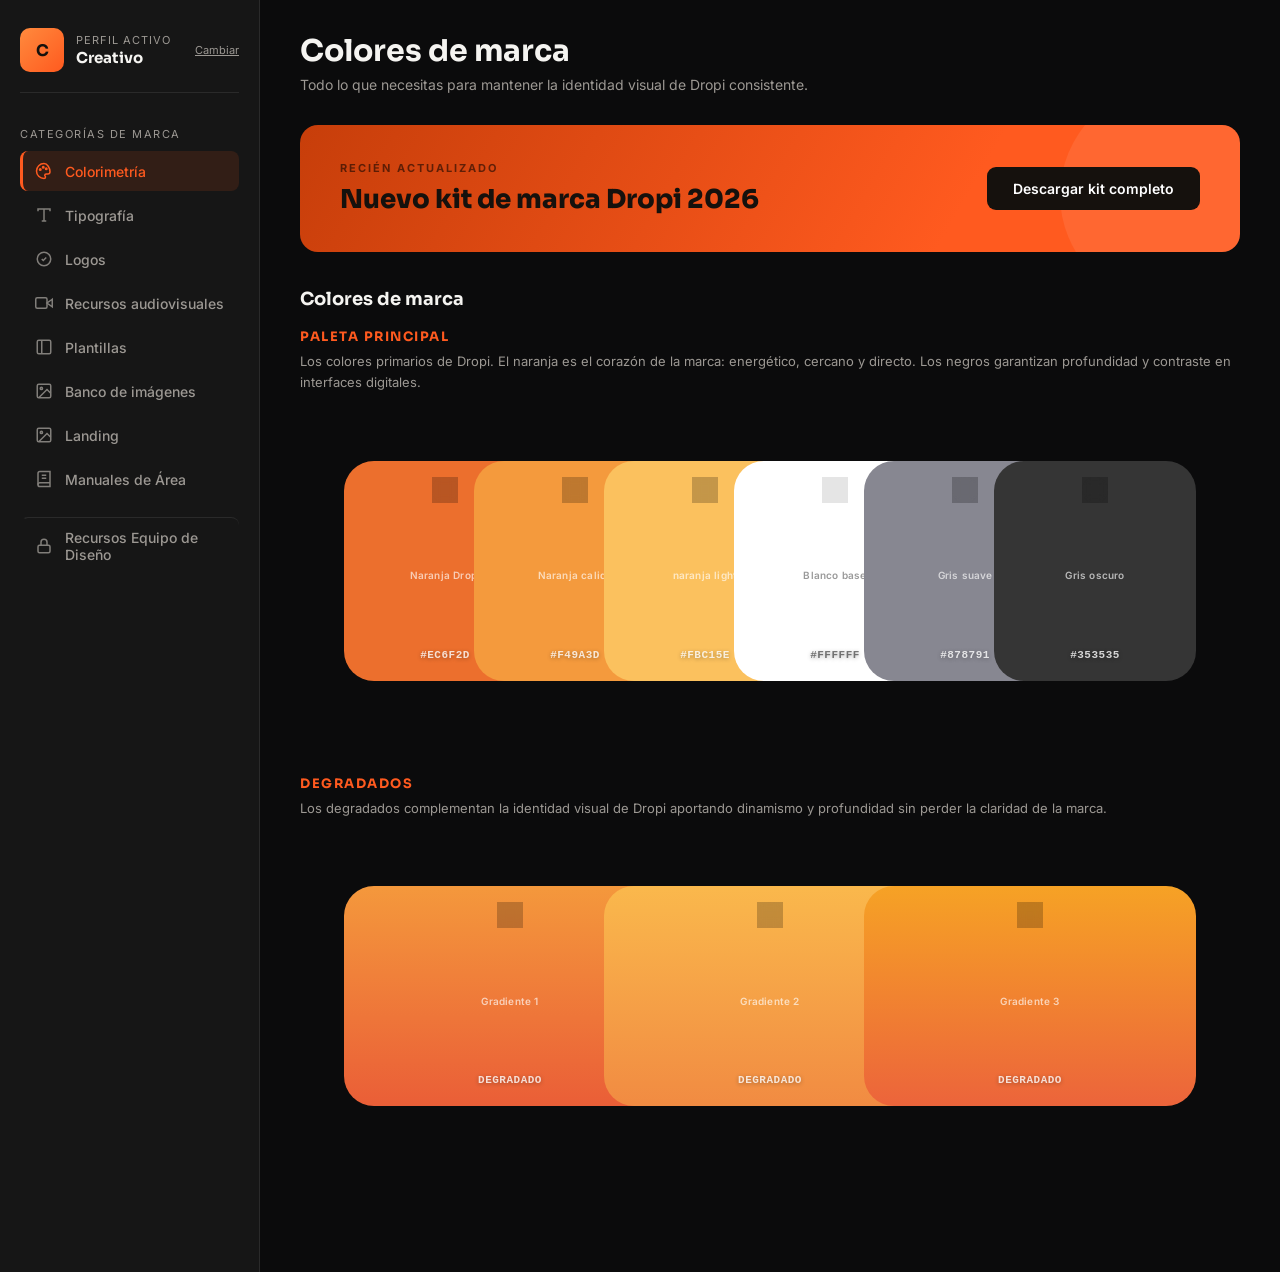
<file: dashboard-creativo.html>
<!DOCTYPE html>
<html lang="es">
<head>
<meta charset="UTF-8">
<meta name="viewport" content="width=device-width, initial-scale=1.0">
<title>Dropi Brand Hub — Creativo</title>
<link rel="preconnect" href="https://fonts.googleapis.com">
<link href="https://fonts.googleapis.com/css2?family=Sora:wght@400;500;600;700;800&family=Inter:wght@400;500;600;700&family=Raleway:wght@400;500;600;700;800&display=swap" rel="stylesheet">
<link rel="stylesheet" href="styles.css">
</head>
<body>

<section class="dashboard">
  <aside class="sidebar">
    <div class="sidebar-top">
      <div class="avatar-mini" style="background:linear-gradient(135deg,#FF8A3D,#FF5A1F);">C</div>
      <div class="who">
        <small>Perfil activo</small>
        <strong>Creativo</strong>
      </div>
      <a class="switch-profile" href="index.html">Cambiar</a>
    </div>
    <div>
      <div class="nav-label">Categorías de marca</div>
      <ul class="nav-list" id="navList">
        <li class="nav-item active" data-cat="colores"><svg viewBox="0 0 24 24" fill="none" stroke="currentColor" stroke-width="2"><path d="M12 2a10 10 0 1 0 0 20c1.5 0 2-1 2-2 0-.5-.2-1-.5-1.3-.3-.4-.5-.8-.5-1.2 0-1 .8-1.5 1.8-1.5H17a3 3 0 0 0 3-3c0-5-3.5-11-8-11z"/><circle cx="7" cy="10" r="1"/><circle cx="11" cy="7" r="1"/><circle cx="15" cy="9" r="1"/></svg>Colorimetría</li>
        <li class="nav-item" data-cat="tipografia"><svg viewBox="0 0 24 24" fill="none" stroke="currentColor" stroke-width="2"><polyline points="4 7 4 4 20 4 20 7"/><line x1="9" y1="20" x2="15" y2="20"/><line x1="12" y1="4" x2="12" y2="20"/></svg>Tipografía</li>
        <li class="nav-item" data-cat="logos"><svg viewBox="0 0 24 24" fill="none" stroke="currentColor" stroke-width="2"><circle cx="12" cy="12" r="9"/><path d="M9 12l2 2 4-4"/></svg>Logos</li>
        <li class="nav-item" data-cat="audiovisual"><svg viewBox="0 0 24 24" fill="none" stroke="currentColor" stroke-width="2"><polygon points="23 7 16 12 23 17 23 7"/><rect x="1" y="5" width="15" height="14" rx="2"/></svg>Recursos audiovisuales</li>
        <li class="nav-item" data-cat="plantillas"><svg viewBox="0 0 24 24" fill="none" stroke="currentColor" stroke-width="2"><rect x="3" y="3" width="18" height="18" rx="2"/><line x1="9" y1="3" x2="9" y2="21"/></svg>Plantillas</li>
        <li class="nav-item" data-cat="imagenes"><svg viewBox="0 0 24 24" fill="none" stroke="currentColor" stroke-width="2"><rect x="3" y="3" width="18" height="18" rx="2"/><circle cx="8.5" cy="8.5" r="1.5"/><polyline points="21 15 16 10 5 21"/></svg>Banco de imágenes</li>
        <li class="nav-item" data-cat="landing"><svg viewBox="0 0 24 24" fill="none" stroke="currentColor" stroke-width="2"><rect x="3" y="3" width="18" height="18" rx="2"/><circle cx="8.5" cy="8.5" r="1.5"/><polyline points="21 15 16 10 5 21"/></svg>Landing</li>
        <li class="nav-item" data-cat="manuales"><svg viewBox="0 0 24 24" fill="none" stroke="currentColor" stroke-width="2"><path d="M4 19.5A2.5 2.5 0 0 1 6.5 17H20"/><path d="M6.5 2H20v20H6.5A2.5 2.5 0 0 1 4 19.5v-15A2.5 2.5 0 0 1 6.5 2z"/><line x1="9" y1="7" x2="15" y2="7"/><line x1="9" y1="11" x2="15" y2="11"/></svg>Manuales de Área</li>
        <li class="nav-item nav-item--restricted" data-cat="diseno"><svg viewBox="0 0 24 24" fill="none" stroke="currentColor" stroke-width="2"><rect x="4" y="11" width="16" height="10" rx="2"/><path d="M8 11V7a4 4 0 0 1 8 0v4"/></svg>Recursos Equipo de Diseño</li>
      </ul>
    </div>
  </aside>

  <main class="main">
    <div class="main-header">
      <div>
        <h1 id="mainTitle">Colores de marca</h1>
        <p id="mainSubtitle">Todo lo que necesitas para mantener la identidad visual de Dropi consistente.</p>
      </div>
    </div>

    <div class="hero-banner" id="heroBanner">
      <div class="hero-text">
        <div class="eyebrow">Recién actualizado</div>
        <h2>Nuevo kit de marca Dropi 2026</h2>
      </div>
      <button class="hero-cta">Descargar kit completo</button>
    </div>

    <div class="section-title" id="sectionTitleWrap">
      <h3 id="sectionTitle">Colores de marca</h3>
    </div>

    <!-- contenedor exclusivo para el showcase de tipografía -->
    <div id="fontShowcase" style="display:none; margin-bottom:0;"></div>

    <div class="card-grid" id="cardGrid"></div>
  </main>
</section>

<script>
  const DL_ICON = `<svg viewBox="0 0 24 24" fill="none" stroke="currentColor" stroke-width="2.2"><path d="M21 15v4a2 2 0 0 1-2 2H5a2 2 0 0 1-2-2v-4"/><polyline points="7 10 12 15 17 10"/><line x1="12" y1="15" x2="12" y2="3"/></svg>`;
  const VLC_EXPAND_ICON = `<svg viewBox="0 0 24 24" fill="none" stroke="currentColor" stroke-width="2"><path d="M15 3h6v6"/><path d="M9 21H3v-6"/><path d="M21 3l-7 7"/><path d="M3 21l7-7"/></svg>`;

  const content = {
    colores: {
      title: 'Colores de marca',
      type: 'colors',
      palettes: [
        {
          label: 'Paleta principal',
          desc: 'Los colores primarios de Dropi. El naranja es el corazón de la marca: energético, cercano y directo. Los negros garantizan profundidad y contraste en interfaces digitales.',
          capsules: [
            {hex:'#EC6F2D', name:'Naranja Dropi',  light:false},
            {hex:'#F49A3D', name:'Naranja calido',   light:false},
            {hex:'#FBC15E', name:'naranja light',     light:false},
            {hex:'#FFFFFF', name:'Blanco base',  light:true},
            {hex:'#878791', name:'Gris suave',  light:false},
            {hex:'#353535', name:'Gris oscuro',  light:false}
          ]
        },
        {
          label: 'Degradados',
          desc: 'Los degradados complementan la identidad visual de Dropi aportando dinamismo y profundidad sin perder la claridad de la marca.',
          capsules: [
            {gradient: 'linear-gradient(0deg, #EA5E37 0%, #F4983C 100%)', name:'Gradiente 1',  light:false},
            {gradient: 'linear-gradient(0deg, #F18B42 0%, #FAB84C 100%)', name:'Gradiente 2',   light:false},
            {gradient: 'linear-gradient(0deg, #EC643B 0%, #F6A225 100%)', name:'Gradiente 3',     light:false}
          ]
        }
      ]
    },

    tipografia: {
      title: 'Tipografía',
      type: 'fonts',
      items: [
        {
          title: 'Tusker Grotesk',
          role: 'Títulos y display',
          desc: 'Uso en encabezados, hero y elementos de alto impacto visual.',
          sample: 'Tusker Grotesk',
          phrase: 'Dropi conecta el mundo',
          weights: ['Medium 1500','SemiBold 2500','Bold 4700','Super 9800'],
          downloadUrl: 'https://fonts.google.com/specimen/Sora',
          fontFamily: 'Tusker',
        },
        {
          title: 'Montserrat',
          role: 'Cuerpo de texto e interfaz',
          desc: 'Uso en párrafos, formularios, etiquetas y navegación.',
          sample: 'Montserrat',
          phrase: 'Recursos de marca Dropi',
          weights: ['Thin','ExtraLight','Light','Regular','Bold','Black'],
          downloadUrl: 'https://fonts.google.com/specimen/Inter',
          fontFamily: 'Inter',
        },
        {
          title: 'Guía de jerarquías',
          role: 'Documento de referencia',
          desc: 'Tamaños, pesos y espaciados recomendados para cada contexto.',
          icon: 'layout',
          downloadUrl: '#',
        },
      ]
    },

    logos: {
      title: 'Logos',
      type: 'logo-panels',
      variations: [
        { id:1,  label:'Logo principal a color' },
        { id:2,  label:'Isotipo' },
        { id:3,  label:'Wordmark' },
        { id:4,  label:'Horizontal' },
        { id:5,  label:'Vertical' },
        { id:6,  label:'Monocromático negro' },
        { id:7,  label:'Monocromático blanco' },
        { id:8,  label:'Escala de grises' },
        { id:9,  label:'Sobre fondo claro' },
        { id:10, label:'Sobre fondo oscuro' },
        { id:11, label:'Fondo transparente' },
        { id:12, label:'Con tagline' },
        { id:13, label:'Compacto / favicon' },
        { id:14, label:'Para redes sociales' },
        { id:15, label:'Para papelería' },
        { id:16, label:'Para merchandising' },
        { id:17, label:'Marca de agua' },
        { id:18, label:'Variación negativa' },
        { id:19, label:'Uso en video / intro' },
        { id:20, label:'Variación institucional' },
      ]
    },

    audiovisual: {
      title: 'Recursos audiovisuales',
      type: 'download-cards',
      items: [
        {
          title: 'Intro de marca',
          desc: 'Clip animado de 3 segundos para abrir presentaciones, videos y reels de redes sociales.',
          icon: 'video',
          tag: 'MP4 · MOV',
          downloadUrl: '#',
          downloadLabel: 'Descargar video',
        },
        {
          title: 'Plantillas de motion',
          desc: 'Proyectos base para After Effects con los colores, tipografías y elementos gráficos de marca.',
          icon: 'video',
          tag: 'AEP · MOGRT',
          downloadUrl: '#',
          downloadLabel: 'Descargar plantilla',
        },
        {
          title: 'Banco de sonido',
          desc: 'Jingles cortos y efectos de sonido oficiales de marca para videos y notificaciones.',
          icon: 'video',
          tag: 'MP3 · WAV',
          downloadUrl: '#',
          downloadLabel: 'Descargar audio',
        },
        {
          title: 'GIFs animados',
          desc: 'Stickers y GIFs de marca listos para usar en mensajería, campañas y redes sociales.',
          icon: 'image',
          tag: 'GIF · APNG',
          downloadUrl: '#',
          downloadLabel: 'Descargar GIFs',
        },
      ]
    },

    plantillas: {
      title: 'Plantillas',
      type: 'download-cards',
      items: [
        {
          title: 'Presentación corporativa',
          desc: 'Formato oficial para pitch decks, reportes trimestrales y presentaciones a clientes.',
          icon: 'layout',
          tag: 'PPTX · Figma',
          downloadUrl: '#',
          downloadLabel: 'Descargar plantilla',
        },
        {
          title: 'Plantillas de redes sociales',
          desc: 'Stories, posts cuadrados y carruseles listos para editar en Figma o Canva.',
          icon: 'layout',
          tag: 'Figma · Canva',
          downloadUrl: '#',
          downloadLabel: 'Descargar plantilla',
        },
        {
          title: 'Plantilla de documentos',
          desc: 'Encabezados, pie de página y estilos de marca para documentos de Word o Google Docs.',
          icon: 'layout',
          tag: 'DOCX · Google Docs',
          downloadUrl: '#',
          downloadLabel: 'Descargar plantilla',
        },
        {
          title: 'Email marketing',
          desc: 'Plantilla HTML para newsletters y correos transaccionales con identidad Dropi.',
          icon: 'type',
          tag: 'HTML · Figma',
          downloadUrl: '#',
          downloadLabel: 'Descargar plantilla',
        },
      ]
    },

    imagenes: {
      title: 'Banco de imágenes',
      type: 'download-cards',
      items: [
        {
          title: 'Fotografía de producto',
          desc: 'Sets fotográficos oficiales de producto en alta resolución, fondo blanco y en contexto.',
          icon: 'image',
          tag: 'JPG · PNG · TIFF',
          downloadUrl: '#',
          downloadLabel: 'Descargar fotos',
        },
        {
          title: 'Iconografía de marca',
          desc: 'Set completo de íconos en trazo consistente con el estilo visual de Dropi.',
          icon: 'image',
          tag: 'SVG · PNG',
          downloadUrl: '#',
          downloadLabel: 'Descargar íconos',
        },
        {
          title: 'Ilustraciones',
          desc: 'Recursos gráficos y piezas ilustradas para campañas, blog y materiales de comunicación.',
          icon: 'image',
          tag: 'SVG · PNG',
          downloadUrl: '#',
          downloadLabel: 'Descargar ilustraciones',
        },
        {
          title: 'Fondos y texturas',
          desc: 'Patrones, gradientes y texturas de marca para fondos en piezas digitales e impresas.',
          icon: 'image',
          tag: 'JPG · PNG',
          downloadUrl: '#',
          downloadLabel: 'Descargar fondos',
        },
      ]
    },

    landing: {
      title: 'Landing',
      type: 'landing-hub',
      palettes: {
        calida: {
          name: 'Paleta Cálida',
          desc: 'Paleta cálida usada en el hero y secciones destacadas del landing page. Transmite energía, calidez y cercanía con la marca.',
          capsules: [
            { hex: 'EA6113' },
            { hex: 'F88F22' },
            { hex: 'FBB931' },
            { hex: 'FFE3B3' }
          ]
        },
        neutra: {
          name: 'Paleta Neutra',
          desc: 'Colores neutros de apoyo, reutilizados del sistema de color de marca. Aportan contraste y equilibrio junto a la paleta cálida.',
          capsules: [
            { hex: 'FFFFFF' },
            { hex: '878791' },
            { hex: '353535' }
          ]
        }
      },
      typography: {
        principal: {
          fontFamily: 'Inter',
          label: 'Tipografía Principal · Inter',
          sample: 'Inter',
          phrase: 'Launch faster. Convert better.',
          desc: '<strong>Inter</strong> es la tipografía principal del landing page, pensada para textos de cuerpo, formularios y elementos de interfaz. Destaca por su alta legibilidad en pantalla, su versatilidad entre pesos y tamaños, y su óptimo desempeño en productos digitales.',
          weights: ['Regular', 'Medium', 'SemiBold', 'Bold', 'ExtraBold'],
          downloadUrl: 'https://fonts.google.com/specimen/Inter'
        },
        complementaria: {
          fontFamily: 'Sora',
          label: 'Tipografía Complementaria · Sora',
          sample: 'Sora',
          phrase: 'Diseño con carácter.',
          desc: '<strong>Sora</strong> es la tipografía complementaria del landing, utilizada en títulos, encabezados y elementos destacados. Aporta jerarquía visual y personalidad, con un carácter geométrico que equilibra la calidez de la marca.',
          weights: ['Regular', 'Medium', 'SemiBold', 'Bold', 'ExtraBold'],
          downloadUrl: 'https://fonts.google.com/specimen/Sora'
        }
      },
      designSystem: {
        logos: [
          { title: 'Logo principal', tag: 'SVG · PNG', downloadUrl: '#', downloadLabel: 'Descargar logo' },
          { title: 'Isotipo', tag: 'SVG · PNG', downloadUrl: '#', downloadLabel: 'Descargar isotipo' },
          { title: 'Variación monocromática', tag: 'SVG · PNG', downloadUrl: '#', downloadLabel: 'Descargar variación' },
        ],
        paginas: [
          { title: 'Home', variant: 'home' },
          { title: 'Checkout', variant: 'checkout' },
          { title: 'Dashboard', variant: 'dashboard' },
        ],
        botones: [
          { label: 'Primario', cls: 'ds-btn--primario' },
          { label: 'Neutral', cls: 'ds-btn--neutral' },
          { label: 'Informativo', cls: 'ds-btn--info' },
          { label: 'Success', cls: 'ds-btn--success' },
          { label: 'Danger', cls: 'ds-btn--danger' },
        ],
        botonesDocs: [
          {
            label: 'Primario', cls: 'ds-btn--primario',
            titulo: 'Botones Primarios',
            proposito: 'Comunican la acción principal de una pantalla o flujo. Guían la atención del usuario hacia la tarea más importante del contexto.',
            usos: 'Enviar formularios, confirmar compras, iniciar procesos clave como registro, checkout o guardado de cambios.',
            tallas: [{cls:'ds-btn--sm', label:'Small'}, {cls:'', label:'Medium'}, {cls:'ds-btn--lg', label:'Large'}],
            buenasPracticas: 'Usar un único botón primario por vista para no competir por la atención del usuario; evitar combinarlo con otro primario en el mismo bloque visual.'
          },
          {
            label: 'Neutral', cls: 'ds-btn--neutral',
            titulo: 'Botones Neutrales',
            proposito: 'Representan acciones secundarias o complementarias que no requieren el mismo énfasis visual que la acción principal.',
            usos: 'Cancelar, volver, "ver más", acciones alternativas dentro de un mismo formulario o tarjeta.',
            tallas: [{cls:'ds-btn--sm', label:'Small'}, {cls:'', label:'Medium'}, {cls:'ds-btn--lg', label:'Large'}],
            buenasPracticas: 'Ubicar junto al botón primario para ofrecer una salida o alternativa clara, sin restarle protagonismo a la acción principal.'
          },
          {
            label: 'Informativo', cls: 'ds-btn--info',
            titulo: 'Botones Informativos',
            proposito: 'Dirigen al usuario hacia contenido adicional o de referencia: ayuda, documentación o detalles ampliados.',
            usos: 'Ver más información, abrir tooltips extendidos, enlazar a guías o políticas dentro de la interfaz.',
            tallas: [{cls:'ds-btn--sm', label:'Small'}, {cls:'', label:'Medium'}, {cls:'ds-btn--lg', label:'Large'}],
            buenasPracticas: 'Reservar para acciones de bajo riesgo y consulta; no utilizar para confirmar o eliminar información.'
          },
          {
            label: 'Success', cls: 'ds-btn--success',
            titulo: 'Botones Success',
            proposito: 'Confirman que una acción se completó correctamente o refuerzan un resultado positivo dentro del flujo.',
            usos: 'Confirmaciones finales, mensajes de éxito, aprobación de procesos como pagos o publicaciones.',
            tallas: [{cls:'ds-btn--sm', label:'Small'}, {cls:'', label:'Medium'}, {cls:'ds-btn--lg', label:'Large'}],
            buenasPracticas: 'Usar solo tras una validación exitosa; evitar como botón de acción principal genérica.'
          },
        ],
        iconos: [
          { key: 'colorimetria', label: 'Colorimetría' },
          { key: 'tipografia',   label: 'Tipografía' },
          { key: 'logos',        label: 'Logos' },
          { key: 'audiovisual',  label: 'Audiovisual' },
          { key: 'plantillas',   label: 'Plantillas' },
          { key: 'imagenes',     label: 'Imágenes' },
          { key: 'check',        label: 'Success' },
          { key: 'download',     label: 'Descarga' },
        ],
        sombras: [
          { label: 'sm',   cls: 'shadow-sm' },
          { label: 'md',   cls: 'shadow-md' },
          { label: 'lg',   cls: 'shadow-lg' },
          { label: 'xl',   cls: 'shadow-xl' },
          { label: 'glow', cls: 'shadow-glow' },
        ]
      }
    },

    manuales: {
      title: 'Manuales de Área',
      type: 'download-cards',
      items: [
        {
          title: 'Manual de Diseño',
          desc: 'Lineamientos de marca, componentes y flujo de trabajo del equipo creativo de Dropi.',
          icon: 'image',
          tag: 'PDF',
          downloadUrl: 'recursos/manuales/manual-diseno.pdf',
          downloadLabel: 'Descargar manual',
        },
        {
          title: 'Manual de Producto',
          desc: 'Procesos, roadmap y buenas prácticas para el equipo de producto y desarrollo.',
          icon: 'layout',
          tag: 'PDF',
          downloadUrl: 'recursos/manuales/manual-producto.pdf',
          downloadLabel: 'Descargar manual',
        },
        {
          title: 'Manual de T.I.',
          desc: 'Estándares técnicos, seguridad de la información y accesos internos de sistemas.',
          icon: 'type',
          tag: 'PDF',
          downloadUrl: 'recursos/manuales/manual-ti.pdf',
          downloadLabel: 'Descargar manual',
        },
        {
          title: 'Manual Comercial y Marketing',
          desc: 'Tono de comunicación, campañas y lineamientos comerciales para todas las submarcas.',
          icon: 'video',
          tag: 'PDF',
          downloadUrl: 'recursos/manuales/manual-comercial.pdf',
          downloadLabel: 'Descargar manual',
        },
        {
          title: 'Manual de Operaciones y Logística',
          desc: 'Procesos de última milla, cobertura y estándares de entrega para el equipo operativo.',
          icon: 'layout',
          tag: 'PDF',
          downloadUrl: 'recursos/manuales/manual-operaciones.pdf',
          downloadLabel: 'Descargar manual',
        },
        {
          title: 'Manual de Servicio al Cliente',
          desc: 'Protocolos de atención, tono de voz y resolución de casos para soporte y CX.',
          icon: 'video',
          tag: 'PDF',
          downloadUrl: 'recursos/manuales/manual-servicio.pdf',
          downloadLabel: 'Descargar manual',
        },
        {
          title: 'Manual de Talento Humano',
          desc: 'Cultura organizacional, onboarding y procesos internos para colaboradores de Dropi.',
          icon: 'type',
          tag: 'PDF',
          downloadUrl: 'recursos/manuales/manual-talento.pdf',
          downloadLabel: 'Descargar manual',
        },
      ]
    },

    diseno: {
      title: 'Recursos Equipo de Diseño',
      type: 'design-repo',
      brands: [
        { key: 'dropi',            label: 'Dropi',             initial: 'D',  status: 'ready', color: 'dropi'            },
        { key: 'veloces',          label: 'Dropi Veloces',     initial: 'V',  status: 'ready', color: 'veloces'          },
        { key: 'leyendas',         label: 'Leyendas',          initial: 'LY', status: 'ready', color: 'leyendas'         },
        { key: 'ecomday',          label: 'EcomDay',           initial: 'E',  status: 'ready', color: 'ecomday'          },
        { key: 'dropiapp',         label: 'Dropi App',         initial: 'AP', status: 'ready', color: 'dropiapp'         },
        { key: 'ecommerceleague',  label: 'Ecommerce League',  initial: 'EL', status: 'ready', color: 'ecommerceleague'  },
        { key: 'academy',          label: 'Dropi Academy',     initial: 'AC', status: 'ready', color: 'academy'          },
        { key: 'dropiturbo',       label: 'Dropi Turbo',       initial: 'T',  status: 'ready', color: 'turbo'            },
        { key: 'confio',           label: 'Confío',            initial: 'CF', status: 'ready', color: 'confio'           },
        { key: 'chateapro',        label: 'Chatea Pro',        initial: 'CP', status: 'ready', color: 'chateapro'        },
        { key: 'n8n',              label: 'n8n',               initial: 'N8', status: 'ready', color: 'n8n'              },
        { key: 'playbooks',        label: 'Playbooks',         initial: 'PB', status: 'ready', color: 'playbook'         },
      ]
    }
  };

  const icons = {
    type:   '<polyline points="4 7 4 4 20 4 20 7"/><line x1="9" y1="20" x2="15" y2="20"/><line x1="12" y1="4" x2="12" y2="20"/>',
    logo:   '<circle cx="12" cy="12" r="9"/><path d="M9 12l2 2 4-4"/>',
    video:  '<polygon points="23 7 16 12 23 17 23 7"/><rect x="1" y="5" width="15" height="14" rx="2"/>',
    layout: '<rect x="3" y="3" width="18" height="18" rx="2"/><line x1="9" y1="3" x2="9" y2="21"/>',
    image:  '<rect x="3" y="3" width="18" height="18" rx="2"/><circle cx="8.5" cy="8.5" r="1.5"/><polyline points="21 15 16 10 5 21"/>'
  };

  /* íconos usados en la vitrina de Sistema de Diseño (reutilizan los trazos del sidebar) */
  const dsIcons = {
    colorimetria: '<path d="M12 2a10 10 0 1 0 0 20c1.5 0 2-1 2-2 0-.5-.2-1-.5-1.3-.3-.4-.5-.8-.5-1.2 0-1 .8-1.5 1.8-1.5H17a3 3 0 0 0 3-3c0-5-3.5-11-8-11z"/><circle cx="7" cy="10" r="1"/><circle cx="11" cy="7" r="1"/><circle cx="15" cy="9" r="1"/>',
    tipografia:   '<polyline points="4 7 4 4 20 4 20 7"/><line x1="9" y1="20" x2="15" y2="20"/><line x1="12" y1="4" x2="12" y2="20"/>',
    logos:        '<circle cx="12" cy="12" r="9"/><path d="M9 12l2 2 4-4"/>',
    audiovisual:  '<polygon points="23 7 16 12 23 17 23 7"/><rect x="1" y="5" width="15" height="14" rx="2"/>',
    plantillas:   '<rect x="3" y="3" width="18" height="18" rx="2"/><line x1="9" y1="3" x2="9" y2="21"/>',
    imagenes:     '<rect x="3" y="3" width="18" height="18" rx="2"/><circle cx="8.5" cy="8.5" r="1.5"/><polyline points="21 15 16 10 5 21"/>',
    check:        '<polyline points="20 6 9 17 4 12"/>',
    download:     '<path d="M21 15v4a2 2 0 0 1-2 2H5a2 2 0 0 1-2-2v-4"/><polyline points="7 10 12 15 17 10"/><line x1="12" y1="15" x2="12" y2="3"/>'
  };

  /* estado de la pestaña activa dentro de Landing */
  let landingTab = 'landing';

  /* ---- COLORES ---- */
  function renderCapsules(palettes, container){
    container.innerHTML = '';
    palettes.forEach(palette => {
      const header = document.createElement('div');
      header.className = 'palette-header';
      header.innerHTML = `
        <div class="colors-section-label">${palette.label}</div>
        <p class="palette-desc">${palette.desc}</p>`;
      container.appendChild(header);

      const row = document.createElement('div');
      row.className = 'color-capsule-grid';
      palette.capsules.forEach((cap, i) => {
        const el = document.createElement('div');
        el.className = 'color-capsule' + (cap.light ? ' light-cap' : '');
        
        // Magia aquí: Usa gradient si existe, de lo contrario usa hex
        el.style.background = cap.gradient ? cap.gradient : cap.hex;
        
        el.title = cap.name;
        
        // Define qué texto mostrar en la parte inferior de la cápsula
        const labelInferior = cap.hex ? cap.hex : 'DEGRADADO';

        el.innerHTML = `<div class="cap-number">${i+1}</div><div class="cap-name">${cap.name}</div><div class="cap-hex">${labelInferior}</div>`;
        row.appendChild(el);
      });
      container.appendChild(row);
      container.insertAdjacentHTML('beforeend','<div style="height:36px"></div>');
    });
  }

  /* ---- LANDING: paleta + tipografía + sistema de diseño ---- */
  function buildPaletteCard(p) {
    const hexList = p.capsules.map(c => c.hex);
    return `
      <div class="landing-palette-card">
        <h3 class="lpc-title">${p.name}</h3>
        <div class="lpc-capsule-row">
          ${p.capsules.map(c => `<div class="lpc-capsule" style="background:#${c.hex}" title="${c.hex}"></div>`).join('')}
        </div>
        <div class="lpc-hex-row">
          ${hexList.map(h => `<span>${h}</span>`).join('')}
        </div>
        <div class="lpc-gradient-bar" style="background:linear-gradient(90deg, ${hexList.map(h => '#' + h).join(', ')})"></div>
        <p class="lpc-desc">${p.desc}</p>
      </div>`;
  }

  function buildTypographyCard(t) {
    return `
      <div class="landing-type-capsule">
        <div class="ltc-inner">
          <div class="ltc-left">
            <div class="ltc-label">${t.label}</div>
            <div class="ltc-sample" style="font-family:'${t.fontFamily}',sans-serif">${t.sample}</div>
            <div class="ltc-phrase" style="font-family:'${t.fontFamily}',sans-serif">${t.phrase}</div>
            <p class="ltc-desc">${t.desc}</p>
            <a class="download-btn download-btn--warm ltc-download" href="${t.downloadUrl}" target="_blank">${DL_ICON}Descargar tipografía</a>
          </div>
          <div class="ltc-right">
            ${t.weights.map(w => `<span class="weight-pill">${w}</span>`).join('')}
          </div>
        </div>
      </div>`;
  }

  function buildLandingTabContent(data) {
    return `
      <div class="landing-palette-row">
        ${buildPaletteCard(data.palettes.calida)}
        ${buildPaletteCard(data.palettes.neutra)}
      </div>

      ${buildTypographyCard(data.typography.principal)}
      ${buildTypographyCard(data.typography.complementaria)}`;
  }

  function buildSistemaTabContent(ds) {
    const logoCards = ds.logos.map(d => `
      <div class="logo-dl-card">
        <div class="logo-dl-card__title">${d.title}</div>
        <span class="dl-tag">${d.tag}</span>
        <div class="logo-dl-card__footer">
          <a class="download-btn download-btn--warm" href="${d.downloadUrl}" target="_blank">${DL_ICON}${d.downloadLabel}</a>
        </div>
      </div>`).join('');

    const pageCards = ds.paginas.map(pg => `
      <div class="page-mockup-card">
        <div class="page-mockup-thumb page-mockup-thumb--${pg.variant}">
          <div class="pm-bar"></div>
          <div class="pm-hero"></div>
          <div class="pm-rows"><span></span><span></span><span></span></div>
        </div>
        <div class="page-mockup-title">${pg.title}</div>
      </div>`).join('');

    const btnCards = ds.botones.map(b => `
      <div class="btn-showcase-item">
        <button class="ds-btn ${b.cls}">${b.label}</button>
        <span class="btn-showcase-label">${b.label}</span>
      </div>`).join('');

    const btnDocCards = ds.botonesDocs.map(b => `
      <div class="btn-doc-card">
        <div class="btn-doc-head">
          <button class="ds-btn ${b.cls}">${b.label}</button>
          <h4>${b.titulo}</h4>
        </div>
        <div class="btn-doc-row">
          <span class="btn-doc-label">Propósito</span>
          <p>${b.proposito}</p>
        </div>
        <div class="btn-doc-row">
          <span class="btn-doc-label">Casos de uso</span>
          <p>${b.usos}</p>
        </div>
        <div class="btn-doc-row">
          <span class="btn-doc-label">Tamaños disponibles</span>
          <div class="btn-doc-sizes">
            ${b.tallas.map(s => `<button class="ds-btn ${b.cls} ${s.cls}">${s.label}</button>`).join('')}
          </div>
        </div>
        <div class="btn-doc-row">
          <span class="btn-doc-label">Estados</span>
          <div class="btn-doc-states">
            <button class="ds-btn ${b.cls}">Normal</button>
            <button class="ds-btn ${b.cls} is-hover">Hover</button>
            <button class="ds-btn ${b.cls} is-active">Active</button>
            <button class="ds-btn ${b.cls}" disabled>Disabled</button>
          </div>
        </div>
        <div class="btn-doc-row">
          <span class="btn-doc-label">Buenas prácticas</span>
          <p>${b.buenasPracticas}</p>
        </div>
      </div>`).join('');

    const iconTiles = ds.iconos.map(ic => `
      <div class="icon-tile">
        <svg viewBox="0 0 24 24" fill="none" stroke="currentColor" stroke-width="2">${dsIcons[ic.key]}</svg>
        <span>${ic.label}</span>
      </div>`).join('');

    const shadowCards = ds.sombras.map(s => `
      <div class="shadow-card ${s.cls}"><span>${s.label}</span></div>`).join('');

    return `
      <div class="sd-section">
        <div class="sd-section-title">Logos</div>
        <div class="sd-logo-row">${logoCards}</div>
      </div>

      <div class="sd-section">
        <div class="sd-section-title">Páginas</div>
        <div class="page-mockup-grid">${pageCards}</div>
      </div>

      <div class="sd-section">
        <div class="sd-section-title">Botones</div>
        <div class="btn-showcase-grid">${btnCards}</div>
        <div class="btn-doc-grid">${btnDocCards}</div>
      </div>

      <div class="sd-section">
        <div class="sd-section-title">Iconos</div>
        <div class="icon-showcase-grid">${iconTiles}</div>
        <div class="icon-download-footer">
          <a class="download-btn download-btn--warm" href="#" target="_blank">${DL_ICON}Descargar PNG</a>
        </div>
      </div>

      <div class="sd-section">
        <div class="sd-section-title">Paginación</div>
        <div class="pagination-demo">
          <button class="page-arrow">&larr;</button>
          <button class="page-btn active">1</button>
          <button class="page-btn">2</button>
          <button class="page-btn">3</button>
          <span class="page-ellipsis">…</span>
          <button class="page-btn">8</button>
          <button class="page-arrow">&rarr;</button>
        </div>
      </div>

      <div class="sd-section">
        <div class="sd-section-title">Sombras</div>
        <div class="shadow-showcase-grid">${shadowCards}</div>
      </div>`;
  }

  function renderLandingHub(data) {
    const grid = document.getElementById('cardGrid');
    grid.style.display = 'block';

    grid.innerHTML = `
      <div class="landing-tabs">
        <button class="landing-tab-btn ${landingTab === 'landing' ? 'active' : ''}" data-tab="landing">Landing</button>
        <button class="landing-tab-btn ${landingTab === 'sistema' ? 'active' : ''}" data-tab="sistema">Sistema de Diseño</button>
      </div>
      <div class="landing-tab-panel" id="landingPanel"></div>`;

    document.querySelectorAll('.landing-tab-btn').forEach(btn => {
      btn.addEventListener('click', () => {
        landingTab = btn.dataset.tab;
        renderLandingHub(data);
      });
    });

    const panel = document.getElementById('landingPanel');
    panel.innerHTML = landingTab === 'landing'
      ? buildLandingTabContent(data)
      : buildSistemaTabContent(data.designSystem);

    /* interactividad simple de la paginación demo */
    panel.querySelectorAll('.page-btn').forEach(btn => {
      btn.addEventListener('click', () => {
        panel.querySelectorAll('.page-btn').forEach(b => b.classList.remove('active'));
        btn.classList.add('active');
      });
    });
  }

  /* ---- RECURSOS EQUIPO DE DISEÑO (login + repositorio, sin salir del dashboard) ---- */
  const DESIGN_REPO_SESSION_KEY = 'dropi_design_team_auth';

  /* Credenciales exclusivas del equipo de diseño. Al ser un sitio estático sin
     backend, esta validación ocurre del lado del cliente: es un control de
     acceso básico, no una autenticación real. Para producción se recomienda
     conectar este formulario a un servicio de autenticación (backend propio,
     Auth0, Firebase Auth, SSO interno de Dropi, etc.). */
  const DESIGN_TEAM_CREDENTIALS = {
    usuario:    'Creativosdropi_Cracks',
    contrasena: 'produccioncreativa_202607'
  };

  let designRepoDetailBrand = null;

  function buildDesignLoginPanel() {
    return `
      <div class="design-repo-panel">
        <div class="design-login-split" id="designLoginCard">

          <div class="design-login-visual">
            <span class="design-login-dot design-login-dot--1"></span>
            <span class="design-login-dot design-login-dot--2"></span>
            <span class="design-login-dot design-login-dot--3"></span>
            <span class="design-login-dot design-login-dot--4"></span>
            <img src="recursos/imagen_hero.png" alt="Repositorio de marcas Dropi" class="design-hero-img">
            <div class="design-login-brand">Equipo de Diseño</div>
          </div>

          <div class="design-login-form-panel">
            <h3 class="login-title">Iniciar sesión</h3>
            <p class="login-subtitle">Accede al repositorio interno del equipo de diseño.</p>

            <form class="login-form" id="designLoginForm" autocomplete="off">
              <div class="login-field">
                <label for="designLoginUser">Usuario</label>
                <input type="text" id="designLoginUser" placeholder="Tu usuario" autocomplete="username" required>
              </div>
              <div class="login-field">
                <label for="designLoginPass">Contraseña</label>
                <input type="password" id="designLoginPass" placeholder="Tu contraseña" autocomplete="current-password" required>
              </div>

              <div class="login-error" id="designLoginError">Usuario o contraseña incorrectos.</div>

              <button type="submit" class="login-btn">Iniciar sesión</button>
            </form>
          </div>

        </div>
      </div>`;
  }

  function buildDesignRepoGrid(brands) {
    const cards = brands.map(b => `
      <div class="brand-folder-card brand-folder-card--${b.color}" data-brand-key="${b.key}" data-brand-label="${b.label}" data-brand-initial="${b.initial}" data-brand-status="${b.status}">
        <div class="brand-folder-status brand-folder-status--${b.status === 'ready' ? 'ready' : 'soon'}">${b.status === 'ready' ? 'Disponible' : 'Próximamente'}</div>
        <div class="brand-folder-logo">
          <img src="recursos/${b.key}.png" alt="${b.label}" onerror="this.style.display='none'; this.nextElementSibling.style.display='flex';">
          <span class="brand-folder-logo-fallback">
            <svg viewBox="0 0 24 24" fill="none" stroke="currentColor" stroke-width="1.5">
              <rect x="3" y="3" width="18" height="18" rx="3"/>
              <circle cx="8.5" cy="8.5" r="1.6"/>
              <polyline points="21 15 16 10 5 21"/>
            </svg>
          </span>
        </div>
        <div class="brand-folder-name">${b.label}</div>
        <div class="brand-folder-meta">${b.status === 'ready' ? 'Repositorio de marca completo' : 'Repositorio de marca'}</div>
      </div>`).join('');

    return `
      <div class="repo-header repo-header--inline">
        <div class="design-greeting">
          <h2 class="design-greeting-title">Hola, diseñador.</h2>
          <p>En este repositorio encontrarás los archivos necesarios para diseñar cada una de las marcas.</p>
        </div>
        <a class="repo-logout" href="#" id="designLogoutLink">Cerrar sesión</a>
      </div>
      <div class="brand-folder-grid" id="designBrandGrid">${cards}</div>
      <div class="repo-detail" id="designRepoDetail"></div>`;
  }

  function buildDesignRepoDetail(brand) {
    return `
      <div class="repo-detail-icon">${brand.initial}</div>
      <h2>${brand.label}</h2>
      <p>El repositorio de diseño de ${brand.label} aún no ha sido habilitado. Cuando esté listo, sus carpetas de colores, tipografía, logos y recursos aparecerán aquí con el mismo formato que el repositorio de Dropi.</p>
      <a class="repo-detail-back" href="#" id="designDetailBack">← Volver al repositorio</a>`;
  }

  /* ============================================================
     PÁGINAS DE MARCA — playbook interactivo reutilizable
     (vive dentro de "Recursos Equipo de Diseño", sin salir del
     dashboard; sigue el mismo patrón liquid glass del resto del
     sitio. Un mismo motor —tematizado vía --vlc / --vlc-rgb en
     CSS— genera la página de Veloces y la de todas las demás
     submarcas, cada una con su color, tipografía y copy propios)
     ============================================================ */

  /* convierte un HEX (#RRGGBB) a "r,g,b" para las variables --vlc-rgb */
  function hexToRgbList(hex) {
    const h = hex.replace('#', '');
    const full = h.length === 3 ? h.split('').map(c => c + c).join('') : h;
    const n = parseInt(full, 16);
    return `${(n >> 16) & 255},${(n >> 8) & 255},${n & 255}`;
  }

  /* genera una variante más oscura del color de marca (para degradados,
     ej. el banner de tipografía), manteniendo siempre el tono de la marca
     en vez de un color fijo ajeno a ella */
  function hexDarken(hex, amount) {
    const h = hex.replace('#', '');
    const full = h.length === 3 ? h.split('').map(c => c + c).join('') : h;
    const n = parseInt(full, 16);
    const r = Math.max(0, Math.round(((n >> 16) & 255) * (1 - amount)));
    const g = Math.max(0, Math.round(((n >> 8) & 255) * (1 - amount)));
    const b = Math.max(0, Math.round((n & 255) * (1 - amount)));
    return `rgb(${r},${g},${b})`;
  }

  /* Lista de RESPALDO usada SOLO si una submarca no define su propio
     arreglo "logos" en BRAND_PAGES. Cada submarca declara su propia
     cantidad de variantes de logo (pueden ser 3, 6, 14... las que existan
     realmente) — ya no se comparte automáticamente entre marcas; esta
     lista de 14 solo actúa como red de seguridad para una marca nueva
     que aún no fue configurada. Los archivos reales van en
     recursos/<marca>/logo-N.png; si no existen, se muestra un espacio
     vacío (ver vlcLogoImgError). */
  const DEFAULT_LOGO_LABELS = [
    'Isotipo principal',
    'Isotipo variante color',
    'Isotipo variante negra',
    'Logo oficial color',
    'Logo oficial blanco',
    'Logo oficial negro',
    'Logo compuesto color',
    'Logo compuesto blanco',
    'Logo compuesto negro',
    'Logo compuesto multicolor',
    'Logo oficial compuesto color',
    'Logo oficial compuesto blanco',
    'Logo oficial compuesto negro',
    'Logo oficial compuesto multicolor',
  ];

  /* ---- CONFIGURACIÓN DE CADA SUBMARCA ----
     Cada submarca es 100% independiente: cada arreglo (colors, logos,
     gallery, audiovisual) puede tener la cantidad de elementos que
     realmente existan para esa marca — no tienen que igualar los de
     Veloces, que fue solo la referencia inicial de diseño.

     key         → debe coincidir con el "key" usado en el repositorio de diseño
     name        → nombre mostrado en el hero ("¿Qué es X?")
     colorHex    → color de acento de la marca (tematiza TODA la página:
                   fondos, bordes, botones, dots, etc. vía --vlc/--vlc-rgb)
     heroImage   → (opcional) ruta a una imagen de fondo propia para el hero,
                   ej. 'recursos/<marca>/hero.jpg'. Si se omite, se usa el
                   banner genérico por defecto.
     colors      → chips del panel "COLORES" del hero. Cantidad libre (no
                   tiene que ser 4, puede ser 2, 3, 5...).
     tagline     → texto de introducción de la marca
     typography  → tipografía oficial mostrada en el banner
     logos       → (opcional) arreglo de etiquetas para el carrusel de
                   logos, ej. ['Isotipo principal', 'Logo horizontal', ...].
                   La cantidad de logos de esta marca ES la cantidad de
                   etiquetas que pongas aquí (ya no depende de Veloces).
                   Los archivos deben existir en recursos/<key>/logo-1.png,
                   logo-2.png, etc., en el mismo orden. Si se omite este
                   campo, se usa DEFAULT_LOGO_LABELS (14 genéricas) como
                   respaldo.
     gallery     → línea gráfica (carrusel inferior). Cantidad libre.
     audiovisual → recursos en video/animación de la marca. Cantidad libre. */
  const BRAND_PAGES = {
    veloces: {
      key: 'veloces', name: 'Veloces', colorHex: '#FF0072',
      colors: [
        { hex: '#FFFFFF', label: 'Blanco' },
        { hex: '#FF0072', label: 'Magenta' },
        { hex: '#111111', label: 'Negro' },
        { hex: '#7D7D7D', label: 'Gris' },
      ],
      tagline: 'Veloces es la marca de logística exprés de Dropi: entregas rápidas, diseño dinámico y una identidad pensada para transmitir velocidad, energía y confianza en cada kilómetro recorrido.',
      typography: { name: 'RALEWAY', file: 'recursos/veloces/Raleway.zip', desc: 'Raleway es la tipografía oficial de Veloces: geométrica, moderna y muy legible, usada en titulares y piezas de comunicación de la marca.' },
      logos: DEFAULT_LOGO_LABELS, /* Veloces sí tiene las 14 variantes reales */
      gallery: [
        { title: 'Velocidad', sub: 'sin límites', img: 'recursos/flyer_1.jpeg' },
        { title: 'Supera', sub: 'tus límites', img: 'recursos/imagen_veloces.png' },
        { title: 'Diseño que', sub: 'te lleva más lejos', img: 'recursos/Artboard_3.png' },
        { title: 'Entregas agiles', sub: 'más fuerte', img: 'recursos/recurso_2veloces.jpg' },
        { title: 'Entrega', sub: 'sin fronteras', img: 'recursos/PortadaVeloces.jpeg' },
        { title: 'Estilo en', sub: 'movimiento', img: 'recursos/Artboard4.png' },
      ],
      audiovisual: [
        { title: 'Trazo animado', meta: 'Clase en video · 3:10', url: 'recursos/Trazo_Animado.mov' },
        { title: 'Cortinilla Vertical Veloces', meta: 'Clase en video · 2:45', url: 'recursos/CortinillaVertical_Veloces.mp4' },
        { title: 'Cortinilla Vertical Veloces sin fondo', meta: 'Clase en video · 3:58', url: 'recursos/Cortinilla_sinfondo_veloces.mov' },
        { title: 'Cortinilla Horizontal con Fondo', meta: 'Clase en video · 5:20', url: 'recursos/cortinillaH_confondo.mp4' },
        { title: 'Cortinilla Horizontal sin Fondo', meta: 'Clase en video · 5:20', url: 'recursos/CortinillaH_sinfodo.mp4' },
      ],
    },

    leyendas: {
      key: 'leyendas', name: 'Leyendas', colorHex: '#FF0000',
       heroImage: 'recursos/leyendas/hero.jpg',
      colors: [
        { hex: '#FFFFFF', label: 'Blanco' },
        { hex: '#FF0000', label: 'Rojo' },
        { hex: '#111111', label: 'Negro' },
        { hex: '#7D7D7D', label: 'Gris' },
      ],
      tagline: 'Leyendas es el reconocimiento a los aliados y repartidores que marcan la diferencia en Dropi: una identidad audaz y de alto contraste que celebra a quienes superan cada reto.',
      typography: [
        { name: 'CHAKRA PETCH', file: 'recursos/leyendas/ChakraPetch.zip', desc: 'Chakra Petch es la tipografía oficial de Leyendas: de trazo técnico y angular, aporta el carácter futurista propio de la marca.', weights: ['Bold', 'Regular'] },
        { name: 'RATIONALE', file: 'recursos/leyendas/Rationale.zip', desc: 'Rationale es la tipografía complementaria de Leyendas, usada en textos de apoyo con un carácter técnico y limpio.', weights: ['Regular'] },
      ],
      logos: [
        'Isotipo principal',
        'Logo oficial dorado',
        'Logo oficial naranja',
      ],
      gallery: [
        { title: 'Historias que', sub: 'inspiran', img: 'recursos/leyendas/MedallaCinematografica.png' },
        { title: 'Grandes', sub: 'hazañas', img: 'recursos/leyendas/Robots.png' },
        { title: 'Reconocimiento', sub: 'real', img: 'recursos/leyendas/Medalla.png' },
        { title: 'Reconocimiento', sub: 'real', img: 'recursos/leyendas/leyendas_4.jpg' },
      ],
      audiovisual: [
        { title: 'Intro Leyendas', meta: 'Clase en video · 2:30', url: 'recursos/leyendas/Final_Render.mp4' },
        { title: 'Tomas Close up armadura Leyendas', meta: 'Clase en video · 3:00', url: 'recursos/leyendas/Tomas_ArmadurasCloseUp.mp4' },
        { title: 'Tomas Armaduras General', meta: 'Clase en video · 2:15', url: 'recursos/leyendas/Tomas_ArmadurasGeneral.mp4' },
         { title: 'leyendas Vertical', meta: 'Clase en video · 2:15', url: 'recursos/leyendas/recursos_6.mp4' },
      ],
    },

    ecomday: {
      key: 'ecomday', name: 'EcomDay', colorHex: '#FF4800',
      heroImage: 'recursos/EcomDay/hero.jpg',
      colors: [
        { hex: '#FFFFFF', label: 'Blanco' },
        { hex: '#FF4800', label: 'Naranja' },
        { hex: '#111111', label: 'Negro' },
        { hex: '#7D7D7D', label: 'Gris' },
      ],
      tagline: 'EcomDay es el evento insignia de e-commerce de Dropi: un espacio de aprendizaje, networking y tendencias para marcas y emprendedores digitales.',
      typography: [
        { name: 'TUSKER GROTESK', file: 'recursos/ecomday/TuskerGrotesk.zip', desc: 'Tusker Grotesk es la tipografía oficial de EcomDay: geométrica y contemporánea, coherente con el resto del ecosistema Dropi.', weights: ['Regular'] },
        { name: 'MONTSERRAT', file: 'recursos/ecomday/Montserrat.zip', desc: 'Montserrat acompaña a Tusker Grotesk en textos de cuerpo, aportando versatilidad y buena legibilidad.', weights: ['Regular'] },
        { name: 'BEBAS NEUE', file: 'recursos/ecomday/BebasNeue.zip', desc: 'Bebas Neue se usa en titulares de alto impacto dentro de las piezas de EcomDay.', weights: ['Regular'] },
      ],
      logos: [
        'Isotipo principal',
        'Logo oficial color',
        'Logo oficial blanco',
        'Logo evento (fecha)',
      ],
      gallery: [
        { title: 'El evento', sub: 'del e-commerce', img: 'recursos/ecomday/historia_destacada.png' },
        { title: 'Networking', sub: 'y tendencias', img: 'recursos/ecomday/recurso_2.png' },
        { title: 'Aprende y', sub: 'crece', img: 'recursos/ecomday/recurso_3.png' },
        { title: 'Aprende y', sub: 'crece', img: 'recursos/ecomday/recurso_4.png' },
        { title: 'Aprende y', sub: 'crece', img: 'recursos/ecomday/recurso_5.png' },
        

      ],
      audiovisual: [
        { title: 'Cortinilla Naranja', meta: 'Clase en video · 00:02', url: 'recursos/ecomday/cortinilla_naranja.mp4' },
        { title: 'Cortinilla sin fondo', meta: 'Clase en video · 2:20', url: 'recursos/ecomday/cortinilla_sinfondo.mov' },
      ],
    },

    dropiapp: {
      key: 'dropiapp', name: 'Dropi App', colorHex: '#FBC15E',
      heroImage: 'recursos/dropiapp/hero.jpg',
      colors: [
        { hex: '#FFFFFF', label: 'Blanco' },
        { hex: '#FBC15E', label: 'Amarillo' },
        { hex: '#111111', label: 'Negro' },
        { hex: '#7D7D7D', label: 'Gris' },
      ],
      tagline: 'Dropi App es el corazón del ecosistema: la aplicación con la que miles de emprendedores gestionan pedidos, envíos y pagos desde su celular.',
      typography: { name: 'SORA', file: 'recursos/dropiapp/Sora.zip', desc: 'Sora es la tipografía oficial de Dropi App: clara y legible incluso en pantallas pequeñas, pensada para producto.' },
      logos: [
        'Logo Dropi APP',
        'Logo Dropi APP COMPUESTO',
        'Logo Dropi APP naranja',
        'Logo Dropi APP2 naranja',
      ],
      gallery: [
        { title: 'Gestiona todo', sub: 'desde tu celular', img: 'recursos/dropiapp/gal-1.jpg' },
        { title: 'Pedidos y', sub: 'envíos', img: 'recursos/dropiapp/gal-2.jpg' },
        { title: 'Tu negocio,', sub: 'en tus manos', img: 'recursos/dropiapp/gal-3.jpg' },
      ],
      audiovisual: [
        { title: 'Dropi app Beneficios', meta: 'Clase en video · 00:30', url: 'recursos/dropiapp/DropiApp_Beneficios.mp4' },
        { title: 'Cortinilla Dropi App', meta: 'Clase en video · 2:10', url: 'recursos/dropiapp/Dropiapp_cortinilla.mp4' },
        { title: 'Cortinilla Dropi App', meta: 'Clase en video · 2:10', url: 'recursos/dropiapp/Dropiapp_cortinilla.mp4' },
      ],
    },

    ecommerceleague: {
      key: 'ecommerceleague', name: 'Ecommerce League', colorHex: '#FFFFFF',
      colors: [
        { hex: '#FFFFFF', label: 'Blanco' },
        { hex: '#111111', label: 'Negro' },
        { hex: '#7D7D7D', label: 'Gris' },
      ],
      tagline: 'Ecommerce League es la comunidad de vendedores más grande de Dropi: un espacio para competir, aprender y crecer entre pares del comercio electrónico.',
      typography: [
        { name: 'TUSKER GROTESK', file: 'recursos/ecommerceleague/TuskerGrotesk.zip', desc: 'Tusker Grotesk es la tipografía de titulares de Ecommerce League: geométrica y de alto contraste.', weights: ['Regular'] },
        { name: 'MONTSERRAT', file: 'recursos/ecommerceleague/Montserrat.zip', desc: 'Montserrat es la tipografía de texto de Ecommerce League: sobria y versátil, acorde a una identidad translúcida en blanco.', weights: ['Regular'] },
      ],
      logos: [
        'Isotipo principal',
        'Logo oficial blanco',
        'Logo oficial negro',
      ],
      gallery: [
        { title: 'La liga del', sub: 'e-commerce', img: 'recursos/ecommerceleague/gal-1.jpg' },
        { title: 'Compite y', sub: 'crece', img: 'recursos/ecommerceleague/gal-2.jpg' },
        { title: 'Comunidad', sub: 'de vendedores', img: 'recursos/ecommerceleague/gal-3.jpg' },
      ],
      audiovisual: [
        { title: 'Intro de marca', meta: 'Clase en video · 2:05', url: 'recursos/ecommerceleague/intro.mp4' },
        { title: 'Cortinilla Ecommerce League', meta: 'Clase en video · 2:30', url: 'recursos/ecommerceleague/cortinilla.mp4' },
      ],
    },

    academy: {
      key: 'academy', name: 'Dropi Academy', colorHex: '#F24405',
      colors: [
        { hex: '#FFFFFF', label: 'Blanco' },
        { hex: '#F24405', label: 'Naranja rojizo' },
        { hex: '#111111', label: 'Negro' },
        { hex: '#7D7D7D', label: 'Gris' },
      ],
      tagline: 'Dropi Academy es el centro de formación de Dropi: cursos, certificaciones y contenido educativo para impulsar a emprendedores y equipos internos.',
      typography: [
        { name: 'TUSKER GROTESK', file: 'recursos/academy/TuskerGrotesk.zip', desc: 'Tusker Grotesk es la tipografía de titulares de Dropi Academy: geométrica y de carácter contemporáneo.', weights: ['Regular'] },
        { name: 'MONTSERRAT', file: 'recursos/academy/Montserrat.zip', desc: 'Montserrat es la tipografía de texto de Dropi Academy: clara y amigable, ideal para contenido educativo.', weights: ['Regular'] },
      ],
      logos: [
        'Isotipo principal',
        'Logo oficial color',
        'Logo oficial blanco',
        'Logo oficial negro',
        'Sello de certificación',
      ],
      gallery: [
        { title: 'Aprende con', sub: 'Dropi Academy', img: 'recursos/academy/h1_academy.jpg' },
        { title: 'Cursos y', sub: 'certificaciones', img: 'recursos/academy/h_1.jpg' },
        { title: 'Cursos y', sub: 'certificaciones', img: 'recursos/academy/h_2.jpg' },
        { title: 'Cursos y', sub: 'certificaciones', img: 'recursos/academy/h_3.jpg' },
       { title: 'Aprende con', sub: 'Dropi Academy', img: 'recursos/academy/h2_academy.jpg' },
       { title: 'Aprende con', sub: 'Dropi Academy', img: 'recursos/academy/h4_academy.jpg' },
       { title: 'Aprende con', sub: 'Dropi Academy', img: 'recursos/academy/h5_academy.jpg' },
      ],
      audiovisual: [
        { title: 'Intro de marca', meta: 'Clase en video · 2:15', url: 'recursos/academy/Intro-Dropi-Academy.mp4' },
        { title: 'logo Sin fondo', meta: 'Clase en video · 2:40', url: 'recursos/academy/LogoSinfondo_Cortinilla.mov' },
        { title: 'Corte final', meta: 'Clase en video · 5:00', url: 'recursos/academy/Cort_Final.mov' },
      ],
    },

    dropiturbo: {
      key: 'dropiturbo', name: 'Dropi Turbo', colorHex: '#B87333',
      heroImage: 'recursos/dropiturbo/hero.jpg',
      colors: [
        { hex: '#FFFFFF', label: 'Blanco' },
        { hex: '#B87333', label: 'Cobre' },
        { hex: '#111111', label: 'Negro' },
        { hex: '#7D7D7D', label: 'Gris' },
      ],
      tagline: 'Dropi Turbo es la experiencia premium de entregas exprés: velocidad, precisión y una estética metálica en tono cobre que transmite potencia.',
      typography: [
        { name: 'TUSKER GROTESK', file: 'recursos/dropiturbo/TuskerGrotesk.zip', desc: 'Tusker Grotesk es la tipografía de titulares de Dropi Turbo: angular y técnica, refuerza la sensación de velocidad de la marca.', weights: ['Regular'] },
        { name: 'MONTSERRAT', file: 'recursos/dropiturbo/Montserrat.zip', desc: 'Montserrat es la tipografía de texto de Dropi Turbo: clara y versátil para piezas de comunicación.', weights: ['Regular'] },
      ],
      logos: [
        'Isotipo principal',
        'Logo oficial blanco',
      ],
      gallery: [
        { title: 'Potencia', sub: 'en cada entrega', img: 'recursos/dropiturbo/recurso_1.jpg' },
        { title: 'Velocidad', sub: 'premium', img: 'recursos/dropiturbo/recurso_2.png' },
        { title: 'Precisión', sub: 'de principio a fin', img: 'recursos/dropiturbo/recurso_3.png' },
        { title: 'Precisión', sub: 'de principio a fin', img: 'recursos/dropiturbo/recurso_4.jpg' },
        { title: 'Precisión', sub: 'de principio a fin', img: 'recursos/dropiturbo/recurso_5.png' },
        { title: 'Precisión', sub: 'de principio a fin', img: 'recursos/dropiturbo/recurso_6.jpg' },
        { title: 'Precisión', sub: 'de principio a fin', img: 'recursos/dropiturbo/recurso_7.png' },

      ],
      audiovisual: [
        { title: 'Video Intro mustang', meta: 'Clase en video · 1:45', url: 'recursos/dropiturbo/Mustang_videointro.mp4' },
        { title: 'Cierre Dropi Turbo', meta: 'Clase en video · 0:10', url: 'recursos/dropiturbo/cortinilla.mp4' },
      ],
    },

    confio: {
      key: 'confio', name: 'Confío', colorHex: '#0147BA',
      heroImage: 'recursos/confio/hero.jpg',
      colors: [
        { hex: '#FFFFFF', label: 'Blanco' },
        { hex: '#0147BA', label: 'Azul' },
        { hex: '#111111', label: 'Negro' },
        { hex: '#7D7D7D', label: 'Gris' },
      ],
      tagline: 'Confío es la solución de pagos de Dropi: transacciones seguras, claras y confiables para todo el ecosistema de emprendedores.',
      typography: [
        { name: 'BENNI', file: 'recursos/confio/Benni.zip', desc: 'Benni es una de las tipografías oficiales de Confío, usada en piezas destacadas de la marca.', weights: ['Regular'] },
        { name: 'COMMUTERS SANS', file: 'recursos/confio/CommutersSans.zip', desc: 'Commuters Sans aporta claridad y un carácter técnico a los textos de producto de Confío.', weights: ['Regular'] },
        { name: 'NEKST', file: 'recursos/confio/Nekst.zip', desc: 'Nekst es una tipografía geométrica usada en titulares y elementos de interfaz de Confío.', weights: ['Regular'] },
        { name: 'NEUE PLAK', file: 'recursos/confio/NeuePlak.zip', desc: 'Neue Plak es la tipografía de apoyo de Confío: clara y de confianza, adecuada para un producto financiero.', weights: ['Regular'] },
      ],
      logos: [
        'Isotipo principal',
        'Logo oficial color',
        'Logo oficial blanco',
      ],
      gallery: [
        { title: 'Pagos', sub: 'sin fricción', img: 'recursos/confio/confio_8.png' },
        { title: 'Seguridad', sub: 'ante todo', img: 'recursos/confio/confio_1.jpeg' },
        { title: 'Confianza', sub: 'en cada transacción', img: 'recursos/confio/confio_2.jpeg' },
        { title: 'Pagos', sub: 'sin fricción', img: 'recursos/confio/confio_3.jpeg' },
        { title: 'Pagos', sub: 'sin fricción', img: 'recursos/confio/confio_4.jpeg' },
        { title: 'Pagos', sub: 'sin fricción', img: 'recursos/confio/confio_5.jpeg' },
        { title: 'Pagos', sub: 'sin fricción', img: 'recursos/confio/confio_6.jpeg' },
        { title: 'Pagos', sub: 'sin fricción', img: 'recursos/confio/confio_7.jpeg' },
        { title: 'Pagos', sub: 'sin fricción', img: 'recursos/confio/confio_9.jpg' },
      ],
      audiovisual: [
        { title: 'Cortinilla final', meta: 'Clase en video · 2:10', url: 'recursos/confio/Cortinilla_final.mov' },
        { title: 'Transición Confío', meta: 'Clase en video · 2:35', url: 'recursos/confio/transicion.mov' },
      ],
    },

    chateapro: {
      key: 'chateapro', name: 'Chatea Pro', colorHex: '#009EE3',
      heroImage: 'recursos/chateapro/hero.jpg',
      colors: [
        { hex: '#FFFFFF', label: 'Blanco' },
        { hex: '#009EE3', label: 'Celeste' },
        { hex: '#111111', label: 'Negro' },
        { hex: '#7D7D7D', label: 'Gris' },
      ],
      tagline: 'Chatea Pro es la herramienta de mensajería y atención al cliente de Dropi: conversaciones ágiles y cercanas para potenciar las ventas.',
      typography: [
        { name: 'BASIQUE', file: 'recursos/chateapro/Basique.zip', desc: 'Basique es la tipografía de titulares de Chatea Pro, con un trazo cercano y contemporáneo.', weights: ['Regular'] },
        { name: 'BENZIN', file: 'recursos/chateapro/Benzin.zip', desc: 'Benzin aporta un acento geométrico y distintivo a piezas destacadas de la marca.', weights: ['Regular'] },
        { name: 'SOURCE SANS', file: 'recursos/chateapro/SourceSans.zip', desc: 'Source Sans es la tipografía de texto de Chatea Pro: redondeada y cercana, acorde a una herramienta de conversación.', weights: ['Regular'] },
      ],
      logos: [
        'Isotipo principal',
        'Icono de app (app icon)',
        'Logo oficial color',
        'Logo oficial blanco',
      ],
      gallery: [
        { title: 'Conversaciones', sub: 'que venden', img: 'recursos/chateapro/chatea_1.jpg' },
        { title: 'Atención', sub: 'ágil', img: 'recursos/chateapro/chatea_2.jpg' },
        { title: 'Cercanía', sub: 'con tus clientes', img: 'recursos/chateapro/chatea_3.jpeg' },
        { title: 'Cercanía', sub: 'con tus clientes', img: 'recursos/chateapro/chatea_4.jpeg' },
        { title: 'Cercanía', sub: 'con tus clientes', img: 'recursos/chateapro/chatea_5.jpeg' },
        { title: 'Cercanía', sub: 'con tus clientes', img: 'recursos/chateapro/chatea_6.jpg' },
        { title: 'Cercanía', sub: 'con tus clientes', img: 'recursos/chateapro/chatea_7.png' },
      ],
      audiovisual: [
        { title: 'Intro de marca', meta: 'Clase en video · 2:05', url: 'recursos/chateapro/intro.mp4' },
        { title: 'Cortinilla Chatea Pro', meta: 'Clase en video · 2:25', url: 'recursos/chateapro/cortinilla.mp4' },
        { title: 'Video institucional Horizontal', meta: 'Clase en video · 00:19', url: 'recursos/chateapro/CHATEAPRO_Horizontal.mp4' },
        { title: 'Video institucional Vertical', meta: 'Clase en video · 00:19', url: 'recursos/chateapro/CHATEAPRO_Vertical.mp4' },
        { title: 'Video institucional 2 Horizontal', meta: 'Clase en video · 00:19', url: 'recursos/chateapro/CHATEAPRO1_Horizontal.mp4' },
        { title: 'Video institucional Vertical 2', meta: 'Clase en video · 00:19', url: 'recursos/chateapro/CHATEAPRO1_Vertical.mp4' },
      ],
    },

    dropicard: {
      key: 'dropicard', name: 'Dropi Card', colorHex: '#C8C8CD',
      colors: [
        { hex: '#FFFFFF', label: 'Blanco' },
        { hex: '#C8C8CD', label: 'Gris' },
        { hex: '#111111', label: 'Negro' },
      ],
      tagline: 'Dropi Card es la tarjeta del ecosistema Dropi: control financiero, beneficios y una identidad sobria en tonos metálicos.',
      typography: { name: 'SPACE GROTESK', file: 'recursos/dropicard/SpaceGrotesk.zip', desc: 'Space Grotesk es la tipografía oficial de Dropi Card: moderna y de corte técnico, coherente con un producto financiero.' },
      logos: [
        'Isotipo principal',
        'Logo oficial gris',
        'Logo oficial negro',
      ],
      gallery: [
        { title: 'Tu tarjeta,', sub: 'tu control', img: 'recursos/dropicard/gal-1.jpg' },
        { title: 'Beneficios', sub: 'reales', img: 'recursos/dropicard/gal-2.jpg' },
        { title: 'Diseño', sub: 'metálico', img: 'recursos/dropicard/gal-3.jpg' },
      ],
      audiovisual: [
        { title: 'Intro de marca', meta: 'Clase en video · 2:00', url: 'recursos/dropicard/intro.mp4' },
        { title: 'Cortinilla Dropi Card', meta: 'Clase en video · 2:20', url: 'recursos/dropicard/cortinilla.mp4' },
      ],
    },

    n8n: {
      key: 'n8n', name: 'n8n', colorHex: '#2CB060',
      colors: [
        { hex: '#FFFFFF', label: 'Blanco' },
        { hex: '#2CB060', label: 'Verde' },
        { hex: '#111111', label: 'Negro' },
        { hex: '#7D7D7D', label: 'Gris' },
      ],
      tagline: 'n8n es el motor de automatización interno de Dropi: flujos de trabajo que conectan herramientas y agilizan procesos entre equipos.',
      typography: { name: 'JETBRAINS MONO', file: 'recursos/n8n/JetBrainsMono.zip', desc: 'JetBrains Mono es la tipografía usada para documentar los flujos de n8n: técnica y de alta legibilidad para contextos de automatización.' },
      logos: [
        'Isotipo principal',
        'Logo oficial verde',
        'Logo oficial blanco',
      ],
      gallery: [
        { title: 'Flujos que', sub: 'ahorran tiempo', img: 'recursos/n8n/gal-1.jpg' },
        { title: 'Automatización', sub: 'interna', img: 'recursos/n8n/gal-2.jpg' },
        { title: 'Equipos', sub: 'conectados', img: 'recursos/n8n/gal-3.jpg' },
      ],
      audiovisual: [
        { title: 'Intro al flujo', meta: 'Clase en video · 3:00', url: 'recursos/n8n/intro.mp4' },
        { title: 'Cortinilla n8n', meta: 'Clase en video · 2:10', url: 'recursos/n8n/cortinilla.mp4' },
      ],
    },

    expowinner: {
      key: 'expowinner', name: 'Expo Winner', colorHex: '#EC6F2D',
      colors: [
        { hex: '#FFFFFF', label: 'Blanco' },
        { hex: '#EC6F2D', label: 'Naranja' },
        { hex: '#111111', label: 'Carbón' },
        { hex: '#7D7D7D', label: 'Gris' },
      ],
      tagline: 'Expo Winner es el evento anual que reconoce a los mejores aliados y equipos de Dropi: una experiencia con identidad HUD, tonos carbón y acentos naranjas.',
      typography: { name: 'TUSKER GROTESK', file: 'recursos/expowinner/TuskerGrotesk.zip', desc: 'Tusker Grotesk (titulares) y Montserrat (texto) son las tipografías oficiales de Expo Winner, coherentes con el brand book del evento.' },
      logos: [
        'Isotipo principal',
        'Logo oficial color',
        'Logo oficial blanco',
        'Logo oficial negro',
        'Logo evento (con año)',
        'Variación HUD',
        'Marca de agua',
      ],
      gallery: [
        { title: 'La noche de', sub: 'los ganadores', img: 'recursos/expowinner/gal-1.jpg' },
        { title: 'Reconocimiento', sub: 'al equipo', img: 'recursos/expowinner/gal-2.jpg' },
        { title: 'Identidad', sub: 'HUD', img: 'recursos/expowinner/gal-3.jpg' },
      ],
      audiovisual: [
        { title: 'Recap del evento', meta: 'Clase en video · 4:30', url: 'recursos/expowinner/recap.mp4' },
        { title: 'Cortinilla Expo Winner', meta: 'Clase en video · 2:45', url: 'recursos/expowinner/cortinilla.mp4' },
      ],
    },
  };

  window.vlcLogoImgError = function(imgEl) {
    /* No hay imagen real todavía: se deja el espacio vacío (sin ícono ni
       vector de respaldo) listo para recibir la previsualización real. */
    imgEl.closest('.vlc-logo-card-img')?.classList.add('is-empty');
    imgEl.remove();
  };

  /* marca activa actualmente mostrada en la página de playbook */
  let currentBrandCfg = null;

  function buildBrandPage(cfg) {
    const colorDots = cfg.colors.map(c => `<span class="vlc-color-dot" style="background:${c.hex}; box-shadow:0 0 18px ${c.hex}55;" title="${c.hex}"></span>`).join('');

    /* "typography" puede venir como un solo objeto (marcas antiguas) o como
       un arreglo de fuentes (una tarjeta por fuente, con botón de descarga
       propio). Se normaliza siempre a arreglo. */
    const typoList = Array.isArray(cfg.typography) ? cfg.typography : [cfg.typography];
    const typoCards = typoList.map(t => `
      <div class="vlc-typo-card">
        <h2>${t.name}</h2>
        ${t.weights && t.weights.length ? `<div class="vlc-typo-weights">${t.weights.map(w => `<span class="weight-pill">${w}</span>`).join('')}</div>` : ''}
        <p>${t.desc}</p>
        <a class="vlc-typo-download" href="${t.file}" target="_blank">${DL_ICON}Descargar</a>
      </div>`).join('');

    const avRows = cfg.audiovisual.map(v => `
      <div class="vlc-av-item">
        <div class="vlc-av-info">
          <span class="vlc-av-title">${v.title}</span>
          <span class="vlc-av-meta">${v.meta}</span>
        </div>
        <a class="vlc-av-dl" href="${v.url}" target="_blank" title="Descargar video">${DL_ICON}</a>
      </div>`).join('');

    const galCards = cfg.gallery.map((g, i) => `
      <div class="vlc-gal-card" data-i="${i}">
        <img src="${g.img}" alt="${g.title} ${g.sub}" onerror="this.remove()">
        <div class="vlc-gal-label">${g.title}<span>${g.sub} →</span></div>
      </div>`).join('');

    const dots = cfg.gallery.map((_, i) => `<span class="vlc-dot${i === 0 ? ' active' : ''}" data-i="${i}"></span>`).join('');

    /* imagen de fondo del hero: cada marca puede traer la suya propia
       (cfg.heroImage); si no la define, se usa el banner genérico */
    const heroImgVar = cfg.heroImage ? ` --vlc-hero-img:url('${cfg.heroImage}');` : '';

    return `
    <div class="vlc-page" style="--vlc:${cfg.colorHex}; --vlc-rgb:${hexToRgbList(cfg.colorHex)}; --vlc-deep:${hexDarken(cfg.colorHex, 0.4)};${heroImgVar}">
      <button class="vlc-back" id="vlcBack">← Volver al repositorio</button>

      <section class="vlc-hero">
        <div class="vlc-hero-bg" id="vlcHeroBg"></div>
        <span class="vlc-hero-shape vlc-hero-shape--1"></span>
        <span class="vlc-hero-shape vlc-hero-shape--2"></span>
        <div class="vlc-hero-content">
          <h1>¿Qué es <span>${cfg.name}</span>?</h1>
          <p>${cfg.tagline}</p>
        </div>
        <div class="vlc-colors-panel">
          <span class="vlc-colors-title">COLORES</span>
          ${colorDots}
        </div>
      </section>

      <div class="vlc-divider"></div>

      <div class="vlc-row">
        <section class="vlc-panel vlc-logos-panel">
          <span class="vlc-pill-title">LOGOS</span>
          <div class="vlc-logo-coverflow">
            <button class="vlc-arrow vlc-logo-cf-arrow vlc-logo-cf-arrow--prev" id="vlcLogoPrev" aria-label="Logo anterior">‹</button>
            <div class="vlc-logo-cf-stage" id="vlcLogoCfTrack"></div>
            <button class="vlc-arrow vlc-logo-cf-arrow vlc-logo-cf-arrow--next" id="vlcLogoNext" aria-label="Logo siguiente">›</button>
          </div>
          <div class="vlc-logo-label" id="vlcLogoLabel"></div>
          <a class="download-btn download-btn--veloces" id="vlcLogoDl" href="#" download>${DL_ICON}Descargar</a>
        </section>

        <section class="vlc-panel vlc-av-panel">
          <span class="vlc-pill-title">RECURSOS AUDIOVISUALES</span>
          <div class="vlc-av-list">${avRows}</div>
        </section>
      </div>

      <div class="vlc-divider"></div>

      <section class="vlc-typo-section">
        <span class="vlc-pill-title">TIPOGRAFÍA</span>
        <div class="vlc-typo-grid">${typoCards}</div>
      </section>

      <div class="vlc-divider"></div>

      <section class="vlc-gallery">
        <span class="vlc-tag">DISEÑO VISUAL</span>
        <h2 class="vlc-gallery-title">Línea gráfica ${cfg.name}</h2>
        <p class="vlc-gallery-desc">Diseños que comunican la identidad y el tono propios de ${cfg.name}.</p>
        <div class="vlc-gallery-carousel">
          <button class="vlc-arrow" id="vlcGalPrev" aria-label="Anterior">‹</button>
          <div class="vlc-gallery-track" id="vlcGalTrack">${galCards}</div>
          <button class="vlc-arrow" id="vlcGalNext" aria-label="Siguiente">›</button>
        </div>
        <div class="vlc-dots" id="vlcGalDots">${dots}</div>
      </section>

      <div class="vlc-divider"></div>

      <section class="ed-section">
        <span class="vlc-tag">EQUIPO CREATIVO</span>
        <h2 class="vlc-gallery-title">Diseñador, sube tus editables destacados</h2>
        <p class="vlc-gallery-desc">Comparte tus mejores carruseles e historias para que todo el equipo de ${cfg.name} pueda reutilizarlos.</p>
        <div id="edMount"></div>
      </section>

    </div>`;
  }

  /* ============================================================
     PLAYBOOKS — catálogo de brand books completos (reemplaza las
     antiguas tarjetas de "Expo winner" y "Dropi card" dentro del
     repositorio de diseño). Cada tarjeta enlaza al brand book
     independiente de esa marca/evento.
     ============================================================ */
  const PLAYBOOKS = [
    {
      key: 'leyendas',
      name: 'Leyendas',
      colorHex: '#FF0000',
      cover: 'recursos/leyendas/hero.jpg',
      desc: 'Brand book completo de Leyendas: colorimetría, tipografía, logotipo y línea gráfica de la marca.',
      url: 'leyendas-playbook.html',
    },
    {
      key: 'expowinner',
      name: 'Expo Winner',
      colorHex: '#EC6F2D',
      cover: 'recursos/expowinner/gal-1.jpg',
      desc: 'Brand book completo de Expo Winner: identidad HUD, tipografía y línea gráfica del evento.',
      url: 'expowinner-playbook.html',
    },
  ];

  function buildPlaybooksPage() {
    const cards = PLAYBOOKS.map(pb => `
      <div class="pb-card" style="--pb:${pb.colorHex}; --pb-rgb:${hexToRgbList(pb.colorHex)};">
        <div class="pb-card-cover" style="background-image:url('${pb.cover}')"></div>
        <div class="pb-card-body">
          <h2>${pb.name}</h2>
          <p>${pb.desc}</p>
          <a class="pb-card-btn" href="${pb.url}" target="_blank" rel="noopener">Descubre este playbook</a>
        </div>
      </div>`).join('');

    return `
    <div class="pb-page">
      <button class="vlc-back" id="pbBack">← Volver al repositorio</button>
      <div class="pb-header">
        <span class="vlc-tag">DROPI · PLAYBOOKS</span>
        <h1>Playbooks de marca</h1>
        <p>Explora los brand books completos de cada evento y submarca Dropi.</p>
      </div>
      <div class="pb-grid">${cards}</div>
    </div>`;
  }

  /* ============================================================
     N8N — panel informativo tipo dashboard (reemplaza el playbook
     genérico de colores/logos/tipografía para esta "marca", ya que
     n8n es una herramienta interna y no una submarca visual).
     ============================================================ */
  const N8N_DASHBOARD = [
    {
      title: 'Automatización de tareas diarias',
      desc: 'De qué trata: flujos que ejecutan tareas repetitivas del equipo de forma automática cada día —reportes, sincronización de datos, recordatorios internos— para reducir el trabajo manual y evitar errores humanos.',
    },
    {
      title: 'Automatización de eventos',
      desc: 'Flujos disparados por eventos puntuales dentro del ecosistema Dropi (nuevas órdenes, cambios de estado, registros) que activan acciones automáticas en cadena entre distintas herramientas.',
    },
    {
      title: 'Alerta de eventos',
      desc: 'Notificaciones automáticas hacia el equipo (Slack, correo, WhatsApp) cuando ocurre un evento crítico o una falla en algún flujo, para poder reaccionar a tiempo.',
    },
  ];

  function buildN8nDashboard() {
    const cards = N8N_DASHBOARD.map(item => `
      <div class="n8n-dash-card">
        <h2>${item.title}</h2>
        <p>${item.desc}</p>
      </div>`).join('');

    return `
    <div class="n8n-dash" style="--vlc:#2CB060; --vlc-rgb:${hexToRgbList('#2CB060')};">
      <button class="vlc-back" id="n8nBack">← Volver al repositorio</button>
      <div class="n8n-dash-header">
        <span class="vlc-tag">N8N · AUTOMATIZACIÓN</span>
        <h1>Panel de automatización</h1>
        <p>Un vistazo rápido a los flujos de automatización que n8n mantiene activos para el equipo Dropi.</p>
      </div>
      <div class="n8n-dash-grid">${cards}</div>
    </div>`;
  }

  let vlcActiveLogoLabels = DEFAULT_LOGO_LABELS; // etiquetas de la marca actualmente abierta
  let vlcLogoFiltered = vlcActiveLogoLabels.map((_, i) => i); // índices visibles según el filtro activo
  let vlcLogoActive   = 0; // posición activa dentro de vlcLogoFiltered

  function vlcRenderLogoCoverflow() {
    /* cada marca trae su propia cantidad y etiquetas de logo; si no
       define "logos", se usa la lista de respaldo genérica */
    vlcActiveLogoLabels = currentBrandCfg.logos || DEFAULT_LOGO_LABELS;
    vlcLogoFiltered = vlcActiveLogoLabels.map((_, i) => i);
    vlcLogoActive = 0;

    const brandKey = currentBrandCfg.key;
    const track = document.getElementById('vlcLogoCfTrack');
    track.innerHTML = vlcLogoFiltered.map((idx, pos) => {
      const label = vlcActiveLogoLabels[idx];
      const n = idx + 1;
      return `
      <div class="vlc-logo-card" data-pos="${pos}">
        <div class="vlc-logo-card-glass">
          <a class="vlc-logo-card-expand" href="recursos/${brandKey}/logo-${n}.png" target="_blank" title="Ver logo completo">${VLC_EXPAND_ICON}Expand</a>
          <span class="vlc-logo-card-count">${pos + 1}/${vlcLogoFiltered.length}</span>
          <div class="vlc-logo-card-img">
            <img src="recursos/${brandKey}/logo-${n}.png" alt="${label}" onerror="window.vlcLogoImgError(this)">
          </div>
          <div class="vlc-logo-card-bottom">
            <strong>${label}</strong>
          </div>
        </div>
      </div>`;
    }).join('');

    track.querySelectorAll('.vlc-logo-card').forEach(card => {
      card.addEventListener('click', (e) => {
        if (e.target.closest('.vlc-logo-card-expand')) return; // dejar que el link abra la imagen
        vlcLogoActive = parseInt(card.dataset.pos, 10);
        vlcLayoutLogoCoverflow();
      });
    });

    vlcLayoutLogoCoverflow();
  }

  function vlcLayoutLogoCoverflow() {
    const brandKey = currentBrandCfg.key;
    const cards = document.querySelectorAll('#vlcLogoCfTrack .vlc-logo-card');
    cards.forEach(card => {
      const pos    = parseInt(card.dataset.pos, 10);
      const offset = pos - vlcLogoActive;
      const clamp  = Math.max(-3, Math.min(3, offset));
      const dist   = Math.abs(clamp);
      const tx     = clamp * 96;
      const scale  = 1 - dist * 0.15;
      const rotY   = clamp * -24;
      const isOut  = Math.abs(offset) > 3;

      card.style.transform = `translate(-50%, -50%) translateX(${tx}px) scale(${scale}) rotateY(${rotY}deg)`;
      card.style.zIndex    = 100 - dist;
      card.style.opacity   = isOut ? 0 : 1 - dist * 0.24;
      card.style.pointerEvents = isOut ? 'none' : 'auto';
      card.classList.toggle('is-active', offset === 0);
    });

    const activeIdx = vlcLogoFiltered[vlcLogoActive];
    const label     = vlcActiveLogoLabels[activeIdx];
    document.getElementById('vlcLogoLabel').textContent = `${label} · ${vlcLogoActive + 1}/${vlcLogoFiltered.length}`;
    document.getElementById('vlcLogoDl').href = `recursos/${brandKey}/logo-${activeIdx + 1}.png`;
  }

  /* ---- DISEÑADOR, SUBE TUS EDITABLES DESTACADOS ---- */
  const FOLDER_ICON = `<svg viewBox="0 0 24 24" fill="none" stroke="currentColor" stroke-width="1.8"><path d="M3 7a2 2 0 0 1 2-2h4l2 2h8a2 2 0 0 1 2 2v9a2 2 0 0 1-2 2H5a2 2 0 0 1-2-2V7z"/></svg>`;
  const ED_MAX_PERSIST_BYTES = 3.5 * 1024 * 1024; /* ~3.5MB: límite práctico de localStorage por archivo */

  let edRepoCache = null;
  function edRepoKey() {
    /* cada submarca guarda sus editables por separado, sin mezclarse entre sí */
    return `dropi_${currentBrandCfg.key}_editables_repo`;
  }
  function edGetRepo() {
    /* se cachea en memoria: si luego el guardado en localStorage falla
       (típico con .ai/.psd pesados), la vista sigue mostrando lo que
       hay en memoria en vez de releer un localStorage desactualizado —
       antes esto hacía que los archivos "no aparecieran" tras subirlos. */
    if (edRepoCache) return edRepoCache;
    try { edRepoCache = JSON.parse(localStorage.getItem(edRepoKey())) || []; }
    catch (e) { edRepoCache = []; }
    return edRepoCache;
  }
  function edSaveRepo(list) {
    edRepoCache = list;
    try { localStorage.setItem(edRepoKey(), JSON.stringify(list)); return true; }
    catch (e) { return false; /* archivo demasiado pesado para localStorage */ }
  }

  /* Detecta el tipo real de archivo por extensión, ya que los editables
     suelen ser fuentes de diseño (.ai, .psd) y no solo imágenes planas. */
  function edFileKind(filename) {
    const ext = (filename.split('.').pop() || '').toLowerCase();
    if (['png','jpg','jpeg','gif','webp','svg'].includes(ext)) return { kind:'image', ext };
    if (ext === 'psd') return { kind:'psd', ext };
    if (ext === 'ai')  return { kind:'ai',  ext };
    if (ext === 'pdf') return { kind:'pdf', ext };
    return { kind:'file', ext: ext || 'archivo' };
  }

  const ED_KIND_META = {
    psd:  { label:'PSD',  color:'#31c5f0', icon:'<path d="M4 4h16v16H4z"/><path d="M8 9h3.5a2 2 0 0 1 0 4H8V9zM8 13v4"/>' },
    ai:   { label:'AI',   color:'#ff9900', icon:'<path d="M4 4h16v16H4z"/><path d="M8 16l2.5-8h2L15 16m-5.5-3h4"/>' },
    pdf:  { label:'PDF',  color:'#f0524a', icon:'<path d="M6 3h9l5 5v13H6z"/><path d="M15 3v5h5"/>' },
    file: { label:'ARCHIVO', color:'#9c9893', icon:'<path d="M6 3h9l5 5v13H6z"/><path d="M15 3v5h5"/>' },
  };

  /* thumbnail: imagen real si es un formato rasterizable; si es .ai/.psd/.pdf
     (no renderizables en el navegador) se muestra una insignia con el tipo
     de archivo, ya que el navegador no puede generar una vista previa real. */
  function edThumbHtml(item) {
    if (item.kind === 'image') {
      return `<img src="${item.dataUrl}" alt="${item.nombre}">`;
    }
    const meta = ED_KIND_META[item.kind] || ED_KIND_META.file;
    return `
      <div class="ed-file-badge" style="--badge-color:${meta.color}">
        <svg viewBox="0 0 24 24" fill="none" stroke="currentColor" stroke-width="1.6">${meta.icon}</svg>
        <span>${meta.label}</span>
      </div>`;
  }

  function edCard(item) {
    const canDownload = !!item.dataUrl;
    return `
      <div class="ed-card">
        <div class="ed-card-thumb">${edThumbHtml(item)}</div>
        <div class="ed-card-body">
          <div class="ed-card-title">${item.nombre}</div>
          <div class="ed-card-author">${item.autor}</div>
        </div>
        ${canDownload
          ? `<a class="download-btn download-btn--veloces ed-card-dl" href="${item.dataUrl}" download="${item.nombre.replace(/\s+/g,'_')}.${item.ext}">${DL_ICON}Descargar</a>`
          : `<span class="ed-card-dl ed-card-dl--unavailable">Archivo muy pesado para conservar</span>`}
      </div>`;
  }

  function edRenderRepo() {
    const repo = edGetRepo();
    const carruseles = repo.filter(i => i.categoria === 'carrusel');
    const historias   = repo.filter(i => i.categoria === 'historia');

    document.getElementById('edCountCarrusel').textContent = carruseles.length;
    document.getElementById('edCountHistoria').textContent = historias.length;

    document.getElementById('edGridCarrusel').innerHTML = carruseles.length
      ? carruseles.map(edCard).join('')
      : `<p class="ed-folder-empty">Aún no hay carruseles compartidos.</p>`;

    document.getElementById('edGridHistoria').innerHTML = historias.length
      ? historias.map(edCard).join('')
      : `<p class="ed-folder-empty">Aún no hay historias compartidas.</p>`;
  }

  function initEditablesSection() {
    edRepoCache = null; /* se recarga desde el localStorage propio de la marca activa */
    const mount = document.getElementById('edMount');
    mount.innerHTML = `
      <div class="ed-banner">
        <div class="ed-upload-window">
          <span class="vlc-pill-title">SUBIR EDITABLE</span>
          <form id="edUploadForm" class="ed-form" autocomplete="off">
            <div class="login-field">
              <label for="edNombre">Nombre del editable</label>
              <input type="text" id="edNombre" placeholder="Ej. Carrusel Black Friday" required>
            </div>
            <div class="login-field">
              <label>Categoría</label>
              <div class="ed-cat-toggle" id="edCatToggle">
                <button type="button" class="ed-cat-btn active" data-cat="carrusel">Carrusel</button>
                <button type="button" class="ed-cat-btn" data-cat="historia">Historia</button>
              </div>
            </div>
            <div class="login-field">
              <label for="edAutor">Nombre del autor</label>
              <input type="text" id="edAutor" placeholder="Tu nombre" required>
            </div>
            <div class="login-field">
              <label for="edArchivo">Archivo (imagen, .ai o .psd)</label>
              <input type="file" id="edArchivo" accept="image/*,.ai,.psd,.pdf" required>
              <span class="ed-form-hint">Los archivos .ai/.psd se muestran como ficha descargable (el navegador no puede previsualizarlos). Los archivos de más de ~3.5MB pueden no conservarse al recargar, ya que este sitio guarda todo en el propio navegador, sin servidor.</span>
            </div>
            <button type="submit" class="login-btn ed-submit-btn">Subir editable</button>
          </form>
        </div>
      </div>

      <div class="ed-repo">
        <div class="ed-folder">
          <div class="ed-folder-header">
            <span class="ed-folder-icon">${FOLDER_ICON}</span>
            <span class="ed-folder-name">Carruseles</span>
            <span class="ed-folder-count" id="edCountCarrusel">0</span>
          </div>
          <div class="ed-folder-grid" id="edGridCarrusel"></div>
        </div>
        <div class="ed-folder">
          <div class="ed-folder-header">
            <span class="ed-folder-icon">${FOLDER_ICON}</span>
            <span class="ed-folder-name">Historias</span>
            <span class="ed-folder-count" id="edCountHistoria">0</span>
          </div>
          <div class="ed-folder-grid" id="edGridHistoria"></div>
        </div>
      </div>`;

    let edCategoria = 'carrusel';
    document.querySelectorAll('#edCatToggle .ed-cat-btn').forEach(btn => {
      btn.addEventListener('click', () => {
        document.querySelectorAll('#edCatToggle .ed-cat-btn').forEach(b => b.classList.remove('active'));
        btn.classList.add('active');
        edCategoria = btn.dataset.cat;
      });
    });

    document.getElementById('edUploadForm').addEventListener('submit', (e) => {
      e.preventDefault();
      const nombre  = document.getElementById('edNombre').value.trim();
      const autor   = document.getElementById('edAutor').value.trim();
      const archivo = document.getElementById('edArchivo').files[0];
      if (!nombre || !autor || !archivo) return;

      const { kind, ext } = edFileKind(archivo.name);

      const finishUpload = (dataUrl) => {
        const repo = edGetRepo();
        repo.unshift({
          id: Date.now(),
          nombre,
          autor,
          categoria: edCategoria,
          kind,
          ext,
          dataUrl,
        });
        const persisted = edSaveRepo(repo);
        edRenderRepo();
        if (!persisted) {
          alert('El archivo se agregó a la vista actual, pero pesa demasiado para guardarse en este navegador (sin servidor). Al recargar la página podría perderse.');
        }
        e.target.reset();
        document.querySelectorAll('#edCatToggle .ed-cat-btn').forEach(b => b.classList.remove('active'));
        document.querySelector('#edCatToggle .ed-cat-btn[data-cat="carrusel"]').classList.add('active');
        edCategoria = 'carrusel';
      };

      /* .ai/.psd/.pdf no se pueden previsualizar en el navegador, pero se
         igual se leen como dataURL para poder descargarlos tal cual. Si el
         archivo es muy pesado para localStorage, se muestra igual en esta
         sesión pero se avisa que no persistirá al recargar. */
      const reader = new FileReader();
      reader.onload = () => finishUpload(reader.result);
      reader.onerror = () => alert('No se pudo leer el archivo. Intenta con otro formato o un archivo más liviano.');
      reader.readAsDataURL(archivo);
    });

    edRenderRepo();
  }

  function renderBrandPage(cfg, diseñoData) {
    currentBrandCfg = cfg;
    const grid = document.getElementById('cardGrid');
    grid.style.display = 'block';
    document.getElementById('heroBanner').style.display = 'none';
    document.getElementById('sectionTitleWrap').style.display = 'none';
    grid.innerHTML = buildBrandPage(cfg);

    vlcRenderLogoCoverflow();
    document.getElementById('vlcLogoPrev').addEventListener('click', () => {
      vlcLogoActive = (vlcLogoActive - 1 + vlcLogoFiltered.length) % vlcLogoFiltered.length;
      vlcLayoutLogoCoverflow();
    });
    document.getElementById('vlcLogoNext').addEventListener('click', () => {
      vlcLogoActive = (vlcLogoActive + 1) % vlcLogoFiltered.length;
      vlcLayoutLogoCoverflow();
    });

    const galTrack  = document.getElementById('vlcGalTrack');
    const galDots   = Array.from(document.querySelectorAll('#vlcGalDots .vlc-dot'));
    const cardStep  = 260; /* ancho de tarjeta (240px) + gap (20px) */

    document.getElementById('vlcGalPrev').addEventListener('click', () => {
      galTrack.scrollBy({ left: -cardStep, behavior: 'smooth' });
    });
    document.getElementById('vlcGalNext').addEventListener('click', () => {
      galTrack.scrollBy({ left: cardStep, behavior: 'smooth' });
    });
    galDots.forEach(dot => {
      dot.addEventListener('click', () => {
        galTrack.scrollTo({ left: parseInt(dot.dataset.i, 10) * cardStep, behavior: 'smooth' });
      });
    });
    galTrack.addEventListener('scroll', () => {
      const max   = galTrack.scrollWidth - galTrack.clientWidth;
      const ratio = max > 0 ? galTrack.scrollLeft / max : 0;
      const active = Math.round(ratio * (galDots.length - 1));
      galDots.forEach((d,i) => d.classList.toggle('active', i === active));
    });

    initEditablesSection();

    document.getElementById('vlcBack').addEventListener('click', () => {
      document.getElementById('heroBanner').style.display = 'none';
      document.getElementById('sectionTitleWrap').style.display = 'none';
      renderDesignRepoSection(diseñoData);
    });
  }

  function renderPlaybooksPage(diseñoData) {
    const grid = document.getElementById('cardGrid');
    grid.style.display = 'block';
    document.getElementById('heroBanner').style.display = 'none';
    document.getElementById('sectionTitleWrap').style.display = 'none';
    grid.innerHTML = buildPlaybooksPage();

    document.getElementById('pbBack').addEventListener('click', () => {
      renderDesignRepoSection(diseñoData);
    });
  }

  function renderN8nDashboard(diseñoData) {
    const grid = document.getElementById('cardGrid');
    grid.style.display = 'block';
    document.getElementById('heroBanner').style.display = 'none';
    document.getElementById('sectionTitleWrap').style.display = 'none';
    grid.innerHTML = buildN8nDashboard();

    document.getElementById('n8nBack').addEventListener('click', () => {
      renderDesignRepoSection(diseñoData);
    });
  }

  function renderDesignRepoSection(data) {
    const grid = document.getElementById('cardGrid');
    grid.style.display = 'block';

    const isAuthed = sessionStorage.getItem(DESIGN_REPO_SESSION_KEY) === 'true';

    /* ---- ESTADO: sin sesión → mostrar login dentro del dashboard ---- */
    if (!isAuthed) {
      grid.innerHTML = buildDesignLoginPanel();

      const form     = document.getElementById('designLoginForm');
      const errorBox = document.getElementById('designLoginError');
      const userIn   = document.getElementById('designLoginUser');
      const passIn   = document.getElementById('designLoginPass');

      form.addEventListener('submit', (e) => {
        e.preventDefault();
        const esValido = userIn.value.trim() === DESIGN_TEAM_CREDENTIALS.usuario &&
                          passIn.value === DESIGN_TEAM_CREDENTIALS.contrasena;

        if (esValido) {
          sessionStorage.setItem(DESIGN_REPO_SESSION_KEY, 'true');
          renderDesignRepoSection(data);
        } else {
          errorBox.classList.remove('show');
          void errorBox.offsetWidth;
          errorBox.classList.add('show');
          passIn.value = '';
          passIn.focus();
        }
      });
      return;
    }

    /* ---- ESTADO: con sesión → repositorio por marcas, dentro del dashboard ---- */
    grid.innerHTML = buildDesignRepoGrid(data.brands);

    const brandGrid  = document.getElementById('designBrandGrid');
    const detailPane = document.getElementById('designRepoDetail');

    brandGrid.querySelectorAll('.brand-folder-card').forEach(card => {
      card.addEventListener('click', () => {
        const key = card.dataset.brandKey;

        /* Dropi ya es este mismo dashboard: solo lleva a Colorimetría */
        if (key === 'dropi') {
          document.querySelectorAll('.nav-item[data-cat]').forEach(i => i.classList.remove('active'));
          document.querySelector('.nav-item[data-cat="colores"]').classList.add('active');
          renderCards('colores');
          return;
        }

        /* Catálogo de playbooks completos (Leyendas / Expo Winner) */
        if (key === 'playbooks') {
          renderPlaybooksPage(data);
          return;
        }

        /* n8n es una herramienta interna: usa un panel tipo dashboard
           en vez del playbook genérico de colores/logos/tipografía */
        if (key === 'n8n') {
          renderN8nDashboard(data);
          return;
        }

        /* Cada submarca con playbook interactivo definido en BRAND_PAGES
           se renderiza con el mismo motor genérico (antes solo Veloces) */
        if (BRAND_PAGES[key]) {
          renderBrandPage(BRAND_PAGES[key], data);
          return;
        }

        designRepoDetailBrand = {
          label: card.dataset.brandLabel,
          initial: card.dataset.brandInitial
        };
        detailPane.innerHTML = buildDesignRepoDetail(designRepoDetailBrand);
        brandGrid.style.display = 'none';
        detailPane.classList.add('show');

        document.getElementById('designDetailBack').addEventListener('click', (e) => {
          e.preventDefault();
          detailPane.classList.remove('show');
          detailPane.innerHTML = '';
          brandGrid.style.display = 'grid';
        });
      });
    });

    document.getElementById('designLogoutLink').addEventListener('click', (e) => {
      e.preventDefault();
      sessionStorage.removeItem(DESIGN_REPO_SESSION_KEY);
      renderDesignRepoSection(data);
    });
  }

  /* ---- RENDER PRINCIPAL ---- */
  function renderCards(key) {
    const data = content[key];
    document.getElementById('mainTitle').textContent    = data.title;
    document.getElementById('sectionTitle').textContent = data.title;
    const grid = document.getElementById('cardGrid');
    grid.innerHTML = '';
    grid.style.display = '';
    grid.style.gridTemplateColumns = '';

    /* ocultar y limpiar showcase si no es tipografía */
    const showcase = document.getElementById('fontShowcase');
    showcase.style.display = 'none';
    showcase.innerHTML = '';

    /* el banner "Nuevo kit de marca" no aplica a la sección de login/repositorio */
    document.getElementById('heroBanner').style.display = (data.type === 'design-repo') ? 'none' : '';
    /* evita el titular duplicado en la sección de Recursos Equipo de Diseño */
    document.getElementById('sectionTitleWrap').style.display = (data.type === 'design-repo') ? 'none' : '';

    /* COLORES */
    if (data.type === 'colors') {
      grid.style.display = 'block';
      renderCapsules(data.palettes, grid);
      return;
    }

    /* LANDING (paleta + tipografía + sistema de diseño) */
    if (data.type === 'landing-hub') {
      renderLandingHub(data);
      return;
    }

    /* RECURSOS EQUIPO DE DISEÑO (login + repositorio, todo dentro del dashboard) */
    if (data.type === 'design-repo') {
      renderDesignRepoSection(data);
      return;
    }

    /* TIPOGRAFÍA */
    if (data.type === 'fonts') {

      /* — SHOWCASE: va al contenedor dedicado encima — */
      const showcase = document.getElementById('fontShowcase');
      showcase.style.display = 'block';
      
      showcase.innerHTML = `
        <div class="font-showcase-row">

          <!-- TARJETA MEDIUM -->
          <div class="font-showcase-card font-showcase-card--medium">
            <div class="fsc-bg-label">Medium</div>
            <div class="fsc-content">
              <div class="fsc-label">Tusker Grotesk · Medium</div>
              <div class="fsc-headline">Símil de<br>tipografía</div>
              <div class="fsc-body">Las proporciones altas y estrechas de Tusker 1500 evocan el lenguaje visual de un código de barras.</div>
            </div>
            <div class="fsc-barcode">
              <img src="recursos/Codigo_Barras.png" alt="" class="barcode-img">
            </div>
          </div>

          <!-- TARJETA BOLD -->
          <div class="font-showcase-card font-showcase-card--bold">
            <div class="fsc-bg-label">Bold</div>
            <div class="fsc-content">
              <div class="fsc-label">Tusker Grotesk · Bold</div>
              <div class="fsc-headline">Símil de<br>tipografía</div>
              <div class="fsc-body">Comparte el mismo lenguaje gráfico del isologo de Dropi. Su peso visual, curvas y proporciones refuerzan una identidad sólida y coherente.</div>
            </div>
            <div class="fsc-mascot">
              <img src="recursos/Bold.png" alt="" class="Iso-img">
            </div>
          </div>

        </div>
        <div class="font-showcase-divider"><span>Descarga las tipografías</span></div>`;

      /* — TARJETAS DE DESCARGA en el grid de abajo — */
      grid.style.gridTemplateColumns = 'repeat(auto-fill, minmax(300px, 1fr))';
      data.items.forEach(it => {
        if (it.fontFamily) {
          const weightPills = it.weights.map(w => `<span class="weight-pill">${w}</span>`).join('');
          grid.insertAdjacentHTML('beforeend', `
            <div class="resource-card font-card">
              <div class="font-role">${it.role}</div>
              <div class="font-sample" style="font-family:'${it.fontFamily}',sans-serif">${it.sample}</div>
              <div class="font-phrase" style="font-family:'${it.fontFamily}',sans-serif">${it.phrase}</div>
              <p class="font-desc">${it.desc}</p>
              <div class="weight-list">${weightPills}</div>
              <div class="font-card-footer">
                <a class="download-btn download-btn--warm" href="${it.downloadUrl}" target="_blank">${DL_ICON}Descargar fuente</a>
              </div>
            </div>`);
        } else {
          grid.insertAdjacentHTML('beforeend', `
            <div class="resource-card font-card font-card--doc">
              <div class="resource-icon"><svg viewBox="0 0 24 24" fill="none" stroke="currentColor" stroke-width="2">${icons[it.icon]}</svg></div>
              <div class="font-role">${it.role}</div>
              <h4>${it.title}</h4>
              <p class="font-desc">${it.desc}</p>
              <div class="font-card-footer">
                <a class="download-btn download-btn--warm" href="${it.downloadUrl}" target="_blank">${DL_ICON}Descargar guía</a>
              </div>
            </div>`);
        }
      });
      return;
    }

    /* LOGOS — layout de 3 paneles */
    if (data.type === 'logo-panels') {
      grid.style.display = 'block';
      const LOGO_SLOT_KEY = id => `dropi_logo_slot_${id}`;
      const slotCards = data.variations.map(v => {
        const saved = localStorage.getItem(LOGO_SLOT_KEY(v.id));
        return `
        <div class="logo-slot" data-slot-id="${v.id}">
          <div class="logo-slot__preview" id="logoSlotPreview-${v.id}">
            ${saved
              ? `<img src="${saved}" alt="${v.label}">`
              : `<svg viewBox="0 0 24 24" fill="none" stroke="currentColor" stroke-width="1.6"><rect x="3" y="3" width="18" height="18" rx="3"/><circle cx="8.5" cy="9.5" r="1.5"/><path d="M21 15l-5-5L5 21"/></svg><span>Subir imagen</span>`}
          </div>
          <div class="logo-slot__label">${v.label}</div>
          <div class="logo-slot__actions">
            <label class="logo-slot__upload-btn" for="logoSlotInput-${v.id}">${saved ? 'Reemplazar' : 'Cargar'}</label>
            <input type="file" accept="image/*" id="logoSlotInput-${v.id}" class="logo-slot__input" data-slot-id="${v.id}">
            <a class="logo-slot__dl-btn ${saved ? '' : 'is-disabled'}" id="logoSlotDl-${v.id}" href="${saved || '#'}" download="${v.label.replace(/\s+/g,'_')}.png" title="Descargar">${DL_ICON}</a>
          </div>
        </div>`;
      }).join('');

      grid.innerHTML = `
        <div class="logo-panels">

          <!-- PANEL 1: CONSTRUCCIÓN + ZONA SEGURA (2 columnas internas) -->
          <div class="logo-panel logo-panel--build">
            <div class="lb-inner-cols">

              <!-- COLUMNA A: Conceptualización -->
              <div class="lb-col">
                <div class="lp-label">Conceptualización</div>
                <div class="logo-build-stage">
                 <img class="conceptologo" src="recursos/Dropi_logoconcept.png" alt=""></img> 
                </div>
                <p class="lp-desc">El logo combina el isotipo con el wordmark en Sora ExtraBold. Las guías definen proporciones y alineación interna.</p>
              </div>

              <!-- DIVISOR VERTICAL -->
              <div class="lb-divider"></div>

              <!-- COLUMNA B: Zona segura -->
              <div class="lb-col">
                <div class="lp-label">Zona segura</div>
                <div class="logo-safe-stage">
                  <img class="Z-Segura" src="recursos/Zona_Segura.png" alt=""></img>
                </div>
                <p class="lp-desc">La zona de seguridad mínima equivale a la altura de la "D" del wordmark en los 4 lados. No colocar otros elementos dentro de esta área.</p>
                <!-- tamaños mínimos -->
                <div class="lb-sizes">
                  <div class="lb-size-item" style="--s:32px"><div class="lb-size-dot"></div><span>300px</span></div>
                  <div class="lb-size-item" style="--s:24px"><div class="lb-size-dot"></div><span>180px</span></div>
                  <div class="lb-size-item" style="--s:17px"><div class="lb-size-dot"></div><span>120px</span></div>
                  <div class="lb-size-item" style="--s:12px"><div class="lb-size-dot"></div><span>90px</span></div>
                  <div class="lb-size-item" style="--s:8px" ><div class="lb-size-dot"></div><span>60px</span></div>
                </div>
              </div>

            </div>
          </div>

          <!-- PANEL 2: USOS INDEBIDOS -->
          <div class="logo-panel logo-panel--misuse">
            <div class="lp-label">Usos indebidos</div>
            <div class="misuse-grid">

              <div class="misuse-card misuse--stretch">
                <div class="misuse-card__visual">
                  <img class="mi-logo" src="recursos/X1.png" alt=""></img>
                  <div class="misuse-no-overlay"><div class="misuse-circle"></div></div>
                </div>
                <div class="misuse-rule">Poner color a las diferentes partes del isologo</div>
              </div>

              <div class="misuse-card misuse--lowcontrast">
                <div class="misuse-card__visual">
                  <img class="mi-logo" src="recursos/X2.png" alt=""></img>
                  <div class="misuse-no-overlay"><div class="misuse-circle"></div></div>
                </div>
                <div class="misuse-rule">Suprimir o eliminar las partes tipográficas del isologo</div>
              </div>

              <div class="misuse-card misuse--rotate">
                <div class="misuse-card__visual">
                  <img class="mi-logo" src="recursos/X3.png" alt=""></img>
                  <div class="misuse-no-overlay"><div class="misuse-circle"></div></div>
                </div>
                <div class="misuse-rule">El isologo de Dropi no puede ser modificado bajo ninguna circunstancia</div>
              </div>

              <div class="misuse-card misuse--recolor">
                <div class="misuse-card__visual">
                  <img class="mi-logo" src="recursos/X4.png" alt=""></img>
                  <div class="misuse-no-overlay"><div class="misuse-circle"></div></div>
                </div>
                <div class="misuse-rule">El isologo de Dropi no puede ser modificado bajo ninguna circunstancia</div>
              </div>

              <div class="misuse-card misuse--shadow">
                <div class="misuse-card__visual">
                  <img class="mi-logo" src="recursos/X5.png" alt=""></img>
                  <div class="misuse-no-overlay"><div class="misuse-circle"></div></div>
                </div>
                <div class="misuse-rule">Cambiar los colores</div>
              </div>

              <div class="misuse-card misuse--outline">
                <div class="misuse-card__visual">
                  <img class="mi-logo" src="recursos/X6.png" alt=""></img>
                  <div class="misuse-no-overlay"><div class="misuse-circle"></div></div>
                </div>
                <div class="misuse-rule">Deformarlo</div>
              </div>

              <div class="misuse-card misuse--opacity">
                <div class="misuse-card__visual">
                  <img class="mi-logo" src="recursos/X7.png" alt=""></img>
                  <div class="misuse-no-overlay"><div class="misuse-circle"></div></div>
                </div>
                <div class="misuse-rule">Cambiar la construcción y la ubicación de sus textos</div>
              </div>

              <div class="misuse-card misuse--crowded">
                <div class="misuse-card__visual">
                  <img class="mi-logo" src="recursos/X8.png" alt=""></img>
                  <div class="misuse-no-overlay"><div class="misuse-circle"></div></div>
                </div>
                <div class="misuse-rule">Construir el isologo a partir de tramas y texturas</div>
              </div>

            </div>
          </div>

          <!-- PANEL 3: VARIACIONES DEL LOGO (espacios para cargar imágenes) -->
          <div class="logo-panel logo-panel--downloads">
            <div class="lp-label">Variaciones del logo</div>
            <p class="logo-slots-hint">Carga aquí cada variación del logo (PNG, JPG o SVG). Los archivos quedan guardados en este navegador.</p>
            <div class="logo-slots-grid">${slotCards}</div>
          </div>

        </div>`;

      /* interactividad: subir imagen por slot, guardar en localStorage y habilitar descarga */
      data.variations.forEach(v => {
        const input = document.getElementById(`logoSlotInput-${v.id}`);
        input.addEventListener('change', () => {
          const file = input.files[0];
          if (!file) return;
          const reader = new FileReader();
          reader.onload = () => {
            const dataUrl = reader.result;
            try { localStorage.setItem(LOGO_SLOT_KEY(v.id), dataUrl); } catch (e) { /* archivo muy pesado para localStorage */ }
            const preview = document.getElementById(`logoSlotPreview-${v.id}`);
            preview.innerHTML = `<img src="${dataUrl}" alt="${v.label}">`;
            const dlBtn = document.getElementById(`logoSlotDl-${v.id}`);
            dlBtn.href = dataUrl;
            dlBtn.classList.remove('is-disabled');
            input.previousElementSibling.textContent = 'Reemplazar';
          };
          reader.readAsDataURL(file);
        });
      });
      return;
    }

    /* AUDIOVISUAL · PLANTILLAS · IMÁGENES */
    if (data.type === 'download-cards') {
      data.items.forEach(it => {
        grid.insertAdjacentHTML('beforeend', `
          <div class="resource-card dl-card">
            <div class="dl-card-top">
              <div class="resource-icon"><svg viewBox="0 0 24 24" fill="none" stroke="currentColor" stroke-width="2">${icons[it.icon]}</svg></div>
              <span class="dl-tag">${it.tag}</span>
            </div>
            <h4>${it.title}</h4>
            <p>${it.desc}</p>
            <div class="dl-card-footer">
              <a class="download-btn download-btn--warm" href="${it.downloadUrl}" target="_blank">${DL_ICON}${it.downloadLabel}</a>
            </div>
          </div>`);
      });
      return;
    }
  }

  document.querySelectorAll('.nav-item[data-cat]').forEach(item => {
    item.addEventListener('click', () => {
      document.querySelectorAll('.nav-item[data-cat]').forEach(i => i.classList.remove('active'));
      item.classList.add('active');
      renderCards(item.dataset.cat);
    });
  });

  renderCards('colores');
</script>

</body>
</html>
</file>
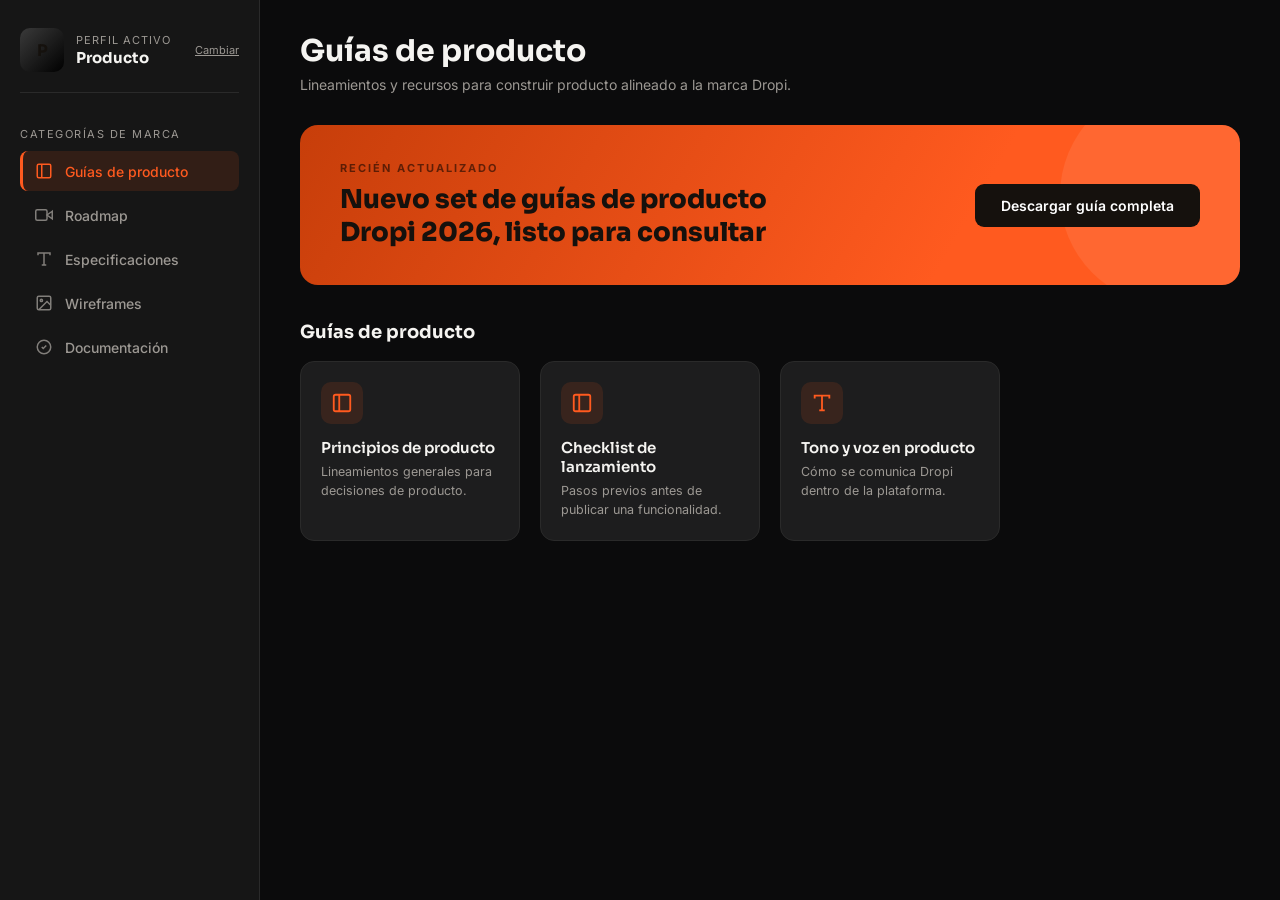
<file: dashboard-producto.html>
<!DOCTYPE html>
<html lang="es">
<head>
<meta charset="UTF-8">
<meta name="viewport" content="width=device-width, initial-scale=1.0">
<title>Dropi Brand Hub — Producto</title>
<link rel="preconnect" href="https://fonts.googleapis.com">
<link href="https://fonts.googleapis.com/css2?family=Sora:wght@400;500;600;700;800&family=Inter:wght@400;500;600;700&display=swap" rel="stylesheet">
<link rel="stylesheet" href="styles.css">
</head>
<body>

<section class="dashboard">
  <aside class="sidebar">
    <div class="sidebar-top">
      <div class="avatar-mini" style="background:linear-gradient(135deg,#3a3a3a,#000);">P</div>
      <div class="who">
        <small>Perfil activo</small>
        <strong>Producto</strong>
      </div>
      <a class="switch-profile" href="index.html">Cambiar</a>
    </div>

    <div>
      <div class="nav-label">Categorías de marca</div>
      <ul class="nav-list" id="navList">
        <li class="nav-item active" data-cat="guias"><svg viewBox="0 0 24 24" fill="none" stroke="currentColor" stroke-width="2"><rect x="3" y="3" width="18" height="18" rx="2"/><line x1="9" y1="3" x2="9" y2="21"/></svg>Guías de producto</li>
        <li class="nav-item" data-cat="roadmap"><svg viewBox="0 0 24 24" fill="none" stroke="currentColor" stroke-width="2"><polygon points="23 7 16 12 23 17 23 7"/><rect x="1" y="5" width="15" height="14" rx="2"/></svg>Roadmap</li>
        <li class="nav-item" data-cat="especificaciones"><svg viewBox="0 0 24 24" fill="none" stroke="currentColor" stroke-width="2"><polyline points="4 7 4 4 20 4 20 7"/><line x1="9" y1="20" x2="15" y2="20"/><line x1="12" y1="4" x2="12" y2="20"/></svg>Especificaciones</li>
        <li class="nav-item" data-cat="wireframes"><svg viewBox="0 0 24 24" fill="none" stroke="currentColor" stroke-width="2"><rect x="3" y="3" width="18" height="18" rx="2"/><circle cx="8.5" cy="8.5" r="1.5"/><polyline points="21 15 16 10 5 21"/></svg>Wireframes</li>
        <li class="nav-item" data-cat="documentacion"><svg viewBox="0 0 24 24" fill="none" stroke="currentColor" stroke-width="2"><circle cx="12" cy="12" r="9"/><path d="M9 12l2 2 4-4"/></svg>Documentación</li>
      </ul>
    </div>
  </aside>

  <main class="main">
    <div class="main-header">
      <div>
        <h1 id="mainTitle">Guías de producto</h1>
        <p>Lineamientos y recursos para construir producto alineado a la marca Dropi.</p>
      </div>
      </div>
    </div>

    <div class="hero-banner">
      <div class="hero-text">
        <div class="eyebrow">Recién actualizado</div>
        <h2>Nuevo set de guías de producto Dropi 2026, listo para consultar</h2>
      </div>
      <button class="hero-cta">Descargar guía completa</button>
    </div>

    <div class="section-title">
      <h3 id="sectionTitle">Guías de producto</h3>
    </div>

    <div class="card-grid" id="cardGrid"></div>
  </main>
</section>

<script>
  const content = {
    guias: {
      title: 'Guías de producto',
      items: [
        {title:'Principios de producto', desc:'Lineamientos generales para decisiones de producto.', icon:'layout'},
        {title:'Checklist de lanzamiento', desc:'Pasos previos antes de publicar una funcionalidad.', icon:'layout'},
        {title:'Tono y voz en producto', desc:'Cómo se comunica Dropi dentro de la plataforma.', icon:'type'},
      ]
    },
    roadmap: {
      title: 'Roadmap',
      items: [
        {title:'Roadmap trimestral', desc:'Prioridades y entregables del trimestre actual.', icon:'video'},
        {title:'Backlog priorizado', desc:'Iniciativas evaluadas por impacto y esfuerzo.', icon:'video'},
        {title:'Histórico de releases', desc:'Registro de versiones y cambios anteriores.', icon:'video'},
      ]
    },
    especificaciones: {
      title: 'Especificaciones',
      items: [
        {title:'Especificación funcional', desc:'Detalle de comportamiento esperado por feature.', icon:'type'},
        {title:'Reglas de negocio', desc:'Condiciones y validaciones del sistema.', icon:'type'},
        {title:'Criterios de aceptación', desc:'Definición de "hecho" para cada historia.', icon:'type'},
      ]
    },
    wireframes: {
      title: 'Wireframes',
      items: [
        {title:'Flujos de usuario', desc:'Wireframes de los flujos principales de la app.', icon:'image'},
        {title:'Estados vacíos y errores', desc:'Cómo se diseñan los estados especiales.', icon:'image'},
        {title:'Librería de componentes base', desc:'Bloques reutilizables para nuevas pantallas.', icon:'image'},
      ]
    },
    documentacion: {
      title: 'Documentación',
      items: [
        {title:'Glosario de producto', desc:'Definiciones y términos usados en Dropi.', icon:'logo'},
        {title:'Documentación de procesos', desc:'Cómo se gestionan los ciclos de producto.', icon:'logo'},
        {title:'Onboarding de producto', desc:'Guía para nuevos integrantes del equipo.', icon:'logo'},
      ]
    }
  };

  const icons = {
    type: '<polyline points="4 7 4 4 20 4 20 7"/><line x1="9" y1="20" x2="15" y2="20"/><line x1="12" y1="4" x2="12" y2="20"/>',
    logo: '<circle cx="12" cy="12" r="9"/><path d="M9 12l2 2 4-4"/>',
    video: '<polygon points="23 7 16 12 23 17 23 7"/><rect x="1" y="5" width="15" height="14" rx="2"/>',
    layout: '<rect x="3" y="3" width="18" height="18" rx="2"/><line x1="9" y1="3" x2="9" y2="21"/>',
    image: '<rect x="3" y="3" width="18" height="18" rx="2"/><circle cx="8.5" cy="8.5" r="1.5"/><polyline points="21 15 16 10 5 21"/>'
  };

  function renderCards(key){
    const data = content[key];
    document.getElementById('mainTitle').textContent = data.title;
    document.getElementById('sectionTitle').textContent = data.title;
    const grid = document.getElementById('cardGrid');
    grid.innerHTML = '';
    data.items.forEach(it=>{
      grid.insertAdjacentHTML('beforeend', `
        <div class="resource-card">
          <div class="resource-icon"><svg viewBox="0 0 24 24" fill="none" stroke="currentColor" stroke-width="2">${icons[it.icon]}</svg></div>
          <h4>${it.title}</h4>
          <p>${it.desc}</p>
        </div>`);
    });
  }

  document.querySelectorAll('.nav-item').forEach(item=>{
    item.addEventListener('click', ()=>{
      document.querySelectorAll('.nav-item').forEach(i=>i.classList.remove('active'));
      item.classList.add('active');
      renderCards(item.dataset.cat);
    });
  });

  renderCards('guias');
</script>

</body>
</html>
</file>
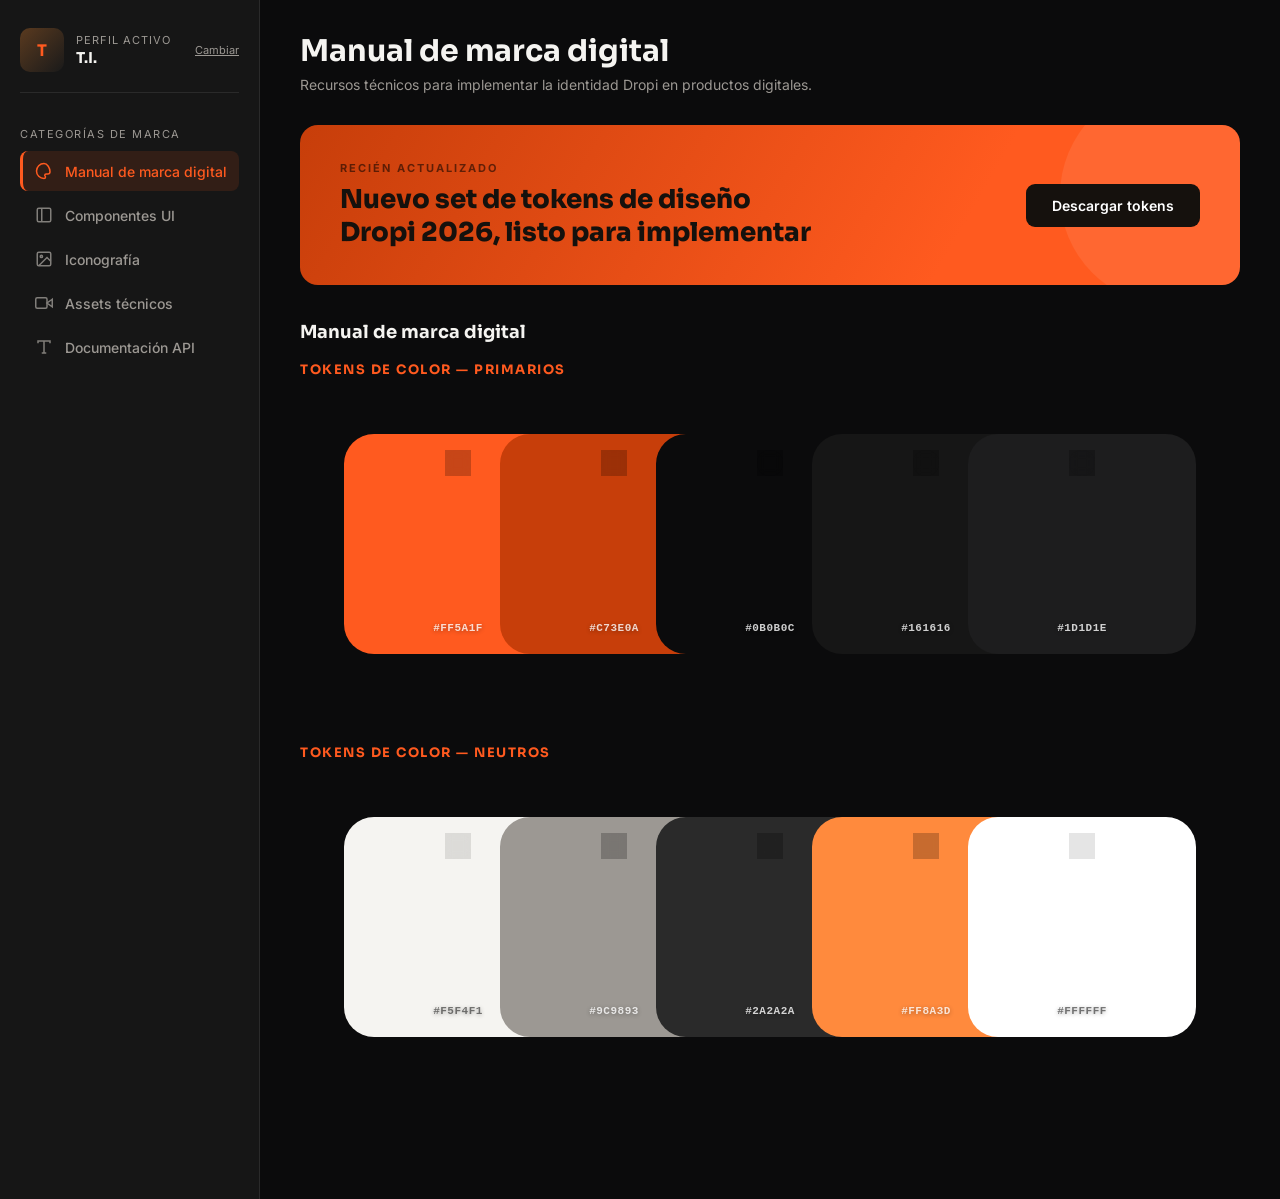
<file: dashboard-ti.html>
<!DOCTYPE html>
<html lang="es">
<head>
<meta charset="UTF-8">
<meta name="viewport" content="width=device-width, initial-scale=1.0">
<title>Dropi Brand Hub — T.I.</title>
<link rel="preconnect" href="https://fonts.googleapis.com">
<link href="https://fonts.googleapis.com/css2?family=Sora:wght@400;500;600;700;800&family=Inter:wght@400;500;600;700&display=swap" rel="stylesheet">
<link rel="stylesheet" href="styles.css">
</head>
<body>

<section class="dashboard">
  <aside class="sidebar">
    <div class="sidebar-top">
      <div class="avatar-mini" style="background:linear-gradient(135deg,#5a3a1f,#1a1a1a); color:#FF5A1F;">T</div>
      <div class="who">
        <small>Perfil activo</small>
        <strong>T.I.</strong>
      </div>
      <a class="switch-profile" href="index.html">Cambiar</a>
    </div>

    <div>
      <div class="nav-label">Categorías de marca</div>
      <ul class="nav-list" id="navList">
        <li class="nav-item active" data-cat="manual"><svg viewBox="0 0 24 24" fill="none" stroke="currentColor" stroke-width="2"><path d="M12 2a10 10 0 1 0 0 20c1.5 0 2-1 2-2 0-.5-.2-1-.5-1.3-.3-.4-.5-.8-.5-1.2 0-1 .8-1.5 1.8-1.5H17a3 3 0 0 0 3-3c0-5-3.5-11-8-11z"/></svg>Manual de marca digital</li>
        <li class="nav-item" data-cat="componentes"><svg viewBox="0 0 24 24" fill="none" stroke="currentColor" stroke-width="2"><rect x="3" y="3" width="18" height="18" rx="2"/><line x1="9" y1="3" x2="9" y2="21"/></svg>Componentes UI</li>
        <li class="nav-item" data-cat="iconografia"><svg viewBox="0 0 24 24" fill="none" stroke="currentColor" stroke-width="2"><rect x="3" y="3" width="18" height="18" rx="2"/><circle cx="8.5" cy="8.5" r="1.5"/><polyline points="21 15 16 10 5 21"/></svg>Iconografía</li>
        <li class="nav-item" data-cat="assets"><svg viewBox="0 0 24 24" fill="none" stroke="currentColor" stroke-width="2"><polygon points="23 7 16 12 23 17 23 7"/><rect x="1" y="5" width="15" height="14" rx="2"/></svg>Assets técnicos</li>
        <li class="nav-item" data-cat="api"><svg viewBox="0 0 24 24" fill="none" stroke="currentColor" stroke-width="2"><polyline points="4 7 4 4 20 4 20 7"/><line x1="9" y1="20" x2="15" y2="20"/><line x1="12" y1="4" x2="12" y2="20"/></svg>Documentación API</li>
      </ul>
    </div>
  </aside>

  <main class="main">
    <div class="main-header">
      <div>
        <h1 id="mainTitle">Manual de marca digital</h1>
        <p>Recursos técnicos para implementar la identidad Dropi en productos digitales.</p>
      </div>
      </div>
    </div>

    <div class="hero-banner">
      <div class="hero-text">
        <div class="eyebrow">Recién actualizado</div>
        <h2>Nuevo set de tokens de diseño Dropi 2026, listo para implementar</h2>
      </div>
      <button class="hero-cta">Descargar tokens</button>
    </div>

    <div class="section-title">
      <h3 id="sectionTitle">Manual de marca digital</h3>
    </div>

    <div class="card-grid" id="cardGrid"></div>
  </main>
</section>

<script>
  const content = {
    manual: {
      title: 'Manual de marca digital',
      type: 'colors',
      palettes: [
        {
          label: 'Tokens de color — Primarios',
          capsules: [
            {hex:'#FF5A1F', name:'--color-brand-orange',  light:false},
            {hex:'#C73E0A', name:'--color-brand-deep',    light:false},
            {hex:'#0B0B0C', name:'--color-bg-base',       light:false},
            {hex:'#161616', name:'--color-bg-elevated',   light:false},
            {hex:'#1D1D1E', name:'--color-bg-card',       light:false},
          ]
        },
        {
          label: 'Tokens de color — Neutros',
          capsules: [
            {hex:'#F5F4F1', name:'--color-text-primary',  light:true},
            {hex:'#9C9893', name:'--color-text-muted',    light:false},
            {hex:'#2A2A2A', name:'--color-line',          light:false},
            {hex:'#FF8A3D', name:'--color-orange-soft',   light:false},
            {hex:'#ffffff', name:'--color-white',         light:true},
          ]
        },
      ]
    },
    componentes: {
      title: 'Componentes UI',
      items: [
        {title:'Librería de botones', desc:'Estados, tamaños y variantes oficiales.', icon:'layout'},
        {title:'Formularios e inputs', desc:'Componentes de formulario con validaciones visuales.', icon:'layout'},
        {title:'Tarjetas y contenedores', desc:'Patrones de tarjetas reutilizables.', icon:'layout'},
      ]
    },
    iconografia: {
      title: 'Iconografía',
      items: [
        {title:'Set de íconos SVG', desc:'Íconos exportados en formato vectorial optimizado.', icon:'image'},
        {title:'Guía de uso de íconos', desc:'Tamaños, grosores de trazo y espaciados.', icon:'image'},
      ]
    },
    assets: {
      title: 'Assets técnicos',
      items: [
        {title:'Favicons y app icons', desc:'Set completo para web y apps móviles.', icon:'video'},
        {title:'Animaciones Lottie', desc:'Loaders y micro-interacciones de marca.', icon:'video'},
        {title:'Sprites y recursos optimizados', desc:'Archivos listos para producción.', icon:'video'},
      ]
    },
    api: {
      title: 'Documentación API',
      items: [
        {title:'Guía de integración', desc:'Cómo consumir los endpoints de la plataforma.', icon:'logo'},
        {title:'Autenticación', desc:'Manejo de tokens y llaves de acceso.', icon:'logo'},
        {title:'Referencia de endpoints', desc:'Listado completo de rutas disponibles.', icon:'logo'},
      ]
    }
  };

  const icons = {
    logo: '<circle cx="12" cy="12" r="9"/><path d="M9 12l2 2 4-4"/>',
    video: '<polygon points="23 7 16 12 23 17 23 7"/><rect x="1" y="5" width="15" height="14" rx="2"/>',
    layout: '<rect x="3" y="3" width="18" height="18" rx="2"/><line x1="9" y1="3" x2="9" y2="21"/>',
    image: '<rect x="3" y="3" width="18" height="18" rx="2"/><circle cx="8.5" cy="8.5" r="1.5"/><polyline points="21 15 16 10 5 21"/>'
  };

  function renderCapsules(palettes, container){
    container.innerHTML = '';
    palettes.forEach(palette=>{
      const label = document.createElement('div');
      label.className = 'colors-section-label';
      label.textContent = palette.label;
      container.appendChild(label);

      const row = document.createElement('div');
      row.className = 'color-capsule-grid';

      palette.capsules.forEach((cap, i)=>{
        const el = document.createElement('div');
        el.className = 'color-capsule' + (cap.light ? ' light-cap' : '');
        el.style.background = cap.hex;
        el.title = cap.name;
        el.innerHTML = `
          <div class="cap-number">${i+1}</div>
          <div class="cap-hex">${cap.hex}</div>`;
        row.appendChild(el);
      });

      container.appendChild(row);
      container.insertAdjacentHTML('beforeend','<div style="height:32px"></div>');
    });
  }

  function renderCards(key){
    const data = content[key];
    document.getElementById('mainTitle').textContent = data.title;
    document.getElementById('sectionTitle').textContent = data.title;
    const grid = document.getElementById('cardGrid');
    grid.innerHTML = '';

    if(data.type === 'colors'){
      grid.style.display = 'block';
      renderCapsules(data.palettes, grid);
      return;
    }

    grid.style.display = '';
    data.items.forEach(it=>{
      grid.insertAdjacentHTML('beforeend', `
        <div class="resource-card">
          <div class="resource-icon"><svg viewBox="0 0 24 24" fill="none" stroke="currentColor" stroke-width="2">${icons[it.icon]}</svg></div>
          <h4>${it.title}</h4>
          <p>${it.desc}</p>
        </div>`);
    });
  }

  document.querySelectorAll('.nav-item').forEach(item=>{
    item.addEventListener('click', ()=>{
      document.querySelectorAll('.nav-item').forEach(i=>i.classList.remove('active'));
      item.classList.add('active');
      renderCards(item.dataset.cat);
    });
  });

  renderCards('manual');
</script>

</body>
</html>
</file>
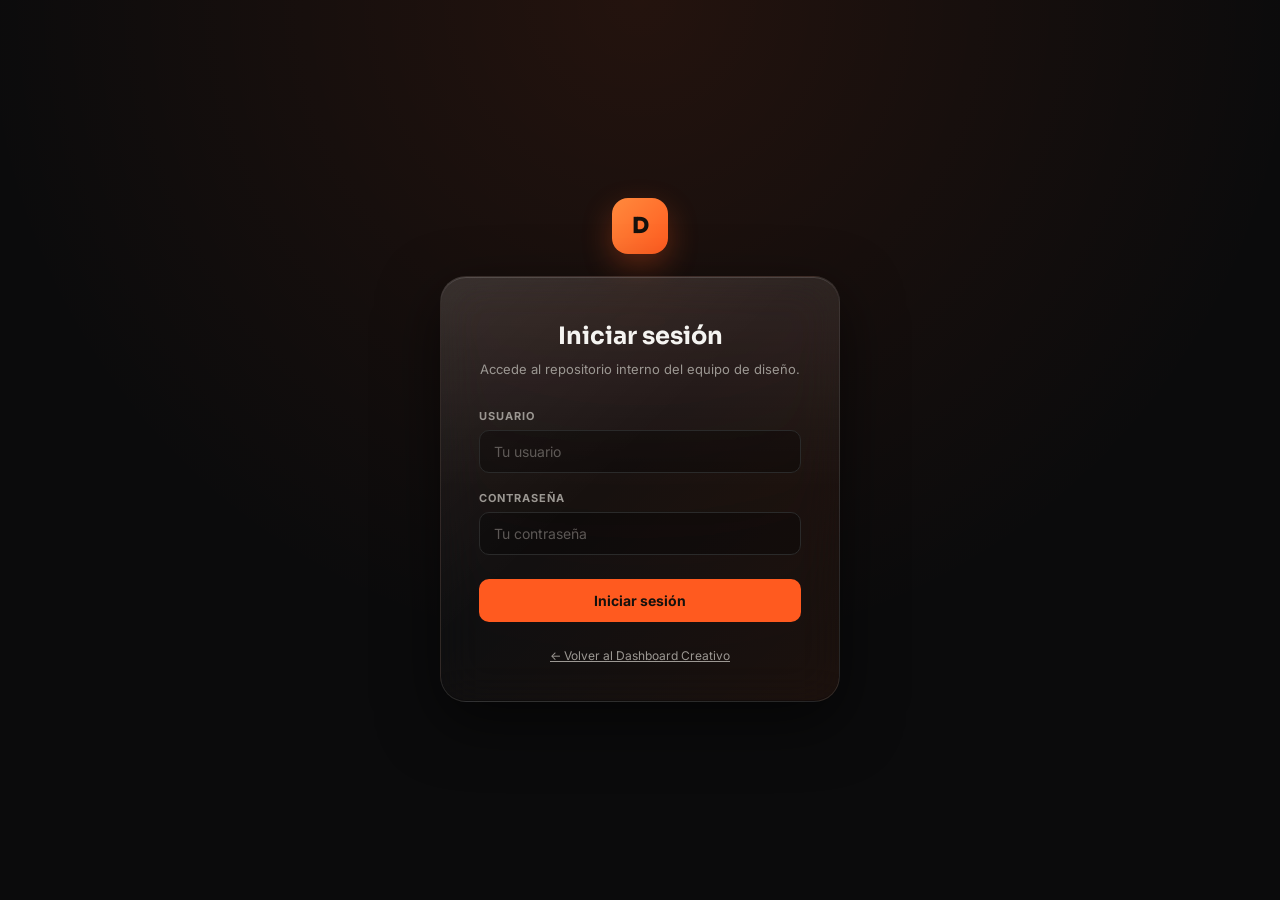
<file: login-diseno.html>
<!DOCTYPE html>
<html lang="es">
<head>
<meta charset="UTF-8">
<meta name="viewport" content="width=device-width, initial-scale=1.0">
<title>Iniciar sesión — Equipo Diseño · Dropi Brand Hub</title>
<link rel="preconnect" href="https://fonts.googleapis.com">
<link href="https://fonts.googleapis.com/css2?family=Sora:wght@400;500;600;700;800&family=Inter:wght@400;500;600;700&display=swap" rel="stylesheet">
<link rel="stylesheet" href="styles.css">
</head>
<body>

<section class="profile-screen">

  <div class="login-mark">D</div>

  <div class="login-card" id="loginCard">
    <h1 class="login-title">Iniciar sesión</h1>
    <p class="login-subtitle">Accede al repositorio interno del equipo de diseño.</p>

    <form class="login-form" id="loginForm" autocomplete="off">
      <div class="login-field">
        <label for="loginUser">Usuario</label>
        <input type="text" id="loginUser" name="loginUser" placeholder="Tu usuario" autocomplete="username" required>
      </div>
      <div class="login-field">
        <label for="loginPass">Contraseña</label>
        <input type="password" id="loginPass" name="loginPass" placeholder="Tu contraseña" autocomplete="current-password" required>
      </div>

      <div class="login-error" id="loginError">Usuario o contraseña incorrectos.</div>

      <button type="submit" class="login-btn">Iniciar sesión</button>
    </form>

    <a class="login-back" href="dashboard-creativo.html">← Volver al Dashboard Creativo</a>
  </div>

</section>

<script>
  /* =========================================================================
     ACCESO — Equipo Diseño
     -------------------------------------------------------------------------
     Este proyecto es un sitio estático (HTML/CSS/JS sin backend), por lo que
     esta validación ocurre del lado del cliente. Es útil como control de
     acceso básico para un repositorio interno, pero NO sustituye una
     autenticación real: cualquier persona con acceso al código fuente puede
     ver las credenciales configuradas aquí.

     Para producción se recomienda conectar este formulario a un servicio de
     autenticación real (por ejemplo, un backend propio, Auth0, Firebase Auth,
     o el proveedor SSO interno de Dropi).

     Configura aquí las credenciales exclusivas del equipo de diseño:
  ========================================================================= */
  const DESIGN_TEAM_CREDENTIALS = {
    usuario:    'Creativosdropi_Cracks',
    contrasena: 'produccioncreativa_202607'
  };

  const SESSION_KEY = 'dropi_design_team_auth';

  const form      = document.getElementById('loginForm');
  const errorBox  = document.getElementById('loginError');
  const userInput = document.getElementById('loginUser');
  const passInput = document.getElementById('loginPass');

  form.addEventListener('submit', (e) => {
    e.preventDefault();

    const usuario    = userInput.value.trim();
    const contrasena = passInput.value;

    const esValido = usuario === DESIGN_TEAM_CREDENTIALS.usuario &&
                      contrasena === DESIGN_TEAM_CREDENTIALS.contrasena;

    if (esValido) {
      sessionStorage.setItem(SESSION_KEY, 'true');
      window.location.href = 'repositorio-diseno.html';
    } else {
      errorBox.classList.remove('show');
      // fuerza reinicio de la animación de entrada del mensaje de error
      void errorBox.offsetWidth;
      errorBox.classList.add('show');
      passInput.value = '';
      passInput.focus();
    }
  });
</script>

</body>
</html>
</file>
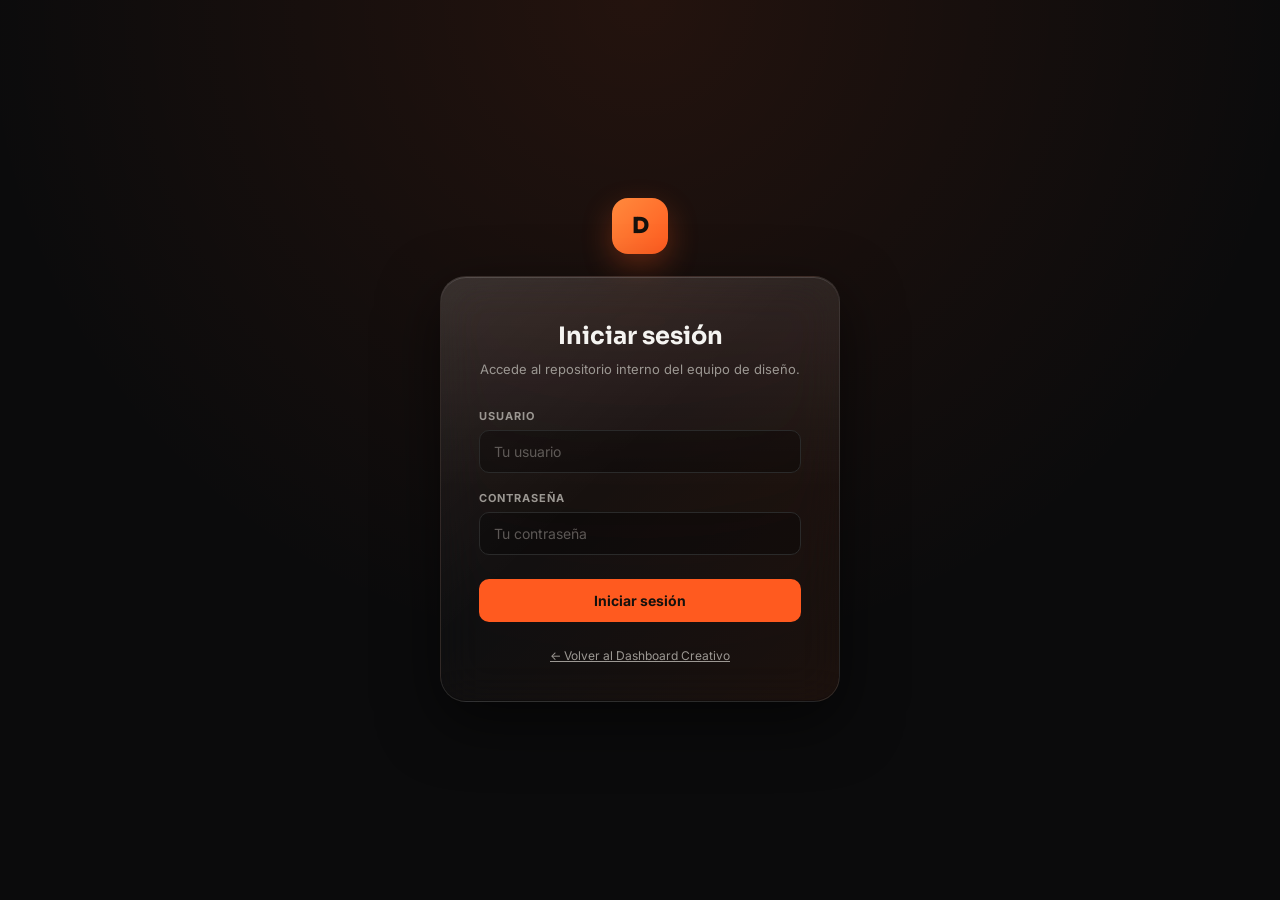
<file: repositorio-diseno.html>
<!DOCTYPE html>
<html lang="es">
<head>
<meta charset="UTF-8">
<meta name="viewport" content="width=device-width, initial-scale=1.0">
<title>Repositorio interno — Equipo Diseño</title>
<link rel="preconnect" href="https://fonts.googleapis.com">
<link href="https://fonts.googleapis.com/css2?family=Sora:wght@400;500;600;700;800&family=Inter:wght@400;500;600;700&display=swap" rel="stylesheet">
<link rel="stylesheet" href="styles.css">
</head>
<body>

<script>
  /* Guard de acceso: si no hay sesión activa del equipo de diseño, volver al login */
  if (sessionStorage.getItem('dropi_design_team_auth') !== 'true') {
    window.location.replace('login-diseno.html');
  }
</script>

<section class="repo-screen">

  <div class="repo-header">
    <div>
      <h1>Repositorio interno</h1>
      <p>Selecciona una marca para acceder a su repositorio de diseño.</p>
    </div>
    <a class="repo-logout" href="#" id="logoutLink">Cerrar sesión</a>
  </div>

  <!-- GRID DE MARCAS -->
  <div class="brand-folder-grid" id="brandGrid">

    <a class="brand-folder-card" href="dashboard-creativo.html">
      <div class="brand-folder-status brand-folder-status--ready">Disponible</div>
      <div class="brand-folder-icon">D</div>
      <div class="brand-folder-name">Dropi</div>
      <div class="brand-folder-meta">Repositorio de marca completo</div>
    </a>

    <div class="brand-folder-card" data-brand="EcomDay" data-initial="E">
      <div class="brand-folder-status brand-folder-status--soon">Próximamente</div>
      <div class="brand-folder-icon">E</div>
      <div class="brand-folder-name">EcomDay</div>
      <div class="brand-folder-meta">Repositorio de marca</div>
    </div>

    <div class="brand-folder-card" data-brand="Chatea Pro" data-initial="C">
      <div class="brand-folder-status brand-folder-status--soon">Próximamente</div>
      <div class="brand-folder-icon">C</div>
      <div class="brand-folder-name">Chatea Pro</div>
      <div class="brand-folder-meta">Repositorio de marca</div>
    </div>

    <div class="brand-folder-card" data-brand="Dropi Turbo" data-initial="T">
      <div class="brand-folder-status brand-folder-status--soon">Próximamente</div>
      <div class="brand-folder-icon">T</div>
      <div class="brand-folder-name">Dropi Turbo</div>
      <div class="brand-folder-meta">Repositorio de marca</div>
    </div>

  </div>

  <!-- VISTA DETALLE PARA MARCAS SIN REPOSITORIO AÚN -->
  <div class="repo-detail" id="repoDetail">
    <div class="repo-detail-icon" id="repoDetailIcon">·</div>
    <h2 id="repoDetailTitle">Marca</h2>
    <p id="repoDetailText"></p>
    <a class="repo-detail-back" href="#" id="repoDetailBack">← Volver al repositorio</a>
  </div>

</section>

<script>
  const grid   = document.getElementById('brandGrid');
  const detail = document.getElementById('repoDetail');
  const detailIcon  = document.getElementById('repoDetailIcon');
  const detailTitle = document.getElementById('repoDetailTitle');
  const detailText  = document.getElementById('repoDetailText');

  document.querySelectorAll('.brand-folder-card[data-brand]').forEach(card => {
    card.addEventListener('click', () => {
      const brand   = card.dataset.brand;
      const initial = card.dataset.initial;

      detailIcon.textContent  = initial;
      detailTitle.textContent = brand;
      detailText.textContent  = `El repositorio de diseño de ${brand} aún no ha sido habilitado. Cuando esté listo, sus carpetas de colores, tipografía, logos y recursos aparecerán aquí con el mismo formato que el repositorio de Dropi.`;

      grid.style.display = 'none';
      detail.classList.add('show');
    });
  });

  document.getElementById('repoDetailBack').addEventListener('click', (e) => {
    e.preventDefault();
    detail.classList.remove('show');
    grid.style.display = 'grid';
  });

  document.getElementById('logoutLink').addEventListener('click', (e) => {
    e.preventDefault();
    sessionStorage.removeItem('dropi_design_team_auth');
    window.location.href = 'login-diseno.html';
  });
</script>

</body>
</html>
</file>
<file: styles.css>
:root{
  --bg: #0B0B0C;
  --bg-elevated: #161616;
  --bg-card: #1D1D1E;
  --orange: #FF5A1F;
  --orange-deep: #C73E0A;
  --orange-soft: rgba(255,90,31,0.12);
  --text: #F5F4F1;
  --muted: #9C9893;
  --line: #2A2A2A;
  --font-display: 'Sora', sans-serif;
  --font-body: 'Inter', sans-serif;
}

*{box-sizing:border-box; margin:0; padding:0;}
html,body{height:100%;}
body{
  background:var(--bg);
  color:var(--text);
  font-family:var(--font-body);
}

/* ============ PANTALLA DE SELECCIÓN DE PERFIL ============ */
.profile-screen{
  display:flex;
  flex-direction:column;
  align-items:center;
  justify-content:center;
  min-height:100vh;
  background:
    radial-gradient(circle at 50% 0%, rgba(255,90,31,0.10), transparent 60%),
    var(--bg);
  padding:40px 20px;
}

.brand-logo{
  margin-bottom:8px;
}

.Logo{
    max-width: 300px;
}

.brand-tag{
  color:var(--muted);
  font-size:13px;
  letter-spacing:3px;
  text-transform:uppercase;
  margin-bottom:64px;
}

.profile-title{
  font-family:var(--font-display);
  font-size:32px;
  font-weight:600;
  margin-bottom:48px;
  text-align:center;
}

.profile-grid{
  display:flex;
  gap:32px;
  flex-wrap:wrap;
  justify-content:center;
  margin-bottom:56px;
}

.profile-card{
  display:flex;
  flex-direction:column;
  align-items:center;
  cursor:pointer;
  background:none;
  border:none;
  color:inherit;
  font-family:inherit;
  text-decoration:none;
}

.profile-icon{
  width:150px;
  height:150px;
  border-radius:22px;
  display:flex;
  align-items:center;
  justify-content:center;
  margin-bottom:16px;
  /* estado base: oscuro como "Producto" */
  background: #1C1C1E;
  border: 2px solid #2e2e2e;
  position:relative;
  overflow:hidden;
  transition: border-color .25s ease, transform .28s cubic-bezier(.22,1,.36,1), box-shadow .28s ease;
}

/* capa de relleno naranja que aparece en hover */
.profile-icon::before{
  content:'';
  position:absolute; inset:0;
  background: linear-gradient(135deg, #FF8A3D, #FF5A1F);
  opacity:0;
  transition: opacity .28s ease;
  border-radius:inherit;
}

.profile-card:hover .profile-icon,
.profile-card:focus-visible .profile-icon{
  transform: translateY(-7px) scale(1.05);
  border-color: transparent;
  box-shadow: 0 18px 40px rgba(255,90,31,0.35), 0 0 0 1px rgba(255,90,31,0.2);
}
.profile-card:hover .profile-icon::before,
.profile-card:focus-visible .profile-icon::before{
  opacity:1;
}

/* íconos SVG posicionados encima de la capa */
.profile-icon svg{
  width:56px; height:56px;
  position:relative; z-index:1;
  transition: stroke .25s ease;
}
.profile-icon .icon-default{ display:block; stroke: #FF5A1F; }
.profile-icon .icon-hover  { display:none;  stroke: #15110D; }

.profile-card:hover .profile-icon .icon-default,
.profile-card:focus-visible .profile-icon .icon-default{ display:none; }
.profile-card:hover .profile-icon .icon-hover,
.profile-card:focus-visible .profile-icon .icon-hover  { display:block; }


.profile-name{
  font-size:16px;
  color:var(--muted);
  font-weight:500;
  letter-spacing:0.3px;
  transition:color .18s ease;
}
.profile-card:hover .profile-name{ color:var(--text); }

/* ============ DASHBOARD ============ */
.dashboard{
  display:grid;
  grid-template-columns:260px 1fr;
  min-height:100vh;
}

.sidebar{
  background:var(--bg-elevated);
  border-right:1px solid var(--line);
  padding:28px 20px;
  display:flex;
  flex-direction:column;
  gap:28px;
}

.sidebar-top{
  display:flex;
  align-items:center;
  gap:12px;
  padding-bottom:20px;
  border-bottom:1px solid var(--line);
}

.avatar-mini{
  width:44px; height:44px; border-radius:10px;
  display:flex; align-items:center; justify-content:center;
  font-weight:700; font-family:var(--font-display);
  flex-shrink:0;
  color:#15110D;
}

.sidebar-top .who small{ display:block; color:var(--muted); font-size:11px; text-transform:uppercase; letter-spacing:1px;}
.sidebar-top .who strong{ font-family:var(--font-display); font-size:15px; }

.switch-profile{
  margin-left:auto;
  color:var(--muted);
  text-decoration:underline;
  font-size:11px;
  font-family:var(--font-body);
}
.switch-profile:hover{ color:var(--orange); }

.nav-label{
  color:var(--muted);
  font-size:11px;
  text-transform:uppercase;
  letter-spacing:1.5px;
  margin-bottom:10px;
  margin-top:6px;
}

.nav-list{ list-style:none; display:flex; flex-direction:column; gap:4px; }

/* separador sutil para el acceso restringido del equipo de diseño */
.nav-item--restricted{
  margin-top:14px;
  padding-top:18px;
  border-top:1px solid var(--line);
}

.nav-item{
  display:flex;
  align-items:center;
  gap:12px;
  padding:11px 12px;
  border-radius:8px;
  color:var(--muted);
  cursor:pointer;
  font-size:14px;
  font-weight:500;
  transition:.15s ease;
  border-left:3px solid transparent;
}
.nav-item svg{ width:18px; height:18px; flex-shrink:0; opacity:.8;}
.nav-item:hover{ background:rgba(255,255,255,0.04); color:var(--text); }
.nav-item.active{
  background:var(--orange-soft);
  color:var(--orange);
  border-left:3px solid var(--orange);
}
.nav-item.active svg{ opacity:1; }

.main{
  padding:32px 40px;
  overflow-y:auto;
}

.main-header{
  display:flex;
  justify-content:space-between;
  align-items:flex-start;
  margin-bottom:32px;
  flex-wrap:wrap;
  gap:16px;
}

.main-header h1{
  font-family:var(--font-display);
  font-size:30px;
  font-weight:700;
}
.main-header p{ color:var(--muted); margin-top:6px; font-size:14px; }

.hero-banner{
  background:linear-gradient(120deg, var(--orange-deep), var(--orange) 70%);
  border-radius:18px;
  padding:36px 40px;
  margin-bottom:36px;
  display:flex;
  justify-content:space-between;
  align-items:center;
  flex-wrap:wrap;
  gap:24px;
  position:relative;
  overflow:hidden;
}
.hero-banner::after{
  content:'';
  position:absolute; right:-40px; top:-40px;
  width:220px; height:220px;
  background:rgba(255,255,255,0.08);
  border-radius:50%;
}
.hero-text .eyebrow{
  text-transform:uppercase; letter-spacing:2px; font-size:11px;
  color:rgba(0,0,0,0.55); font-weight:700; margin-bottom:8px;
}
.hero-text h2{
  font-family:var(--font-display);
  font-size:26px; color:#15110D; font-weight:800; max-width:480px;
}
.hero-cta{
  background:#15110D; color:#fff; border:none;
  padding:13px 26px; border-radius:9px; font-weight:600;
  font-family:var(--font-body); font-size:14px; cursor:pointer;
  transition:.15s ease;
  z-index: 2;
}
.hero-cta:hover{ background:#000; }

.section-title{
  display:flex; align-items:center; justify-content:space-between;
  margin-bottom:18px;
}
.section-title h3{ font-family:var(--font-display); font-size:18px; }

.card-grid{
  display:grid;
  grid-template-columns:repeat(auto-fill, minmax(220px, 1fr));
  gap:20px;
  margin-bottom:40px;
}

.resource-card{
  background:var(--bg-card);
  border:1px solid var(--line);
  border-radius:14px;
  padding:20px;
  transition:.18s ease;
  cursor:pointer;
}
.resource-card:hover{
  border-color:var(--orange);
  transform:translateY(-3px);
  box-shadow:0 10px 24px rgba(0,0,0,0.35);
}

.resource-icon{
  width:42px; height:42px;
  background:var(--orange-soft);
  border-radius:10px;
  display:flex; align-items:center; justify-content:center;
  margin-bottom:14px;
}
.resource-icon svg{ width:22px; height:22px; color:var(--orange); }

.resource-card h4{ font-size:15px; font-weight:600; margin-bottom:6px; font-family:var(--font-display);}
.resource-card p{ font-size:12.5px; color:var(--muted); line-height:1.5; }

.swatch-row{ display:flex; gap:8px; margin-top:14px; }
.swatch{ width:28px; height:28px; border-radius:6px; border:1px solid rgba(255,255,255,0.08); }

/* ============ TARJETAS DE TIPOGRAFÍA ============ */
.font-card{
  display:flex;
  flex-direction:column;
  gap:0;
  padding:24px 24px 20px;
  position:relative;
  overflow:hidden;
}

.font-card::before{
  content:'';
  position:absolute; top:0; left:0; right:0;
  height:3px;
  background:linear-gradient(90deg, var(--orange-deep), var(--orange));
  opacity:0;
  transition: opacity .2s ease;
}
.font-card:hover::before{ opacity:1; }

.font-role{
  font-size:10px;
  text-transform:uppercase;
  letter-spacing:2px;
  color:var(--orange);
  font-weight:700;
  margin-bottom:10px;
}

.font-sample{
  font-size:42px;
  font-weight:700;
  line-height:1;
  color:var(--text);
  margin-bottom:10px;
  letter-spacing:-1px;
}

.font-phrase{
  font-size:15px;
  color:var(--muted);
  margin-bottom:14px;
  font-weight:400;
  line-height:1.5;
  border-bottom:1px solid var(--line);
  padding-bottom:14px;
}

.font-desc{
  font-size:12.5px;
  color:var(--muted);
  line-height:1.6;
  margin-bottom:14px;
}

.weight-list{
  display:flex;
  flex-wrap:wrap;
  gap:6px;
  margin-bottom:20px;
}

.weight-pill{
  font-size:11px;
  background:rgba(255,255,255,0.05);
  border:1px solid var(--line);
  border-radius:20px;
  padding:4px 10px;
  color:var(--muted);
  font-family:var(--font-body);
  white-space:nowrap;
}

.font-card-footer{
  display:flex;
  align-items:center;
  justify-content:space-between;
  gap:12px;
  margin-top:auto;
  padding-top:4px;
}

/* ============ BOTÓN DE DESCARGA CON BRILLO CÁLIDO ============ */
@keyframes warm-glow-pulse {
  0%  { box-shadow: 0 0 0px 0px rgba(255,120,40,0); }
  50% { box-shadow: 0 0 22px 6px rgba(255,120,40,0.55), 0 0 40px 12px rgba(255,80,20,0.22); }
  100%{ box-shadow: 0 0 0px 0px rgba(255,120,40,0); }
}

.download-btn{
  display:inline-flex;
  align-items:center;
  gap:8px;
  background:var(--orange);
  color:#15110D;
  padding:10px 18px;
  border-radius:8px;
  font-size:13px;
  font-weight:700;
  font-family:var(--font-body);
  text-decoration:none;
  border:none;
  cursor:pointer;
  position:relative;
  transition: background .2s ease, transform .2s ease, box-shadow .2s ease;
  white-space:nowrap;
}
.download-btn svg{
  width:15px; height:15px; flex-shrink:0;
  stroke:#15110D;
  transition: transform .2s ease;
}

.download-btn--warm:hover{
  background: #FF6B2B;
  transform: translateY(-2px);
  animation: warm-glow-pulse 1.4s ease-in-out infinite;
}
.download-btn--warm:hover svg{
  transform: translateY(2px);
}
.download-btn--warm:active{
  transform: translateY(0);
  animation: none;
  box-shadow: 0 0 10px 2px rgba(255,90,31,0.4);
}

.font-tag{
  font-size:11px;
  color:var(--muted);
  border:1px solid var(--line);
  padding:4px 10px;
  border-radius:20px;
}

.font-card--doc .resource-icon{ margin-bottom:10px; }
.font-card--doc h4{
  font-size:16px; font-weight:600;
  font-family:var(--font-display);
  margin-bottom:8px;
}

/* ============ TARJETAS CON DESCARGA (logos, av, plantillas, imágenes) ============ */
.dl-card{
  display:flex;
  flex-direction:column;
  gap:0;
  padding:20px 20px 18px;
}
.dl-card-top{
  display:flex;
  align-items:flex-start;
  justify-content:space-between;
  margin-bottom:2px;
}
.dl-tag{
  font-size:10px;
  font-weight:600;
  letter-spacing:1px;
  text-transform:uppercase;
  color:var(--muted);
  background:rgba(255,255,255,0.05);
  border:1px solid var(--line);
  border-radius:20px;
  padding:4px 10px;
  white-space:nowrap;
  margin-top:2px;
}
.dl-card h4{
  font-size:15px; font-weight:600;
  font-family:var(--font-display);
  margin-bottom:8px;
}
.dl-card p{
  font-size:12.5px; color:var(--muted);
  line-height:1.6;
  flex:1;
}
.dl-card-footer{
  margin-top:16px;
  padding-top:14px;
  border-top:1px solid var(--line);
}

/* ============ CÁPSULAS DE COLOR ============ */
.palette-header{
  margin-bottom:14px;
}

.colors-section-label{
  font-family:var(--font-display);
  font-size:13px;
  color:var(--orange);
  letter-spacing:1.5px;
  text-transform:uppercase;
  font-weight:700;
  margin-bottom:6px;
}

.palette-desc{
  font-size:13px;
  color:var(--muted);
  line-height:1.6;
  max-width:1200px;
  margin-bottom:18px;
}

.color-capsule-grid{
  display:flex;
  flex-wrap:nowrap;
  gap:0;
  margin-bottom:8px;
  align-items:flex-end;
  overflow-x:auto;
  padding:50px 80px;
}

.color-capsule{
  flex:1 1 120px;
  min-width:110px;
  height:220px;
  border-radius:30px;
  position:relative;
  cursor:pointer;
  transition: transform .30s cubic-bezier(.22,1,.36,1),
              box-shadow .30s cubic-bezier(.22,1,.36,1);
  margin: 0 -36px;
  display:flex;
  flex-direction:column;
  justify-content:space-between;
  padding:16px 0 20px 0;
  align-items:center;
}

.color-capsule:hover{
  transform: translateY(-22px) scale(1.04);
  box-shadow: 0 10px 30px rgba(243, 200, 143, 0.5);
  z-index:10;
}

.color-capsule .cap-number{
  width:26px; height:26px;
  background:rgba(0,0,0,0.22);
  border-radius:50%;
  display:flex; align-items:center; justify-content:center;
  font-size:11px; font-weight:700;
  color:rgba(255,255,255,0.85);
  font-family:var(--font-body);
  backdrop-filter:blur(4px);
  flex-shrink:0;
}

.color-capsule .cap-name{
  font-size:10px;
  font-weight:600;
  color:rgba(255,255,255,0.65);
  text-align:center;
  padding:0 8px;
  line-height:1.3;
  letter-spacing:0.2px;
}

.color-capsule .cap-hex{
  font-size:11px;
  font-weight:600;
  letter-spacing:0.5px;
  font-family:'Courier New', monospace;
  color:rgba(255,255,255,0.8);
  text-transform:uppercase;
  text-shadow:0 1px 4px rgba(0,0,0,0.3);
}

.color-capsule.light-cap .cap-hex  { color:rgba(0,0,0,0.5); }
.color-capsule.light-cap .cap-name { color:rgba(0,0,0,0.4); }
.color-capsule.light-cap .cap-number{
  background:rgba(0,0,0,0.10);
  color:rgba(0,0,0,0.55);
}

/* ============ SHOWCASE DE TIPOGRAFÍA — LIQUID GLASS ============ */

@keyframes shine-sweep {
  0%   { transform: translateX(-130%) skewX(-18deg); opacity:0; }
  15%  { opacity:1; }
  60%  { opacity:0.7; }
  100% { transform: translateX(260%) skewX(-18deg); opacity:0; }
}

@keyframes warm-border-pulse {
  0%,100% { opacity:.55; }
  50%      { opacity:1; }
}

.font-showcase-row{
  display:grid;
  grid-template-columns:1fr 1fr;
  gap:20px;
  margin-bottom:0;
  width:100%;
}

.font-showcase-card{
  border-radius:22px;
  padding:32px 32px 28px;
  min-height:272px;
  position:relative;
  overflow:hidden;
  display:flex;
  justify-content:space-between;
  cursor:default;

  /* base liquid glass */
  background:
    linear-gradient(135deg,
      rgba(255,255,255,0.07) 0%,
      rgba(255,255,255,0.03) 40%,
      rgba(255,100,30,0.06) 100%);
  backdrop-filter: blur(18px) saturate(140%);
  -webkit-backdrop-filter: blur(18px) saturate(140%);

  /* borde vítreo */
  border: 1px solid rgba(255,255,255,0.10);
  box-shadow:
    inset 0 1px 0 rgba(255,255,255,0.14),
    inset 0 -1px 0 rgba(0,0,0,0.25),
    0 8px 32px rgba(0,0,0,0.45);

  transition:
    transform .32s cubic-bezier(.22,1,.36,1),
    box-shadow .32s ease,
    border-color .32s ease;
}

/* capa de luz interna siempre presente (reflejo superior) */
.font-showcase-card::before{
  content:'';
  position:absolute; top:0; left:0; right:0;
  height:50%;
  background: linear-gradient(180deg,
    rgba(255,255,255,0.08) 0%,
    rgba(255,255,255,0.00) 100%);
  border-radius:22px 22px 0 0;
  pointer-events:none;
  z-index:1;
}

/* barrido de brillo al hover */
.font-showcase-card::after{
  content:'';
  position:absolute;
  top:-20%; left:0;
  width:55%; height:140%;
  background: linear-gradient(105deg,
    transparent 0%,
    rgba(255,200,120,0.0) 30%,
    rgba(255,190,100,0.28) 50%,
    rgba(255,160,60,0.12) 65%,
    transparent 100%);
  transform: translateX(-130%) skewX(-18deg);
  pointer-events:none;
  z-index:3;
  opacity:0;
}

.font-showcase-card:hover::after{
  animation: shine-sweep .75s cubic-bezier(.4,0,.2,1) forwards;
}

/* hover: iluminación cálida */
.font-showcase-card:hover{
  transform: translateY(-6px) scale(1.015);
  border-color: rgba(255,130,40,0.45);
  box-shadow:
    inset 0 1px 0 rgba(255,200,120,0.22),
    inset 0 -1px 0 rgba(0,0,0,0.30),
    0 0 0 1px rgba(255,100,30,0.20),
    0 20px 50px rgba(0,0,0,0.50),
    0 0 40px rgba(255,90,31,0.18),
    0 0 80px rgba(255,60,10,0.10);
}

/* fondo de color interno de cada variante */
.font-showcase-card--medium{
  background:
    radial-gradient(ellipse at 80% 110%, rgba(255,90,31,0.12) 0%, transparent 55%),
    linear-gradient(135deg,
      rgba(255,255,255,0.065) 0%,
      rgba(255,255,255,0.025) 50%,
      rgba(120,50,10,0.08) 100%);
}
.font-showcase-card--bold{
  background:
    radial-gradient(ellipse at 90% 0%, rgba(255,140,40,0.14) 0%, transparent 50%),
    radial-gradient(ellipse at 10% 100%, rgba(200,60,10,0.10) 0%, transparent 55%),
    linear-gradient(135deg,
      rgba(255,255,255,0.07) 0%,
      rgba(255,255,255,0.02) 50%,
      rgba(100,30,5,0.10) 100%);
}

/* letras gigantes de fondo */
.fsc-bg-label{
  position:absolute;
  right:-12px; bottom:-32px;
  font-family:var(--font-display);
  font-size:140px;
  font-weight:800;
  line-height:1;
  letter-spacing:-4px;
  pointer-events:none;
  user-select:none;
  white-space:nowrap;
  z-index:0;
  transition: opacity .32s ease;
}
.font-showcase-card--medium .fsc-bg-label{
  color:rgba(255,90,31,0.07);
}
.font-showcase-card--bold .fsc-bg-label{
  color:rgba(255,90,31,0.07);
  font-size:160px;
}
.font-showcase-card:hover .fsc-bg-label{
  color:rgba(255,110,40,0.13);
}

/* contenido */
.fsc-content{ position:relative; z-index:2; }

.fsc-label{
  font-size:10px;
  font-weight:700;
  letter-spacing:2px;
  text-transform:uppercase;
  color:var(--orange);
  margin-bottom:12px;
  text-shadow: 0 0 12px rgba(255,90,31,0.4);
}

.fsc-headline{
  font-family:var(--font-display);
  font-size:26px;
  font-weight:700;
  color:var(--text);
  line-height:1.2;
  margin-bottom:12px;
}
.font-showcase-card--bold .fsc-headline{
  font-weight:800;
  font-size:28px;
}

.fsc-body{
  font-size:12px;
  color:var(--muted);
  line-height:1.65;
  max-width:280px;
}

/* ---- barcode ---- */
.fsc-barcode{
  position:relative; z-index:2;
  display:flex;
  flex-wrap: wrap;
  height:52px;
}

.barcode-img {
  height: 300%;
}

.bar{
  background:var(--orange);
  height:100%;
  border-radius:1px;
  opacity:0.75;
  flex-shrink:0;
  transition: opacity .2s ease;
}

.font-showcase-card:hover .bar{
  opacity:1;
}

/* ---- mascota ---- */
.fsc-mascot{
  position:relative;
  z-index:2;
  height: 120px;
  margin-top: 10px;
}

.Iso-img{
  height: 100%;
}

/* divisor */
.font-showcase-divider{
  display:flex;
  align-items:center;
  gap:16px;
  margin:28px 0 20px;
  width:100%;
}
.font-showcase-divider::before,
.font-showcase-divider::after{
  content:''; flex:1;
  height:1px; background:var(--line);
}
.font-showcase-divider span{
  font-size:11px; font-weight:700;
  letter-spacing:2px; text-transform:uppercase;
  color:var(--muted); white-space:nowrap;
}

@media (max-width:700px){
  .font-showcase-row{ grid-template-columns:1fr; }
}

@media (max-width:880px){
  .dashboard{ grid-template-columns:1fr; }
  .sidebar{ display:none; }
}

/* ============ LOGO PANELS ============ */
.logo-panels{
  display:grid;
  grid-template-columns: 1fr 1fr;
  grid-template-rows: auto auto;
  gap:16px;
  width:100%;
  align-items:start;
}

/* BASE de cada panel — estilo oscuro cálido como la referencia */
.logo-panel{
  border-radius:22px;
  padding:22px;
  display:flex;
  flex-direction:column;
  gap:14px;
  position:relative;
  overflow:hidden;
  border:1px solid rgba(255,255,255,0.07);
  box-shadow:
    inset 0 1px 0 rgba(255,255,255,0.08),
    0 8px 32px rgba(0,0,0,0.55);
  transition: transform .28s cubic-bezier(.22,1,.36,1), box-shadow .28s ease;
}
.logo-panel:hover{
  transform:translateY(-3px);
  box-shadow:
    inset 0 1px 0 rgba(255,200,100,0.10),
    0 16px 48px rgba(0,0,0,0.65),
    0 0 40px rgba(255,80,20,0.08);
}

/* reflejo superior sutil */
.logo-panel::before{
  content:'';
  position:absolute; top:0; left:0; right:0; height:40%;
  background:linear-gradient(180deg, rgba(255,255,255,0.055) 0%, transparent 100%);
  border-radius:22px 22px 0 0;
  pointer-events:none;
  z-index:0;
}

/* Panel 1 — Construcción: col 1 fila 1 */
.logo-panel--build{
  background:
    radial-gradient(ellipse at 50% 110%, rgba(180,60,10,0.28) 0%, transparent 65%),
    radial-gradient(ellipse at 90% 0%,   rgba(255,90,31,0.09) 0%, transparent 50%),
    linear-gradient(160deg, #1a1210 0%, #0f0d0c 100%);
}

/* Panel 2 — Usos indebidos: col 2 fila 1 */
.logo-panel--misuse{
  grid-column: 2;
  grid-row: 1;
  background:
    radial-gradient(ellipse at 50% 100%, rgba(160,20,20,0.20) 0%, transparent 60%),
    linear-gradient(160deg, #171414 0%, #0f0d0d 100%);
}

/* Panel 3 — Variaciones del logo: ancho completo, fila 2 */
.logo-panel--downloads{
  grid-column: 1 / -1;
  grid-row: 2;
  align-self: stretch;
  background:
    radial-gradient(ellipse at 50% 0%,   rgba(255,130,40,0.22) 0%, transparent 55%),
    radial-gradient(ellipse at 80% 100%, rgba(180,50,5,0.30)   0%, transparent 60%),
    linear-gradient(160deg, #1e1208 0%, #120d06 100%);
  border-color: rgba(255,120,40,0.18);
}

.lp-label{
  font-size:10px;
  font-weight:700;
  letter-spacing:2.5px;
  text-transform:uppercase;
  color:var(--orange);
  position:relative; z-index:1;
  text-shadow: 0 0 16px rgba(255,90,31,0.5);
}

.lp-desc{
  font-size:11.5px;
  color:rgba(156,152,147,0.85);
  line-height:1.7;
  position:relative; z-index:1;
}

/* --- Panel 3: variaciones del logo (espacios de carga de imagen) --- */
.logo-slots-hint{
  font-size:11.5px;
  color:rgba(156,152,147,0.85);
  line-height:1.6;
  margin:8px 0 18px;
  position:relative; z-index:1;
}
.logo-slots-grid{
  display:grid;
  grid-template-columns: repeat(auto-fill, minmax(120px, 1fr));
  gap:14px;
  position:relative; z-index:1;
}
.logo-slot{
  display:flex;
  flex-direction:column;
  gap:8px;
  background:rgba(255,255,255,0.03);
  border:1px solid rgba(255,255,255,0.08);
  border-radius:14px;
  padding:10px;
  transition: border-color .2s ease, background .2s ease;
}
.logo-slot:hover{
  border-color: rgba(255,120,40,0.4);
  background:rgba(255,120,40,0.05);
}
.logo-slot__preview{
  width:100%;
  aspect-ratio:1/1;
  border-radius:10px;
  border:1px dashed rgba(255,255,255,0.16);
  background:rgba(0,0,0,0.25);
  display:flex;
  flex-direction:column;
  align-items:center;
  justify-content:center;
  gap:6px;
  color:var(--muted);
  overflow:hidden;
}
.logo-slot__preview svg{ width:24px; height:24px; opacity:.6; }
.logo-slot__preview span{ font-size:10px; }
.logo-slot__preview img{
  width:100%; height:100%; object-fit:contain; padding:6px;
}
.logo-slot__label{
  font-size:11px;
  font-weight:600;
  color:var(--text);
  line-height:1.3;
  min-height:28px;
}
.logo-slot__actions{
  display:flex;
  align-items:center;
  gap:6px;
}
.logo-slot__upload-btn{
  flex:1;
  text-align:center;
  font-size:10.5px;
  font-weight:600;
  padding:7px 8px;
  border-radius:8px;
  background:rgba(255,90,31,0.14);
  color:var(--orange);
  border:1px solid rgba(255,90,31,0.3);
  cursor:pointer;
  transition: all .2s ease;
}
.logo-slot__upload-btn:hover{
  background:var(--orange);
  color:#fff;
}
.logo-slot__input{
  position:absolute;
  width:1px; height:1px;
  opacity:0; overflow:hidden;
  clip:rect(0,0,0,0);
}
.logo-slot__dl-btn{
  width:30px; height:30px;
  border-radius:8px;
  background:rgba(255,255,255,0.05);
  border:1px solid rgba(255,255,255,0.1);
  color:var(--text);
  display:flex; align-items:center; justify-content:center;
  flex-shrink:0;
  transition: all .2s ease;
}
.logo-slot__dl-btn svg{ width:14px; height:14px; }
.logo-slot__dl-btn:hover{ background:var(--orange); border-color:var(--orange); color:#fff; }
.logo-slot__dl-btn.is-disabled{ pointer-events:none; opacity:.35; }

@media (max-width:700px){
  .logo-slots-grid{ grid-template-columns: repeat(auto-fill, minmax(100px, 1fr)); }
}

/* ─── Panel 1: Construcción ─── */
.logo-build-stage{
  position:relative;
  background:rgba(0,0,0,0.35);
  border:1px solid rgba(255,90,31,0.18);
  border-radius:14px;
  height:150px;
  display:flex;
  align-items:center;
  justify-content:center;
  overflow:hidden;
  backdrop-filter:blur(4px);
  z-index:1;
  box-shadow: inset 0 0 40px rgba(180,60,10,0.15);
}



.conceptologo{
  max-width: 400px;
}

.lb-measure{
  position:absolute;
  font-size:7.5px;
  color:rgba(255,90,31,0.75);
  font-family:'Courier New',monospace;
  font-weight:700;
  letter-spacing:0.5px;
  background:rgba(0,0,0,0.55);
  padding:1px 4px;
  border-radius:3px;
}
.lb-measure--top   { top:10px;   left:50%; transform:translateX(-50%); }
.lb-measure--left  { top:50%;   left:4px; transform:translateY(-50%); }
.lb-measure--right { top:50%;   right:4px; transform:translateY(-50%); }
.lb-measure--bottom{ bottom:4px; left:50%; transform:translateX(-50%); }

.lb-logo-wrap{
  display:flex; align-items:center; gap:12px;
  position:relative; z-index:2;
  filter: drop-shadow(0 4px 16px rgba(255,90,31,0.25));
}
.lb-isotipo{ width:46px; height:46px; flex-shrink:0; }
.lb-isotipo svg{ width:100%; height:100%; }
.lb-wordmark{
  font-family:var(--font-display);
  font-size:30px; font-weight:800;
  color:#fff; letter-spacing:1px;
}

/* tamaños mínimos */
.lb-sizes{
  display:flex; align-items:flex-end; gap:10px;
  padding:12px 0 2px;
  border-top:1px solid rgba(255,90,31,0.15);
  position:relative; z-index:1;
  flex-wrap:wrap;
}
.lb-size-item{
  display:flex; flex-direction:column; align-items:center; gap:5px;
}
.lb-size-dot{
  width:var(--s); height:var(--s);
  border-radius:50%;
  background:rgba(255,90,31,0.15);
  border:1.5px solid rgba(255,90,31,0.50);
  box-shadow: 0 0 8px rgba(255,90,31,0.2);
}
.lb-size-item span{
  font-size:8.5px; color:var(--muted);
  font-family:'Courier New',monospace; white-space:nowrap;
}

/* ─── Panel 2: Usos indebidos ─── */

@keyframes misuse-shake {
  0%        { transform:translateX(0) rotate(0deg); }
  10%       { transform:translateX(-5px) rotate(-2deg); }
  20%       { transform:translateX(5px) rotate(2deg); }
  30%       { transform:translateX(-4px) rotate(-1.5deg); }
  40%       { transform:translateX(4px) rotate(1.5deg); }
  50%       { transform:translateX(-3px) rotate(-1deg); }
  60%       { transform:translateX(3px) rotate(1deg); }
  70%       { transform:translateX(-2px) rotate(0deg); }
  85%       { transform:translateX(2px); }
  100%      { transform:translateX(0); }
}

@keyframes no-circle-in {
  0%   { opacity:0; transform:scale(0.5); }
  60%  { opacity:1; transform:scale(1.1); }
  100% { opacity:1; transform:scale(1); }
}

@keyframes no-line-in {
  0%   { width:0; opacity:0; }
  100% { width:60%; opacity:1; }
}

@keyframes red-flush {
  0%,100% { background:rgba(200,30,30,0); }
  40%     { background:rgba(200,30,30,0.18); }
}

.misuse-grid{
  display:grid;
  grid-template-columns: repeat(4, 1fr);
  gap:10px;
  position:relative; z-index:1;
}

.misuse-card{
  display:flex; flex-direction:column; gap:0;
  border-radius:14px;
  overflow:hidden;
  border:1px solid rgba(255,255,255,0.07);
  background:rgba(0,0,0,0.35);
  cursor:default;
  transition: border-color .2s ease, box-shadow .2s ease;
}

.misuse-card:hover{
  border-color:rgba(210,40,40,0.55);
  box-shadow:0 0 18px rgba(200,30,30,0.20), 0 4px 16px rgba(0,0,0,0.4);
  animation: misuse-shake .45s cubic-bezier(.36,.07,.19,.97) both,
             red-flush .45s ease both;
}

.misuse-card__visual{
  position:relative;
  height:70px;
  display:flex; align-items:center; justify-content:center;
  overflow:hidden;
}

/* símbolo de "prohibido" — círculo con línea diagonal */
.misuse-no-overlay{
  position:absolute; inset:0;
  display:flex; align-items:center; justify-content:center;
  opacity:0;
  transition: opacity .18s ease;
  pointer-events:none; z-index:5;
}

.misuse-card:hover .misuse-no-overlay{
  opacity:1;
  animation: no-circle-in .25s cubic-bezier(.22,1,.36,1) both;
}

.misuse-circle{
  width:36px; height:36px;
  border-radius:50%;
  border:3px solid rgba(220,30,30,0.90);
  position:relative;
  box-shadow:0 0 12px rgba(220,30,30,0.40);
}

/* línea diagonal del símbolo prohibido */
.misuse-circle::after{
  content:'';
  position:absolute;
  top:50%; left:50%;
  height:3px;
  background:rgba(220,30,30,0.90);
  border-radius:2px;
  transform:translate(-50%,-50%) rotate(-45deg);
  box-shadow:0 0 8px rgba(220,30,30,0.5);
  animation: no-line-in .2s .1s cubic-bezier(.22,1,.36,1) both;
  width:0; opacity:0;
}
.misuse-card:hover .misuse-circle::after{
  width:130%; opacity:1;
}

.mi-logo{
  font-family:var(--font-display);
  font-size:13px; font-weight:800;
  color:rgba(255,255,255,0.80); letter-spacing:0.8px;
  position:relative; z-index:2;
}

/* variantes visuales */
.misuse--stretch    .misuse-card__visual{ background:rgba(0,0,0,0.2); }
.misuse--stretch    .mi-logo{ max-width: 150px; }

.misuse--lowcontrast .misuse-card__visual{ background:rgba(0,0,0,0.2); }
.misuse--lowcontrast .mi-logo{ max-width: 150px; }

.misuse--rotate     .mi-logo{ max-width: 140px; }

.misuse--recolor    .mi-logo{ max-width: 140px; }

.misuse--shadow     .mi-logo{ max-width: 150px; }

.misuse--outline    .mi-logo{ max-width: 150px; }

.misuse--opacity    .mi-logo{ max-width: 130px; }

.misuse--crowded    .mi-logo{ max-width: 150px; }

.misuse-rule{
  font-size:9.5px; color:rgba(156,152,147,0.75);
  line-height:1.35; text-align:center;
  padding:7px 6px 9px;
  border-top:1px solid rgba(255,255,255,0.05);
}

.misuse-card:hover .misuse-rule{
  color:rgba(220,100,100,0.80);
}

/* ─── Panel 3: Descargas ─── */
.logo-dl-list{
  display:flex; flex-direction:column; gap:10px;
  position:relative; z-index:1;
}

.logo-dl-card{
  background:rgba(255,255,255,0.04);
  border:1px solid rgba(255,120,40,0.15);
  border-radius:14px; padding:14px 15px;
  display:flex; flex-direction:column; gap:7px;
  transition:.22s ease;
  box-shadow: inset 0 1px 0 rgba(255,255,255,0.06);
}
.logo-dl-card:hover{
  background:rgba(255,90,31,0.09);
  border-color:rgba(255,90,31,0.40);
  box-shadow:
    inset 0 1px 0 rgba(255,180,80,0.12),
    0 6px 20px rgba(0,0,0,0.35),
    0 0 16px rgba(255,80,20,0.10);
  transform:translateX(3px);
}
.logo-dl-card__title{
  font-size:12.5px; font-weight:600;
  font-family:var(--font-display); color:var(--text);
}
.logo-dl-card .dl-tag{ align-self:flex-start; }
.logo-dl-card__footer{ margin-top:4px; }
.logo-dl-card__footer .download-btn{ width:100%; justify-content:center; }

@media (max-width:900px){
  .logo-panels{
    grid-template-columns: 1fr;
    grid-template-rows: auto;
  }
  .logo-panel--downloads{
    grid-column: 1;
    grid-row: auto;
  }
  .logo-dl-list{ flex-direction:row; flex-wrap:wrap; }
  .logo-dl-card{ flex:1 1 200px; }
}

/* ── Construcción: 2 columnas internas ── */
.lb-inner-cols{
  display:grid;
  grid-template-columns: 1fr auto 1fr;
  gap:0;
  align-items:start;
  flex:1;
}

.lb-col{
  display:flex;
  flex-direction:column;
  gap:12px;
  padding:0 4px;
}

.lb-col .lp-label{ margin-bottom:0; }

.lb-divider{
  width:1px;
  align-self:stretch;
  background:linear-gradient(
    180deg,
    transparent 0%,
    rgba(255,90,31,0.25) 20%,
    rgba(255,90,31,0.25) 80%,
    transparent 100%
  );
  margin:0 16px;
}

/* ── Zona segura: stage ── */
.logo-safe-stage{
  position:relative;
  background:rgba(0,0,0,0.35);
  border:1px solid rgba(255,90,31,0.18);
  border-radius:14px;
  height:150px;
  display:flex;
  align-items:center;
  justify-content:center;
  overflow:hidden;
  box-shadow: inset 0 0 40px rgba(180,60,10,0.12);
}

.Z-Segura {
  max-width: 250px;
}

.sz-logo-wrap{
  position:relative;
  display:flex;
  align-items:center;
  justify-content:center;
}

/* halo/ring de zona segura — área dashed naranja */
.sz-safe-ring{
  border:1.5px dashed rgba(255,90,31,0.55);
  border-radius:10px;
  padding:14px 18px;
  position:relative;
  background:rgba(255,90,31,0.04);
  box-shadow:
    inset 0 0 20px rgba(255,90,31,0.06),
    0 0 12px rgba(255,90,31,0.08);
}

.sz-logo-inner{
  display:flex;
  align-items:center;
  gap:8px;
}

.lb-isotipo--sm{ width:28px; height:28px; }
.lb-wordmark--sm{
  font-family:var(--font-display);
  font-size:18px; font-weight:800;
  color:#fff; letter-spacing:1px;
}

/* flechas de medida */
.sz-arrow{
  position:absolute;
  display:flex;
  align-items:center;
  justify-content:center;
  font-size:9px;
  font-weight:800;
  font-family:var(--font-display);
  color:rgba(255,90,31,0.85);
  background:rgba(0,0,0,0.55);
  padding:1px 5px;
  border-radius:4px;
  border:1px solid rgba(255,90,31,0.35);
  white-space:nowrap;
  letter-spacing:0.5px;
}

.sz-arrow::before,
.sz-arrow::after{
  content:'';
  position:absolute;
  background:rgba(255,90,31,0.50);
}

/* líneas de las flechas */
.sz-arrow--top{
  top:-26px; left:50%; transform:translateX(-50%);
}
.sz-arrow--top::after{
  width:1px; height:14px;
  bottom:-15px; left:50%; transform:translateX(-50%);
}

.sz-arrow--bottom{
  bottom:-26px; left:50%; transform:translateX(-50%);
}
.sz-arrow--bottom::before{
  width:1px; height:14px;
  top:-15px; left:50%; transform:translateX(-50%);
}

.sz-arrow--left{
  left:-28px; top:50%; transform:translateY(-50%);
}
.sz-arrow--left::after{
  height:1px; width:14px;
  right:-15px; top:50%; transform:translateY(-50%);
}

.sz-arrow--right{
  right:-28px; top:50%; transform:translateY(-50%);
}
.sz-arrow--right::before{
  height:1px; width:14px;
  left:-15px; top:50%; transform:translateY(-50%);
}

/* ============================================================
   LANDING — Paleta + Tipografía + Sistema de Diseño
   ============================================================ */

.landing-tabs{
  display:flex;
  gap:4px;
  margin-bottom:32px;
  border-bottom:1px solid var(--line);
}
.landing-tab-btn{
  background:none;
  border:none;
  color:var(--muted);
  font-family:var(--font-body);
  font-size:14px;
  font-weight:600;
  padding:12px 18px;
  cursor:pointer;
  position:relative;
  transition:color .18s ease;
}
.landing-tab-btn::after{
  content:'';
  position:absolute; left:12px; right:12px; bottom:-1px;
  height:2px;
  background:var(--orange);
  border-radius:2px 2px 0 0;
  opacity:0;
  transform:scaleX(.6);
  transition:opacity .22s ease, transform .22s cubic-bezier(.22,1,.36,1);
}
.landing-tab-btn:hover{ color:var(--text); }
.landing-tab-btn.active{ color:var(--orange); }
.landing-tab-btn.active::after{ opacity:1; transform:scaleX(1); }

.landing-tab-panel{ display:flex; flex-direction:column; gap:40px; }

/* ---------- Tarjeta de paleta (referencia "Sunset") ---------- */
@keyframes lpc-glow-pulse{
  0%,100%{ opacity:.55; }
  50%{ opacity:.9; }
}

.landing-palette-card{
  position:relative;
  overflow:hidden;
  border-radius:28px;
  padding:52px 40px 44px;
  text-align:center;
  background:
    radial-gradient(circle at 50% 0%, rgba(255,150,50,0.24) 0%, transparent 62%),
    linear-gradient(180deg, #1c1410 0%, #0d0a08 100%);
  border:1px solid rgba(255,120,40,0.16);
  box-shadow: inset 0 1px 0 rgba(255,255,255,0.06), 0 14px 44px rgba(0,0,0,0.55);
  transition: box-shadow .3s ease, transform .3s ease;
}
.landing-palette-card:hover{
  transform: translateY(-3px);
  box-shadow: inset 0 1px 0 rgba(255,200,120,0.12), 0 20px 56px rgba(0,0,0,0.6), 0 0 50px rgba(255,90,31,0.10);
}
.landing-palette-card::before{
  content:'';
  position:absolute; inset:0;
  background: radial-gradient(circle at 50% 0%, rgba(255,150,50,0.18), transparent 55%);
  animation: lpc-glow-pulse 4.5s ease-in-out infinite;
  pointer-events:none;
}
.lpc-title{
  font-family:var(--font-display);
  font-size:26px;
  font-weight:800;
  margin-bottom:36px;
  position:relative; z-index:1;
}
.lpc-capsule-row{
  display:flex;
  justify-content:center;
  margin-bottom:22px;
  position:relative; z-index:1;
  padding:12px 0 22px;
  background:rgba(0,0,0,0.20);
  border:1px solid rgba(255,255,255,0.08);
  border-radius:999px;
  max-width:560px;
  margin-left:auto; margin-right:auto;
  backdrop-filter: blur(6px);
}
.lpc-capsule{
  width:90px; height:90px;
  border-radius:50%;
  margin:0 -12px;
  border:3px solid rgba(15,11,9,0.92);
  box-shadow:0 8px 22px rgba(0,0,0,0.4);
  transition: transform .28s cubic-bezier(.22,1,.36,1), box-shadow .28s ease;
}
.lpc-capsule:hover{
  transform:translateY(-10px) scale(1.08);
  box-shadow:0 14px 34px rgba(255,140,40,0.35);
  z-index:5;
}
.lpc-hex-row{
  display:flex;
  justify-content:center;
  gap:30px;
  margin-bottom:30px;
  position:relative; z-index:1;
  flex-wrap:wrap;
}
.lpc-hex-row span{
  font-family:'Courier New',monospace;
  font-size:12px;
  letter-spacing:1px;
  color:rgba(255,255,255,0.65);
}
.lpc-gradient-bar{
  height:14px;
  border-radius:20px;
  max-width:620px;
  margin:0 auto 22px;
  position:relative; z-index:1;
  box-shadow: inset 0 1px 2px rgba(0,0,0,0.3);
}
.lpc-desc{
  font-size:13px;
  color:var(--muted);
  max-width:520px;
  margin:0 auto;
  line-height:1.65;
  position:relative; z-index:1;
}

/* ---------- Tipografía · cápsula Liquid Glass ---------- */
.landing-type-capsule{
  border-radius: 30px;
  background:
    linear-gradient(135deg, rgba(255,255,255,0.07) 0%, rgba(255,255,255,0.02) 45%, rgba(255,100,30,0.07) 100%);
  backdrop-filter: blur(18px) saturate(140%);
  -webkit-backdrop-filter: blur(18px) saturate(140%);
  border:1px solid rgba(255,255,255,0.10);
  box-shadow:
    inset 0 1px 0 rgba(255,255,255,0.14),
    inset 0 -1px 0 rgba(0,0,0,0.25),
    0 8px 32px rgba(0,0,0,0.45);
  transition: box-shadow .32s ease, border-color .32s ease, transform .32s cubic-bezier(.22,1,.36,1);
  position:relative;
  overflow:hidden;
}
.landing-type-capsule::after{
  content:'';
  position:absolute; top:-30%; left:-10%;
  width:45%; height:160%;
  background: linear-gradient(105deg, transparent 0%, rgba(255,200,120,0.0) 30%, rgba(255,190,100,0.22) 50%, rgba(255,160,60,0.10) 65%, transparent 100%);
  transform: translateX(-140%) skewX(-18deg);
  pointer-events:none;
}
.landing-type-capsule:hover{
  transform: translateY(-3px);
  border-color: rgba(255,130,40,0.4);
  box-shadow:
    inset 0 1px 0 rgba(255,200,120,0.2),
    0 0 44px rgba(255,90,31,0.16),
    0 18px 50px rgba(0,0,0,0.5);
}
.landing-type-capsule:hover::after{
  animation: shine-sweep .85s cubic-bezier(.4,0,.2,1) forwards;
}
.ltc-inner{
  display:flex;
  align-items:center;
  padding:30px 44px;
  position:relative; z-index:1;
  flex-wrap:wrap;
}
.ltc-left{ min-width:220px; }
.ltc-label{
  font-size:10px;
  font-weight:700;
  letter-spacing:2px;
  text-transform:uppercase;
  color:var(--orange);
  margin-bottom:12px;
  text-shadow: 0 0 12px rgba(255,90,31,0.4);
}
.ltc-sample{
  font-size:48px;
  font-weight:700;
  color:var(--text);
  line-height:1;
  margin-bottom:10px;
  letter-spacing:-1px;
}
.ltc-phrase{
  font-size:14px;
  color:var(--muted);
}
.ltc-right{
  display:flex;
  flex-wrap:wrap;
  gap:8px;
  max-width:280px;
  justify-content:flex-end;
}

@media (max-width:700px){
  .ltc-inner{ border-radius:32px; justify-content:center; text-align:center; }
  .ltc-right{ justify-content:center; }
  .lpc-capsule{ width:60px; height:60px; margin:0 -9px; }
  .lpc-hex-row{ gap:16px; }
}

/* ---------- Sistema de Diseño: secciones ---------- */
.sd-section-title{
  font-family:var(--font-display);
  font-size:14px;
  font-weight:700;
  margin-bottom:18px;
  padding-bottom:12px;
  border-bottom:10px solid var(--line);
  display:flex; align-items:center; gap:9px;
  letter-spacing:0.3px;
}
.sd-section-title::before{
  content:'';
  width:4px; height:14px;
  background:var(--orange);
  border-radius:2px;
  box-shadow:0 0 8px rgba(255,90,31,0.5);
}

/* Botones */
.btn-showcase-grid{
  display:flex;
  flex-wrap:wrap;
  gap:16px;
}
.btn-showcase-item{
  display:flex;
  flex-direction:column;
  align-items:center;
  gap:12px;
  background:var(--bg-card);
  border:1px solid var(--line);
  border-radius:14px;
  padding:26px 22px;
  flex:1 1 160px;
  transition:.18s ease;
}
.btn-showcase-item:hover{ border-color:rgba(255,90,31,0.35); transform:translateY(-2px); }
.ds-btn{
  border:none;
  border-radius:8px;
  padding:11px 24px;
  font-size:13px;
  font-weight:700;
  font-family:var(--font-body);
  cursor:pointer;
  transition:.2s ease;
  white-space:nowrap;
}
.ds-btn--primario{ background:var(--orange); color:#15110D; }
.ds-btn--primario:hover{ background:#FF6B2B; transform:translateY(-2px); box-shadow:0 8px 20px rgba(255,90,31,0.3); }
.ds-btn--neutral{ background:#2A2A2A; color:var(--text); border:1px solid rgba(255,255,255,0.12); }
.ds-btn--neutral:hover{ background:#353535; transform:translateY(-2px); }
.ds-btn--info{ background:#3B82F6; color:#fff; }
.ds-btn--info:hover{ background:#5B96F8; transform:translateY(-2px); box-shadow:0 8px 20px rgba(59,130,246,0.3); }
.ds-btn--success{ background:#22C55E; color:#0B2A16; }
.ds-btn--success:hover{ background:#3FDB77; transform:translateY(-2px); box-shadow:0 8px 20px rgba(34,197,94,0.3); }
.ds-btn--danger{ background:#E5433B; color:#fff; }
.ds-btn--danger:hover{ background:#F15A52; transform:translateY(-2px); box-shadow:0 8px 20px rgba(229,67,59,0.3); }
.btn-showcase-label{ font-size:11px; color:var(--muted); letter-spacing:0.4px; }

/* Iconos */
.icon-showcase-grid{
  display:grid;
  grid-template-columns:repeat(auto-fill, minmax(96px,1fr));
  gap:12px;
}
.icon-tile{
  display:flex; flex-direction:column; align-items:center; gap:9px;
  background:var(--bg-card);
  border:1px solid var(--line);
  border-radius:12px;
  padding:20px 8px;
  transition:.18s ease;
}
.icon-tile:hover{ border-color:var(--orange); transform:translateY(-3px); box-shadow:0 8px 20px rgba(0,0,0,0.35); }
.icon-tile svg{ width:22px; height:22px; color:var(--orange); }
.icon-tile span{ font-size:9.5px; color:var(--muted); text-align:center; letter-spacing:.2px; }

/* Paginación */
.pagination-demo{
  display:flex;
  align-items:center;
  gap:8px;
  background:var(--bg-card);
  border:1px solid var(--line);
  border-radius:14px;
  padding:16px 20px;
  width:fit-content;
}
.page-btn, .page-arrow{
  min-width:34px; height:34px;
  border-radius:8px;
  border:1px solid var(--line);
  background:transparent;
  color:var(--muted);
  font-family:var(--font-body);
  font-size:13px;
  font-weight:600;
  cursor:pointer;
  display:flex; align-items:center; justify-content:center;
  transition:.18s ease;
  padding:0 4px;
}
.page-btn:hover, .page-arrow:hover{ border-color:var(--orange); color:var(--text); }
.page-btn.active{ background:var(--orange); color:#15110D; border-color:var(--orange); }
.page-ellipsis{ color:var(--muted); padding:0 6px; font-size:13px; }

/* Sombras */
.shadow-showcase-grid{
  display:grid;
  grid-template-columns:repeat(auto-fill, minmax(140px,1fr));
  gap:26px;
}
.shadow-card{
  height:100px;
  border-radius:14px;
  background:var(--bg-card);
  display:flex; align-items:flex-end; justify-content:center;
  padding-bottom:12px;
  transition:.2s ease;
}
.shadow-card span{ font-size:11px; color:var(--muted); font-family:'Courier New',monospace; }
.shadow-sm{ box-shadow:0 2px 8px rgba(0,0,0,0.35); }
.shadow-md{ box-shadow:0 8px 20px rgba(0,0,0,0.42); }
.shadow-lg{ box-shadow:0 16px 36px rgba(0,0,0,0.5); }
.shadow-xl{ box-shadow:0 26px 56px rgba(0,0,0,0.62); }
.shadow-glow{ box-shadow:0 0 30px rgba(255,90,31,0.35), 0 10px 24px rgba(0,0,0,0.4); }

/* Páginas (mockups) */
.page-mockup-grid{
  display:grid;
  grid-template-columns:repeat(auto-fill, minmax(220px,1fr));
  gap:18px;
}
.page-mockup-card{
  background:var(--bg-card);
  border:1px solid var(--line);
  border-radius:14px;
  padding:14px;
  transition:.18s ease;
}
.page-mockup-card:hover{ border-color:var(--orange); transform:translateY(-3px); box-shadow:0 10px 24px rgba(0,0,0,0.35); }
.page-mockup-thumb{
  height:130px;
  border-radius:10px;
  background:#111;
  border:1px solid rgba(255,255,255,0.06);
  padding:10px;
  display:flex; flex-direction:column; gap:6px;
  overflow:hidden;
}
.pm-bar{ height:8px; width:40%; background:var(--orange); border-radius:4px; opacity:.85; }
.pm-hero{ flex:1; border-radius:6px; background:linear-gradient(135deg, rgba(255,90,31,0.28), rgba(255,90,31,0.05)); }
.pm-rows{ display:flex; flex-direction:column; gap:4px; }
.pm-rows span{ display:block; height:5px; border-radius:3px; background:rgba(255,255,255,0.08); }
.pm-rows span:nth-child(2){ width:80%; }
.pm-rows span:nth-child(3){ width:60%; }
.page-mockup-title{ margin-top:10px; font-size:12.5px; font-weight:600; font-family:var(--font-display); }

/* variantes de layout de mockup por tipo de página */
.page-mockup-thumb--checkout .pm-hero{
  background:linear-gradient(135deg, rgba(59,130,246,0.22), rgba(59,130,246,0.04));
}
.page-mockup-thumb--dashboard .pm-hero{
  background:
    linear-gradient(90deg, rgba(255,90,31,0.22) 0 32%, transparent 32% 34%, rgba(255,255,255,0.05) 34%);
}

/* logos dentro de Sistema de Diseño: lista horizontal */
.sd-logo-row{
  display:flex;
  flex-wrap:wrap;
  gap:14px;
}
.sd-logo-row .logo-dl-card{ flex:1 1 220px; }

/* ============================================================
   LANDING — Ajustes de contenido (paletas separadas, tipografía
   enriquecida, documentación de botones, descarga de íconos)
   ============================================================ */

/* Dos tarjetas de paleta independientes, mismo estilo Liquid Glass */
.landing-palette-row{
  display:grid;
  grid-template-columns:1fr 1fr;
  gap:20px;
}
@media (max-width:700px){
  .landing-palette-row{ grid-template-columns:1fr; }
}

/* Descripción y botón de descarga dentro de la cápsula de tipografía */
.ltc-desc{
  font-size:12.5px;
  color:var(--muted);
  line-height:1.65;
  max-width:420px;
  margin:14px 0 18px;
}
.ltc-desc strong{ color:var(--text); }
.ltc-download{ position:relative; z-index:1; }

@media (max-width:700px){
  .ltc-desc{ margin-left:auto; margin-right:auto; }
}

/* ---------- Documentación de botones ---------- */
.btn-doc-grid{
  display:grid;
  grid-template-columns:repeat(auto-fill, minmax(280px, 1fr));
  gap:20px;
  margin-top:20px;
}
.btn-doc-card{
  background:var(--bg-card);
  border:1px solid var(--line);
  border-radius:14px;
  padding:22px;
  display:flex;
  flex-direction:column;
  gap:14px;
  transition:.2s ease;
}
.btn-doc-card:hover{
  border-color:rgba(255,90,31,0.35);
  transform:translateY(-2px);
  box-shadow:0 10px 24px rgba(0,0,0,0.35);
}
.btn-doc-head{
  display:flex;
  align-items:center;
  gap:14px;
  padding-bottom:12px;
  border-bottom:1px solid var(--line);
}
.btn-doc-head h4{
  font-family:var(--font-display);
  font-size:14.5px;
  font-weight:700;
}
.btn-doc-row{ display:flex; flex-direction:column; gap:7px; }
.btn-doc-label{
  font-size:10px;
  font-weight:700;
  letter-spacing:1.5px;
  text-transform:uppercase;
  color:var(--orange);
}
.btn-doc-row p{
  font-size:12.5px;
  color:var(--muted);
  line-height:1.6;
}
.btn-doc-sizes,
.btn-doc-states{
  display:flex;
  flex-wrap:wrap;
  align-items:center;
  gap:10px;
}

/* Tamaños adicionales de botones */
.ds-btn--sm{ padding:6px 14px; font-size:11px; }
.ds-btn--lg{ padding:14px 30px; font-size:15px; }

/* Estados simulados para documentación (Hover / Active) */
.ds-btn--primario.is-hover{ background:#FF6B2B; }
.ds-btn--primario.is-active{ background:#FF6B2B; box-shadow:inset 0 2px 4px rgba(0,0,0,0.25); }
.ds-btn--neutral.is-hover{ background:#353535; }
.ds-btn--neutral.is-active{ background:#3a3a3a; box-shadow:inset 0 2px 4px rgba(0,0,0,0.3); }
.ds-btn--info.is-hover{ background:#5B96F8; }
.ds-btn--info.is-active{ background:#5B96F8; box-shadow:inset 0 2px 4px rgba(0,0,0,0.25); }
.ds-btn--success.is-hover{ background:#3FDB77; }
.ds-btn--success.is-active{ background:#3FDB77; box-shadow:inset 0 2px 4px rgba(0,0,0,0.25); }
.ds-btn--danger.is-hover{ background:#F15A52; }
.ds-btn--danger.is-active{ background:#F15A52; box-shadow:inset 0 2px 4px rgba(0,0,0,0.25); }

/* Estado disabled, válido para todas las variantes */
.ds-btn:disabled,
.ds-btn:disabled:hover{
  background:var(--line) !important;
  color:var(--muted) !important;
  border-color:var(--line) !important;
  opacity:.55;
  cursor:not-allowed;
  transform:none !important;
  box-shadow:none !important;
}

/* ---------- Descarga de íconos ---------- */
.icon-download-footer{
  margin-top:16px;
}

/* ============================================================
   EQUIPO DISEÑO — Login (página independiente) + Repositorio
   Reutiliza fondo/glow de .profile-screen y el lenguaje Liquid
   Glass ya usado en .font-showcase-card / .landing-type-capsule
   ============================================================ */

/* ---------- Login ---------- */
.login-mark{
  width:56px; height:56px;
  border-radius:16px;
  display:flex; align-items:center; justify-content:center;
  background:linear-gradient(135deg,#FF8A3D,#FF5A1F);
  font-family:var(--font-display);
  font-weight:800; font-size:22px; color:#15110D;
  margin:0 auto 22px;
  box-shadow:0 12px 30px rgba(255,90,31,0.30);
}

.login-card{
  position:relative;
  width:100%;
  max-width:400px;
  border-radius:26px;
  padding:44px 38px 38px;
  overflow:hidden;
  text-align:center;

  background:
    linear-gradient(135deg,
      rgba(255,255,255,0.07) 0%,
      rgba(255,255,255,0.02) 45%,
      rgba(255,100,30,0.07) 100%);
  backdrop-filter: blur(22px) saturate(150%);
  -webkit-backdrop-filter: blur(22px) saturate(150%);
  border:1px solid rgba(255,255,255,0.10);
  box-shadow:
    inset 0 1px 0 rgba(255,255,255,0.14),
    inset 0 -1px 0 rgba(0,0,0,0.25),
    0 20px 60px rgba(0,0,0,0.55);

  transition: box-shadow .32s ease, border-color .32s ease;
}

/* reflejo superior, igual recurso que .font-showcase-card::before */
.login-card::before{
  content:'';
  position:absolute; top:0; left:0; right:0;
  height:50%;
  background: linear-gradient(180deg, rgba(255,255,255,0.08) 0%, rgba(255,255,255,0.00) 100%);
  border-radius:26px 26px 0 0;
  pointer-events:none;
  z-index:1;
}

/* barrido de brillo, reutiliza @keyframes shine-sweep ya definido */
.login-card::after{
  content:'';
  position:absolute; top:-20%; left:0;
  width:55%; height:140%;
  background: linear-gradient(105deg,
    transparent 0%,
    rgba(255,200,120,0.0) 30%,
    rgba(255,190,100,0.24) 50%,
    rgba(255,160,60,0.10) 65%,
    transparent 100%);
  transform: translateX(-130%) skewX(-18deg);
  pointer-events:none;
  z-index:2;
  opacity:0;
}
.login-card:focus-within::after,
.login-card:hover::after{
  animation: shine-sweep .85s cubic-bezier(.4,0,.2,1) forwards;
}
.login-card:focus-within,
.login-card:hover{
  border-color: rgba(255,130,40,0.40);
  box-shadow:
    inset 0 1px 0 rgba(255,200,120,0.18),
    0 0 40px rgba(255,90,31,0.16),
    0 24px 64px rgba(0,0,0,0.6);
}

.login-title{
  font-family:var(--font-display);
  font-size:24px;
  font-weight:700;
  margin-bottom:8px;
  position:relative; z-index:3;
}
.login-subtitle{
  font-size:13px;
  color:var(--muted);
  line-height:1.6;
  margin-bottom:30px;
  position:relative; z-index:3;
}

.login-form{
  display:flex;
  flex-direction:column;
  gap:18px;
  text-align:left;
  position:relative; z-index:3;
}

.login-field{
  display:flex;
  flex-direction:column;
  gap:7px;
}
.login-field label{
  font-size:11px;
  font-weight:700;
  letter-spacing:1px;
  text-transform:uppercase;
  color:var(--muted);
}
.login-field input{
  background:rgba(0,0,0,0.30);
  border:1px solid var(--line);
  border-radius:10px;
  padding:12px 14px;
  font-family:var(--font-body);
  font-size:14px;
  color:var(--text);
  transition: border-color .18s ease, box-shadow .18s ease;
}
.login-field input::placeholder{ color:rgba(156,152,147,0.55); }
.login-field input:focus{
  outline:none;
  border-color:var(--orange);
  box-shadow:0 0 0 3px rgba(255,90,31,0.15);
}

.login-btn{
  display:flex;
  align-items:center;
  justify-content:center;
  width:100%;
  background:var(--orange);
  color:#15110D;
  border:none;
  padding:13px 20px;
  border-radius:10px;
  font-family:var(--font-body);
  font-size:14px;
  font-weight:700;
  cursor:pointer;
  margin-top:6px;
  transition: background .2s ease, transform .2s ease, box-shadow .2s ease;
}
.login-btn:hover{
  background:#FF6B2B;
  transform:translateY(-2px);
  box-shadow:0 10px 26px rgba(255,90,31,0.30);
}
.login-btn:active{ transform:translateY(0); }

/* mensaje de error discreto */
.login-error{
  display:none;
  font-size:12px;
  color:#F19A94;
  background:rgba(220,60,50,0.08);
  border:1px solid rgba(220,60,50,0.25);
  border-radius:8px;
  padding:9px 12px;
  text-align:center;
  position:relative; z-index:3;
}
.login-error.show{
  display:block;
  animation: login-error-in .25s ease both;
}
@keyframes login-error-in{
  0%   { opacity:0; transform:translateY(-4px); }
  100% { opacity:1; transform:translateY(0); }
}

.login-back{
  display:block;
  margin-top:26px;
  text-align:center;
  color:var(--muted);
  font-size:12px;
  text-decoration:underline;
}
.login-back:hover{ color:var(--orange); }

/* ---------- Repositorio interno (post-login) ---------- */
.repo-screen{
  min-height:100vh;
  background:
    radial-gradient(circle at 50% 0%, rgba(255,90,31,0.08), transparent 60%),
    var(--bg);
  padding:48px 40px;
}

.repo-header{
  display:flex;
  justify-content:space-between;
  align-items:flex-start;
  flex-wrap:wrap;
  gap:16px;
  max-width:1100px;
  margin:0 auto 40px;
}
.repo-header h1{
  font-family:var(--font-display);
  font-size:28px;
  font-weight:700;
  margin-bottom:8px;
}
.repo-header p{ color:var(--muted); font-size:14px; }
.repo-logout{
  color:var(--muted);
  font-size:12px;
  text-decoration:underline;
  white-space:nowrap;
}
.repo-logout:hover{ color:var(--orange); }

.brand-folder-grid{
  display:grid;
  grid-template-columns:repeat(auto-fit, minmax(220px, 1fr));
  gap:22px;
  max-width:1100px;
  margin:0 auto;
}

.brand-folder-card{
  --brand-rgb: 255,90,31; /* naranja Dropi por defecto */
  position:relative;
  overflow:hidden;
  border-radius:22px;
  padding:24px 24px 26px;
  cursor:pointer;
  text-decoration:none;
  color:inherit;
  display:flex;
  flex-direction:column;
  gap:14px;

  background:
    linear-gradient(135deg,
      rgba(255,255,255,0.07) 0%,
      rgba(255,255,255,0.02) 45%,
      rgba(var(--brand-rgb),0.07) 100%);
  backdrop-filter: blur(18px) saturate(140%);
  -webkit-backdrop-filter: blur(18px) saturate(140%);
  border:1px solid rgba(var(--brand-rgb),0.38);
  box-shadow:
    inset 0 1px 0 rgba(255,255,255,0.12),
    inset 0 -1px 0 rgba(0,0,0,0.25),
    0 10px 32px rgba(0,0,0,0.45),
    0 0 20px rgba(var(--brand-rgb),0.14);

  transition: transform .28s cubic-bezier(.22,1,.36,1), box-shadow .28s ease, border-color .28s ease;
}
.brand-folder-card::after{
  content:'';
  position:absolute; top:-20%; left:0;
  width:55%; height:140%;
  background: linear-gradient(105deg,
    transparent 0%,
    rgba(255,255,255,0.0) 30%,
    rgba(var(--brand-rgb),0.28) 50%,
    rgba(var(--brand-rgb),0.12) 65%,
    transparent 100%);
  transform: translateX(-130%) skewX(-18deg);
  pointer-events:none;
  opacity:0;
}
.brand-folder-card:hover{
  transform: translateY(-5px);
  border-color: rgba(var(--brand-rgb),0.65);
  box-shadow:
    inset 0 1px 0 rgba(255,255,255,0.18),
    0 0 44px rgba(var(--brand-rgb),0.32),
    0 20px 50px rgba(0,0,0,0.55);
}
.brand-folder-card:hover::after{
  animation: shine-sweep .85s cubic-bezier(.4,0,.2,1) forwards;
}

/* ---------- Espacio responsive para el logo (sin fondo) ---------- */
.brand-folder-logo{
  position:relative; z-index:1;
  width:100%;
  aspect-ratio: 16/9;
  display:flex;
  align-items:center;
  justify-content:center;
  background:transparent;
}
.brand-folder-logo img{
  max-width:78%;
  max-height:72%;
  width:auto;
  height:auto;
  object-fit:contain;
  display:block;
  filter: drop-shadow(0 6px 14px rgba(0,0,0,0.35));
}
.brand-folder-logo-fallback{
  display:none;
  align-items:center;
  justify-content:center;
  width:44px; height:44px;
  background:transparent;
  color: rgba(var(--brand-rgb),0.7);
}
.brand-folder-logo-fallback svg{
  width:100%;
  height:100%;
}

/* ---------- Colores por marca (contorno + resplandor liquid glass) ---------- */
.brand-folder-card--dropi{             --brand-rgb: 237,111,45;  } /* naranja Dropi #ed6f2d */
.brand-folder-card--veloces{           --brand-rgb: 217,27,173;  } /* magenta */
.brand-folder-card--leyendas{          --brand-rgb: 255,0,0;     } /* rojo #ff0000 */
.brand-folder-card--ecomday{           --brand-rgb: 255,72,0;    } /* naranja #ff4800 */
.brand-folder-card--dropiapp{          --brand-rgb: 251,193,94;  } /* amarillo #fbc15e */
.brand-folder-card--ecommerceleague{   --brand-rgb: 255,255,255; } /* blanco translúcido */
.brand-folder-card--academy{           --brand-rgb: 242,68,5;    } /* naranja rojizo #f24405 */
.brand-folder-card--turbo{             --brand-rgb: 184,115,51;  } /* cobre liquid glass */
.brand-folder-card--confio{            --brand-rgb: 1,71,186;    } /* azul #0147ba */
.brand-folder-card--chateapro{         --brand-rgb: 0,158,227;   } /* azul #009ee3 */
.brand-folder-card--black{             --brand-rgb: 200,200,205; } /* gris */
.brand-folder-card--n8n{               --brand-rgb: 44,176,96;   } /* verde */
.brand-folder-card--playbook{          --brand-rgb: 236,111,45;  } /* naranja Expo Winner */

.brand-folder-icon{
  width:48px; height:48px;
  border-radius:12px;
  display:flex; align-items:center; justify-content:center;
  font-family:var(--font-display);
  font-weight:800; font-size:18px;
  color:#15110D;
  background:linear-gradient(135deg,#FF8A3D,#FF5A1F);
  position:relative; z-index:1;
}

.brand-folder-name{
  font-family:var(--font-display);
  font-size:16px;
  font-weight:700;
  position:relative; z-index:1;
}
.brand-folder-meta{
  font-size:11.5px;
  color:var(--muted);
  position:relative; z-index:1;
}

.brand-folder-status{
  align-self:flex-start;
  font-size:9.5px;
  font-weight:700;
  letter-spacing:0.8px;
  text-transform:uppercase;
  padding:4px 9px;
  border-radius:20px;
  position:relative; z-index:1;
}
.brand-folder-status--ready{
  color:var(--orange);
  background:var(--orange-soft);
}
.brand-folder-status--soon{
  color:var(--muted);
  background:rgba(255,255,255,0.05);
  border:1px solid var(--line);
}

/* ---------- Vista detalle de una marca sin repositorio aún ---------- */
.repo-detail{
  display:none;
  max-width:640px;
  margin:0 auto;
  text-align:center;
  padding:60px 20px;
}
.repo-detail.show{ display:block; }

.repo-detail-icon{
  width:64px; height:64px;
  border-radius:16px;
  margin:0 auto 22px;
  display:flex; align-items:center; justify-content:center;
  font-family:var(--font-display);
  font-weight:800; font-size:24px;
  color:#15110D;
  background:linear-gradient(135deg,#FF8A3D,#FF5A1F);
}
.repo-detail h2{
  font-family:var(--font-display);
  font-size:22px;
  margin-bottom:10px;
}
.repo-detail p{
  color:var(--muted);
  font-size:13.5px;
  line-height:1.7;
  margin-bottom:26px;
}
.repo-detail-back{
  color:var(--muted);
  font-size:12.5px;
  text-decoration:underline;
}
.repo-detail-back:hover{ color:var(--orange); }

@media (max-width:600px){
  .repo-screen{ padding:36px 20px; }
}

/* ============================================================
   RECURSOS EQUIPO DE DISEÑO — versión embebida dentro del
   Dashboard Creativo (mismo panel de contenido que las demás
   secciones, sin navegar a una página aparte)
   ============================================================ */

/* centra la tarjeta de login dentro del área de contenido del dashboard */
.design-repo-panel{
  display:flex;
  justify-content:center;
  padding:40px 0 20px;
}

/* encabezado reducido para el estado autenticado (el título principal
   de la sección ya lo muestra el header del dashboard) */
.repo-header--inline{
  display:flex;
  justify-content:space-between;
  align-items:center;
  flex-wrap:wrap;
  gap:16px;
  margin-bottom:28px;
}
.repo-header--inline p{ color:var(--muted); font-size:13.5px; }

/* el detalle de marca reutiliza .repo-detail ya definido; solo
   ajustamos el margen para que quede bien dentro del grid del dashboard */
#designRepoDetail.repo-detail{ margin:0 auto; }

/* ============================================================
   RECURSOS EQUIPO DE DISEÑO — ajustes de contenido
   (login como tarjeta única dividida en dos paneles + saludo
   animado en el repositorio)
   ============================================================ */

/* ---- Login: tarjeta única, panel visual + panel de formulario ---- */
.design-login-split{
  display:flex;
  width:100%;
  max-width:760px;
  margin:0 auto;
  border-radius:28px;
  overflow:hidden;
  position:relative;
  border:1px solid rgba(255,255,255,0.08);
  box-shadow: 0 24px 70px rgba(0,0,0,0.55);
  transition: box-shadow .32s ease, border-color .32s ease;
}

/* ---- Panel izquierdo: visual con el hero de Dropi Library ---- */
.design-login-visual{
  flex:1 1 42%;
  position:relative;
  display:flex;
  flex-direction:column;
  align-items:center;
  justify-content:center;
  gap:16px;
  padding:48px 28px;
  overflow:hidden;
  background:
    radial-gradient(circle at 50% 30%, rgba(255,150,50,0.26), transparent 65%),
    linear-gradient(180deg, #1c1410 0%, #0d0a08 100%);
}

.design-login-dot{
  position:absolute;
  width:4px; height:4px;
  border-radius:50%;
  background: rgba(255,200,150,0.55);
  animation: design-dot-twinkle 3.2s ease-in-out infinite;
}
.design-login-dot--1{ top:18%; left:20%; animation-delay:0s; }
.design-login-dot--2{ top:30%; right:18%; animation-delay:.7s; }
.design-login-dot--3{ bottom:24%; left:16%; animation-delay:1.4s; }
.design-login-dot--4{ bottom:16%; right:24%; animation-delay:2.1s; }
@keyframes design-dot-twinkle{
  0%, 100% { opacity:.25; transform:scale(1); }
  50%      { opacity:.9;  transform:scale(1.6); }
}

.design-hero-img{
  width:100%;
  max-width:190px;
  position:relative; z-index:1;
  filter: drop-shadow(0 20px 34px rgba(255,90,31,0.35));
  animation: design-hero-float 4.5s ease-in-out infinite;
}
@keyframes design-hero-float{
  0%, 100% { transform: translateY(0px) rotate(0deg); }
  50%      { transform: translateY(-12px) rotate(-1.2deg); }
}

.design-login-brand{
  font-family:var(--font-display);
  font-size:11px;
  font-weight:700;
  letter-spacing:4px;
  text-transform:uppercase;
  color:var(--orange);
  position:relative; z-index:1;
}

/* ---- Panel derecho: formulario, mismo Liquid Glass de siempre ---- */
.design-login-form-panel{
  flex:1 1 58%;
  padding:52px 46px;
  text-align:left;
  position:relative;
  overflow:hidden;
  border-left:1px solid rgba(255,255,255,0.08);

  background:
    linear-gradient(135deg,
      rgba(255,255,255,0.07) 0%,
      rgba(255,255,255,0.02) 45%,
      rgba(255,100,30,0.07) 100%);
  backdrop-filter: blur(22px) saturate(150%);
  -webkit-backdrop-filter: blur(22px) saturate(150%);
}
.design-login-form-panel .login-title,
.design-login-form-panel .login-subtitle{ text-align:left; }
.design-login-form-panel .login-subtitle{ margin-bottom:26px; }

/* barrido de brillo, reutiliza @keyframes shine-sweep ya definido */
.design-login-form-panel::after{
  content:'';
  position:absolute; top:-20%; left:0;
  width:55%; height:140%;
  background: linear-gradient(105deg,
    transparent 0%,
    rgba(255,200,120,0.0) 30%,
    rgba(255,190,100,0.24) 50%,
    rgba(255,160,60,0.10) 65%,
    transparent 100%);
  transform: translateX(-130%) skewX(-18deg);
  pointer-events:none;
  opacity:0;
}
.design-login-split:hover .design-login-form-panel::after,
.design-login-split:focus-within .design-login-form-panel::after{
  animation: shine-sweep .85s cubic-bezier(.4,0,.2,1) forwards;
}
.design-login-split:hover,
.design-login-split:focus-within{
  border-color: rgba(255,130,40,0.40);
  box-shadow:
    0 0 44px rgba(255,90,31,0.18),
    0 28px 76px rgba(0,0,0,0.6);
}

@media (max-width:700px){
  .design-login-split{ flex-direction:column; }
  .design-login-visual{ padding:36px 24px; }
  .design-login-form-panel{
    border-left:none;
    border-top:1px solid rgba(255,255,255,0.08);
    padding:40px 30px;
  }
}

/* Saludo animado del repositorio autenticado */
.design-greeting-title{
  font-family:var(--font-display);
  font-size:26px;
  font-weight:800;
  margin-bottom:6px;
  background: linear-gradient(90deg, #FF5A1F, #FFC38A, #FF5A1F);
  background-size: 200% auto;
  -webkit-background-clip: text;
  background-clip: text;
  color: transparent;
  animation: design-greeting-shine 3.5s linear infinite;
}
@keyframes design-greeting-shine{
  0%   { background-position: 0% center; }
  100% { background-position: 200% center; }
}
.design-greeting p{
  color:var(--muted);
  font-size:13.5px;
}

/* ============================================================
   PLAYBOOKS — catálogo de brand books completos
   ============================================================ */
.pb-page{ position:relative; padding-bottom:8px; }
.pb-header{ max-width:640px; margin-bottom:32px; }
.pb-header h1{
  font-family:var(--font-display);
  font-size:32px; font-weight:800;
  margin:14px 0 10px;
}
.pb-header p{ color:var(--muted); font-size:14px; line-height:1.7; }

.pb-grid{
  display:grid;
  grid-template-columns:repeat(auto-fit, minmax(300px, 1fr));
  gap:24px;
}
.pb-card{
  --pb: #EC6F2D;
  position:relative;
  border-radius:24px;
  overflow:hidden;
  border:1px solid rgba(var(--pb-rgb,236,111,45),0.3);
  background: rgba(255,255,255,0.02);
  box-shadow: 0 14px 40px rgba(0,0,0,0.4);
  transition: transform .25s ease, box-shadow .25s ease, border-color .25s ease;
}
.pb-card:hover{
  transform: translateY(-4px);
  border-color: rgba(var(--pb-rgb,236,111,45),0.6);
  box-shadow: 0 0 34px rgba(var(--pb-rgb,236,111,45),0.25), 0 18px 46px rgba(0,0,0,0.5);
}
.pb-card-cover{
  height:180px;
  background-size:cover;
  background-position:center;
  background-color:#141414;
  position:relative;
}
.pb-card-cover::after{
  content:'';
  position:absolute; inset:0;
  background:linear-gradient(180deg, rgba(0,0,0,0) 40%, rgba(0,0,0,0.75) 100%);
}
.pb-card-body{ padding:22px 24px 26px; position:relative; }
.pb-card-body h2{
  font-family:var(--font-display);
  font-size:22px; font-weight:800;
  color: var(--pb);
  margin-bottom:8px;
}
.pb-card-body p{
  color:var(--muted); font-size:13.5px; line-height:1.6;
  margin-bottom:18px;
}
.pb-card-btn{
  display:inline-flex; align-items:center; justify-content:center;
  background: var(--pb);
  color:#fff;
  font-weight:700; font-size:13.5px;
  padding:11px 22px;
  border-radius:10px;
  text-decoration:none;
  transition: all .2s ease;
}
.pb-card-btn:hover{ transform:translateY(-2px); box-shadow:0 10px 24px rgba(var(--pb-rgb,236,111,45),0.4); }

/* ============================================================
   N8N — panel informativo tipo dashboard
   ============================================================ */
.n8n-dash{ position:relative; padding-bottom:8px; }
.n8n-dash-header{ max-width:640px; margin-bottom:32px; }
.n8n-dash-header h1{
  font-family:var(--font-display);
  font-size:32px; font-weight:800;
  margin:14px 0 10px;
}
.n8n-dash-header p{ color:var(--muted); font-size:14px; line-height:1.7; }

.n8n-dash-grid{
  display:grid;
  grid-template-columns:repeat(auto-fit, minmax(260px, 1fr));
  gap:20px;
}
.n8n-dash-card{
  position:relative;
  overflow:hidden;
  border-radius:22px;
  padding:28px 26px;
  background:
    linear-gradient(135deg, rgba(255,255,255,0.06) 0%, rgba(255,255,255,0.015) 45%, rgba(var(--vlc-rgb),0.06) 100%);
  backdrop-filter: blur(18px) saturate(140%);
  -webkit-backdrop-filter: blur(18px) saturate(140%);
  border:1px solid rgba(var(--vlc-rgb),0.28);
  box-shadow: inset 0 1px 0 rgba(255,255,255,0.1), 0 10px 30px rgba(0,0,0,0.4);
  transition: border-color .25s ease, box-shadow .25s ease;
}
.n8n-dash-card:hover{
  border-color: rgba(var(--vlc-rgb),0.55);
  box-shadow: 0 0 34px rgba(var(--vlc-rgb),0.2), 0 14px 40px rgba(0,0,0,0.5);
}
.n8n-dash-card h2{
  font-family:var(--font-display);
  font-size:18px; font-weight:800;
  color:var(--vlc);
  margin-bottom:12px;
}
.n8n-dash-card p{ color:var(--muted); font-size:13.5px; line-height:1.7; }

/* ============================================================
   VELOCES — playbook de marca interactivo
   (dentro de "Recursos Equipo de Diseño"; liquid glass + magenta,
   escalado a partir de las mismas variables y patrones del resto
   del sitio: --line, --muted, --font-display, download-btn, etc.)
   ============================================================ */
.vlc-page{
  --vlc: #FF0072;
  --vlc-rgb: 255,0,114;
  position:relative;
  padding-bottom:8px;
}

.vlc-back{
  display:inline-flex;
  align-items:center;
  gap:6px;
  background:none;
  border:none;
  color:var(--muted);
  font-size:12.5px;
  cursor:pointer;
  text-decoration:underline;
  margin-bottom:24px;
  font-family:var(--font-body);
  padding:0;
}
.vlc-back:hover{ color:var(--vlc); }

/* ---- separador dinámico entre secciones ---- */
.vlc-divider{
  position:relative;
  height:2px;
  margin:40px 0;
  overflow:hidden;
  border-radius:2px;
  background: linear-gradient(90deg, transparent, rgba(var(--vlc-rgb),0.35), transparent);
}
.vlc-divider::after{
  content:'';
  position:absolute; top:0; left:-40%;
  width:40%; height:100%;
  background: linear-gradient(90deg, transparent, rgba(255,255,255,0.9), transparent);
  animation: vlc-divider-sweep 3.6s ease-in-out infinite;
  filter: blur(1px);
}
@keyframes vlc-divider-sweep{
  0%   { left:-40%; }
  100% { left:100%; }
}

/* ---- HERO ---- */
.vlc-hero{
  position:relative;
  border-radius:26px;
  overflow:hidden;
  padding:56px 48px;
  min-height:340px;
  display:flex;
  align-items:center;
  justify-content:space-between;
  gap:40px;
  flex-wrap:wrap;
  background:
    radial-gradient(circle at 15% 30%, rgba(var(--vlc-rgb),0.30), transparent 55%),
    radial-gradient(circle at 85% 75%, rgba(var(--vlc-rgb),0.16), transparent 55%),
    linear-gradient(135deg, #180611 0%, #0b0b0c 60%);
  border:1px solid rgba(var(--vlc-rgb),0.30);
  box-shadow: 0 24px 70px rgba(0,0,0,0.55), inset 0 1px 0 rgba(255,255,255,0.06);
}
/* fondo desenfocado sustituible por foto real: recursos/veloces/hero.jpg */
.vlc-hero-bg{
  position:absolute; inset:0;
  background-image: var(--vlc-hero-img, url('recursos/Banner_hero.jpeg'));
  background-size:cover;
  background-position:center;
  filter: blur(7px) saturate(120%) brightness(.5);
  transform: scale(1.1);
  opacity:.55;
}
.vlc-hero-shape{
  position:absolute;
  border-radius:50%;
  filter: blur(60px);
  pointer-events:none;
  animation: vlc-float 7s ease-in-out infinite;
}
.vlc-hero-shape--1{ width:280px; height:280px; background:rgba(var(--vlc-rgb),0.35); top:-90px; left:-70px; }
.vlc-hero-shape--2{ width:220px; height:220px; background:rgba(255,255,255,0.08); bottom:-70px; right:130px; animation-delay:1.4s; }
@keyframes vlc-float{
  0%,100%{ transform:translateY(0); }
  50%{ transform:translateY(-18px); }
}

.vlc-hero-content{ position:relative; z-index:2; max-width:520px; }
.vlc-hero-content h1{
  font-family:var(--font-display);
  font-size:34px;
  font-weight:800;
  line-height:1.15;
  margin-bottom:16px;
  text-transform:uppercase;
  font-style:italic;
}
.vlc-hero-content h1 span{ color:var(--vlc); }
.vlc-hero-content p{
  color:#D9D3D0;
  font-size:14px;
  line-height:1.7;
}

/* ---- panel COLORES estilo semáforo ---- */
.vlc-colors-panel{
  position:relative; z-index:2;
  background: linear-gradient(180deg, rgba(255,255,255,0.06), rgba(255,255,255,0.02));
  backdrop-filter: blur(18px) saturate(140%);
  -webkit-backdrop-filter: blur(18px) saturate(140%);
  border:1px solid rgba(var(--vlc-rgb),0.4);
  border-radius:40px;
  padding:20px 22px 26px;
  display:flex;
  flex-direction:column;
  align-items:center;
  gap:16px;
  box-shadow: 0 0 30px rgba(var(--vlc-rgb),0.18), inset 0 1px 0 rgba(255,255,255,0.1);
}
.vlc-colors-title{
  font-size:11px;
  letter-spacing:2.5px;
  color:var(--muted);
  font-weight:700;
}
.vlc-color-dot{
  width:56px; height:56px;
  border-radius:50%;
  display:block;
  transition: transform .25s ease, box-shadow .25s ease;
  cursor:pointer;
}
.vlc-color-dot:hover{ transform: scale(1.12); }
.vlc-color-dot--white{ background:#fff; box-shadow:0 0 18px rgba(255,255,255,0.3); }
.vlc-color-dot--magenta{ background:var(--vlc); box-shadow:0 0 26px rgba(var(--vlc-rgb),0.55); }
.vlc-color-dot--black{ background:#111; border:1px solid rgba(255,255,255,0.12); }
.vlc-color-dot--gray{ background:#7d7d7d; }

/* ---- fila LOGOS + RECURSOS AUDIOVISUALES ---- */
.vlc-row{
  display:grid;
  grid-template-columns: 1.1fr 1fr;
  gap:24px;
}
@media (max-width:900px){ .vlc-row{ grid-template-columns:1fr; } }

.vlc-panel{
  position:relative;
  overflow:hidden;
  border-radius:24px;
  padding:34px 28px 28px;
  background:
    linear-gradient(135deg, rgba(255,255,255,0.06) 0%, rgba(255,255,255,0.015) 45%, rgba(var(--vlc-rgb),0.06) 100%);
  backdrop-filter: blur(18px) saturate(140%);
  -webkit-backdrop-filter: blur(18px) saturate(140%);
  border:1px solid rgba(var(--vlc-rgb),0.28);
  box-shadow: inset 0 1px 0 rgba(255,255,255,0.1), 0 10px 30px rgba(0,0,0,0.4);
  transition: border-color .25s ease, box-shadow .25s ease;
}
.vlc-panel:hover{
  border-color: rgba(var(--vlc-rgb),0.55);
  box-shadow: 0 0 34px rgba(var(--vlc-rgb),0.2), 0 14px 40px rgba(0,0,0,0.5);
}
.vlc-pill-title{
  display:inline-block;
  font-size:11.5px;
  letter-spacing:2px;
  font-weight:700;
  color:var(--vlc);
  border:1px solid rgba(var(--vlc-rgb),0.5);
  padding:6px 16px;
  border-radius:20px;
  margin-bottom:26px;
}

.vlc-arrow{
  width:38px; height:38px;
  border-radius:50%;
  border:1px solid rgba(255,255,255,0.16);
  background:rgba(255,255,255,0.04);
  color:var(--text);
  font-size:18px;
  line-height:1;
  display:flex; align-items:center; justify-content:center;
  cursor:pointer;
  transition: all .2s ease;
  flex-shrink:0;
}
.vlc-arrow:hover{
  border-color:var(--vlc);
  background:rgba(var(--vlc-rgb),0.15);
  color:var(--vlc);
  transform: scale(1.08);
}

/* --- carrusel coverflow de logos (uno a la vez, con vecinos en perspectiva) --- */

.vlc-logo-coverflow{
  display:flex;
  align-items:center;
  justify-content:center;
  gap:14px;
  margin-bottom:18px;
}
.vlc-logo-cf-arrow{
  flex-shrink:0;
  z-index:200;
}
.vlc-logo-cf-stage{
  position:relative;
  width:100%;
  max-width:300px;
  height:230px;
  perspective:1200px;
}
.vlc-logo-card{
  position:absolute;
  top:50%; left:50%;
  width:180px; height:210px;
  transition: transform .45s cubic-bezier(.22,.68,0,1.01), opacity .45s ease;
  cursor:pointer;
  transform-style:preserve-3d;
}
.vlc-logo-card.is-active{ cursor:default; }
.vlc-logo-card-glass{
  position:relative;
  width:100%; height:100%;
  border-radius:20px;
  overflow:hidden;
  background:
    linear-gradient(160deg, rgba(255,255,255,0.08) 0%, rgba(255,255,255,0.02) 45%, rgba(var(--vlc-rgb),0.08) 100%);
  backdrop-filter: blur(16px) saturate(140%);
  -webkit-backdrop-filter: blur(16px) saturate(140%);
  border:1px solid rgba(var(--vlc-rgb),0.3);
  box-shadow: inset 0 1px 0 rgba(255,255,255,0.1), 0 14px 30px rgba(0,0,0,0.45);
  display:flex;
  flex-direction:column;
}
.vlc-logo-card.is-active .vlc-logo-card-glass{
  border-color: rgba(var(--vlc-rgb),0.55);
  box-shadow: 0 0 30px rgba(var(--vlc-rgb),0.22), 0 16px 36px rgba(0,0,0,0.5);
}
.vlc-logo-card-expand{
  position:absolute; top:10px; left:10px;
  display:flex; align-items:center; gap:5px;
  font-size:9.5px; font-weight:700; letter-spacing:.3px;
  color:var(--text);
  background:rgba(0,0,0,0.4);
  padding:5px 10px;
  border-radius:12px;
  text-decoration:none;
  z-index:2;
  opacity:0;
  transition: opacity .2s ease, background .2s ease;
}
.vlc-logo-card-expand svg{ width:11px; height:11px; }
.vlc-logo-card.is-active .vlc-logo-card-expand{ opacity:1; }
.vlc-logo-card-expand:hover{ background:var(--vlc); }
.vlc-logo-card-count{
  position:absolute; top:10px; right:10px;
  font-size:9.5px; font-weight:700;
  color:var(--muted);
  background:rgba(0,0,0,0.4);
  padding:5px 9px;
  border-radius:12px;
  z-index:2;
}
.vlc-logo-card-img{
  flex:1;
  display:flex; align-items:center; justify-content:center;
  padding:26px 18px 6px;
  position:relative;
}
.vlc-logo-card-img img{
  max-width:100%; max-height:100%;
  object-fit:contain;
}
.vlc-logo-card-img.is-empty{
  border:1px dashed rgba(255,255,255,0.14);
  border-radius:14px;
  margin:26px 14px 6px;
}
.vlc-logo-card-bottom{
  padding:10px 14px 14px;
  display:flex; flex-direction:column; gap:2px;
  background:linear-gradient(0deg, rgba(0,0,0,0.4) 0%, transparent 100%);
}
.vlc-logo-card-bottom strong{
  font-family:var(--font-display);
  font-size:12.5px;
  font-weight:700;
  color:var(--text);
}
.vlc-logo-card-bottom span{
  font-size:10px;
  color:var(--muted);
}
@media (max-width:900px){
  .vlc-logo-cf-stage{ max-width:100%; }
}
.vlc-logo-label{
  text-align:center;
  font-size:12.5px;
  color:var(--muted);
  margin-bottom:16px;
  min-height:16px;
}
.vlc-logos-panel .download-btn{
  display:flex;
  justify-content:center;
  max-width:220px;
  margin:0 auto;
}

/* --- recursos audiovisuales --- */
.vlc-av-list{ display:flex; flex-direction:column; gap:12px; }
.vlc-av-item{
  display:flex; align-items:center; justify-content:space-between;
  gap:14px;
  padding:14px 18px;
  border-radius:14px;
  background:rgba(255,255,255,0.03);
  border:1px solid rgba(255,255,255,0.08);
  transition: all .2s ease;
}
.vlc-av-item:hover{
  border-color:rgba(var(--vlc-rgb),0.5);
  background:rgba(var(--vlc-rgb),0.06);
  transform: translateX(3px);
}
.vlc-av-info{ display:flex; flex-direction:column; gap:3px; min-width:0; }
.vlc-av-title{ font-size:13.5px; font-weight:600; color:var(--text); white-space:nowrap; overflow:hidden; text-overflow:ellipsis; }
.vlc-av-meta{ font-size:11px; color:var(--muted); }
.vlc-av-dl{
  width:38px; height:38px;
  border-radius:10px;
  background:rgba(255,255,255,0.06);
  border:1px solid rgba(255,255,255,0.1);
  display:flex; align-items:center; justify-content:center;
  color:var(--text);
  cursor:pointer;
  flex-shrink:0;
  transition: all .2s ease;
}
.vlc-av-dl svg{ width:16px; height:16px; }
.vlc-av-dl:hover{
  background:var(--vlc);
  border-color:var(--vlc);
  color:#fff;
  transform: translateY(-2px);
}

/* --- botón de descarga magenta (mismo esqueleto que .download-btn) --- */
.download-btn--veloces{ background:var(--vlc,#FF0072); color:#fff; }
.download-btn--veloces svg{ stroke:#fff; }
.download-btn--veloces:hover{
  background:#ff2d8a;
  transform: translateY(-2px);
  box-shadow: 0 10px 26px rgba(255,0,114,0.4);
}
.download-btn--veloces:active{ transform:translateY(0); }

/* --- banner tipografía --- */
.vlc-typo-banner{
  display:flex; align-items:center; justify-content:center; gap:80px;
  flex-wrap:wrap;
  background: linear-gradient(120deg, var(--vlc), var(--vlc-deep, #c2005c));
  border-radius:24px;
  padding:36px 44px;
  box-shadow: 0 20px 50px rgba(var(--vlc-rgb),0.35);
  position:relative;
  overflow:hidden;
}
.vlc-typo-banner::after{
  content:'';
  position:absolute; top:-40%; left:0;
  width:50%; height:180%;
  background:linear-gradient(105deg, transparent, rgba(255,255,255,0.22), transparent);
  transform:translateX(-130%) skewX(-18deg);
  pointer-events:none;
}
.vlc-typo-banner:hover::after{ animation: shine-sweep .9s cubic-bezier(.4,0,.2,1) forwards; }
.vlc-typo-left h2{
  font-family:var(--font-display);
  font-size:32px; font-weight:800;
  color:#fff;
  margin-bottom:16px;
  position:relative; z-index:1;
}
.vlc-typo-download{
  display:inline-flex; align-items:center; justify-content:center;
  background:rgba(255,255,255,0.94);
  color: var(--vlc);
  font-weight:700; font-size:14px;
  padding:11px 26px;
  border-radius:10px;
  text-decoration:none;
  transition: all .2s ease;
  position:relative; z-index:1;
}
.vlc-typo-download:hover{ background:#fff; transform:translateY(-2px); box-shadow:0 10px 22px rgba(0,0,0,0.25); }
.vlc-typo-right{ max-width:420px; position:relative; z-index:1; }
.vlc-typo-right h3{
  font-family:var(--font-display);
  font-size:24px; font-weight:800; color:#fff; margin-bottom:10px;
}
.vlc-typo-right p{ color:rgba(255,255,255,0.85); font-size:13.5px; line-height:1.7; }

/* --- grid de tarjetas de tipografía (una tarjeta por fuente) --- */
.vlc-typo-section{ padding-top:4px; }
.vlc-typo-grid{
  display:grid;
  grid-template-columns:repeat(auto-fit, minmax(240px, 1fr));
  gap:20px;
  margin-top:18px;
}
.vlc-typo-card{
  background: linear-gradient(150deg, var(--vlc), var(--vlc-deep, #c2005c));
  border-radius:20px;
  padding:26px 24px;
  box-shadow: 0 16px 40px rgba(var(--vlc-rgb),0.3);
  position:relative;
  overflow:hidden;
  display:flex;
  flex-direction:column;
  gap:10px;
}
.vlc-typo-card::after{
  content:'';
  position:absolute; top:-40%; left:0;
  width:60%; height:180%;
  background:linear-gradient(105deg, transparent, rgba(255,255,255,0.18), transparent);
  transform:translateX(-160%) skewX(-18deg);
  pointer-events:none;
}
.vlc-typo-card:hover::after{ animation: shine-sweep .9s cubic-bezier(.4,0,.2,1) forwards; }
.vlc-typo-card h2{
  font-family:var(--font-display);
  font-size:22px; font-weight:800;
  color:#fff;
  position:relative; z-index:1;
}
.vlc-typo-weights{ display:flex; flex-wrap:wrap; gap:6px; position:relative; z-index:1; }
.vlc-typo-weights .weight-pill{
  background:rgba(255,255,255,0.16);
  border:1px solid rgba(255,255,255,0.35);
  color:#fff;
}
.vlc-typo-card p{
  color:rgba(255,255,255,0.85); font-size:13px; line-height:1.6;
  position:relative; z-index:1; flex:1;
}
.vlc-typo-card .vlc-typo-download{
  display:inline-flex; align-items:center; gap:6px; align-self:flex-start;
  background:rgba(255,255,255,0.94);
  color: var(--vlc);
  font-weight:700; font-size:13px;
  padding:9px 20px;
  border-radius:10px;
  text-decoration:none;
  transition: all .2s ease;
  position:relative; z-index:1;
}
.vlc-typo-card .vlc-typo-download svg{ stroke:currentColor; }
.vlc-typo-card .vlc-typo-download:hover{ background:#fff; transform:translateY(-2px); box-shadow:0 10px 22px rgba(0,0,0,0.25); }
@media (max-width:640px){
  .vlc-typo-grid{ grid-template-columns:1fr; }
}

/* --- línea gráfica / galería --- */
.vlc-gallery{ text-align:center; padding-top:8px; }
.vlc-tag{
  display:inline-block;
  font-size:10.5px; letter-spacing:2px; font-weight:700;
  color:var(--vlc);
  background:rgba(var(--vlc-rgb),0.12);
  border:1px solid rgba(var(--vlc-rgb),0.4);
  padding:5px 14px;
  border-radius:20px;
  margin-bottom:16px;
}
.vlc-gallery-title{
  font-family:var(--font-display);
  font-size:30px; font-weight:800; font-style:italic;
  color:var(--vlc);
  margin-bottom:10px;
}
.vlc-gallery-desc{ color:var(--muted); font-size:13.5px; margin-bottom:30px; }

.vlc-gallery-carousel{
  display:flex; align-items:center; gap:14px;
}
.vlc-gallery-track{
  display:flex; gap:20px;
  overflow-x:auto;
  scroll-snap-type:x mandatory;
  scroll-behavior:smooth;
  padding:6px 2px 14px;
  flex:1;
  scrollbar-width:none;
}
.vlc-gallery-track::-webkit-scrollbar{ display:none; }
.vlc-gal-card{
  position:relative;
  flex:0 0 240px;
  height:320px;
  border-radius:20px;
  overflow:hidden;
  scroll-snap-align:start;
  cursor:pointer;
  transition: transform .3s ease;
  border:1px solid rgba(255,255,255,0.08);
  background: linear-gradient(160deg, rgba(var(--vlc-rgb),0.22), #141014 70%);
}
.vlc-gal-card:hover{ transform: translateY(-6px); }
.vlc-gal-card img{
  width:100%; height:100%; object-fit:cover; display:block;
  position:relative; z-index:0;
  transition: transform .4s ease;
}
.vlc-gal-card:hover img{ transform: scale(1.08); }
.vlc-gal-card::before{
  content:'';
  position:absolute; inset:0; z-index:1;
  background: linear-gradient(180deg, transparent 40%, rgba(0,0,0,0.78) 100%);
}

.vlc-gal-label span{ display:block; color:var(--vlc); font-size:12px; margin-top:4px; }

.vlc-dots{ display:flex; justify-content:center; gap:8px; margin-top:20px; }
.vlc-dot{
  width:7px; height:7px; border-radius:50%;
  background:rgba(255,255,255,0.2);
  cursor:pointer;
  transition: all .2s ease;
}
.vlc-dot.active{ background:var(--vlc); width:22px; border-radius:4px; }

@media (max-width:700px){
  .vlc-hero{ padding:36px 24px; }
  .vlc-hero-content h1{ font-size:26px; }
  .vlc-typo-banner{ padding:28px 24px; }
  .vlc-typo-left h2{ font-size:26px; }
}

/* ============================================================
   DISEÑADOR, SUBE TUS EDITABLES DESTACADOS
   ============================================================ */
.ed-section{ text-align:center; padding-top:8px; }

.ed-banner{
  position:relative;
  display:flex;
  justify-content:center;
  padding:56px 24px;
  margin-bottom:36px;
  border-radius:28px;
  overflow:hidden;
  background:
    radial-gradient(circle at 20% 20%, rgba(var(--vlc-rgb),0.30), transparent 55%),
    radial-gradient(circle at 85% 80%, rgba(var(--vlc-rgb),0.18), transparent 55%),
    linear-gradient(160deg, #17070f 0%, #0c0508 100%);
  border:1px solid rgba(var(--vlc-rgb),0.25);
}
.ed-upload-window{
  position:relative;
  z-index:1;
  width:100%;
  max-width:460px;
  border-radius:22px;
  padding:30px 28px 26px;
  text-align:left;
  background:
    linear-gradient(135deg, rgba(255,255,255,0.08) 0%, rgba(255,255,255,0.02) 45%, rgba(var(--vlc-rgb),0.08) 100%);
  backdrop-filter: blur(20px) saturate(150%);
  -webkit-backdrop-filter: blur(20px) saturate(150%);
  border:1px solid rgba(var(--vlc-rgb),0.35);
  box-shadow: inset 0 1px 0 rgba(255,255,255,0.12), 0 20px 50px rgba(0,0,0,0.5);
}
.ed-upload-window .vlc-pill-title{ margin-bottom:18px; }

.ed-form{ display:flex; flex-direction:column; gap:14px; }
.ed-form .login-field{ display:flex; flex-direction:column; gap:6px; }
.ed-form .login-field label{ font-size:12px; color:var(--muted); font-weight:600; }
.ed-form input[type="text"],
.ed-form input[type="file"]{
  background:rgba(255,255,255,0.05);
  border:1px solid rgba(255,255,255,0.14);
  border-radius:10px;
  padding:11px 13px;
  color:var(--text);
  font-family:var(--font-body);
  font-size:13.5px;
  outline:none;
  transition: border-color .2s ease, background .2s ease;
}
.ed-form input[type="text"]:focus{
  border-color: var(--vlc);
  background:rgba(var(--vlc-rgb),0.08);
}
.ed-form input[type="file"]{ padding:8px 10px; font-size:12.5px; cursor:pointer; }

.ed-cat-toggle{ display:flex; gap:8px; }
.ed-cat-btn{
  flex:1;
  padding:10px 12px;
  border-radius:10px;
  border:1px solid rgba(255,255,255,0.14);
  background:rgba(255,255,255,0.04);
  color:var(--muted);
  font-family:var(--font-body);
  font-size:13px;
  font-weight:600;
  cursor:pointer;
  transition: all .2s ease;
}
.ed-cat-btn.active{
  background:var(--vlc);
  border-color:var(--vlc);
  color:#fff;
}

.ed-submit-btn{ width:100%; margin-top:4px; }

.ed-repo{
  display:grid;
  grid-template-columns:1fr 1fr;
  gap:24px;
  text-align:left;
}
@media (max-width:800px){ .ed-repo{ grid-template-columns:1fr; } }

.ed-folder{
  border-radius:20px;
  padding:22px 22px 24px;
  background:rgba(255,255,255,0.025);
  border:1px solid rgba(255,255,255,0.08);
}
.ed-folder-header{
  display:flex;
  align-items:center;
  gap:10px;
  margin-bottom:18px;
  padding-bottom:14px;
  border-bottom:1px solid rgba(255,255,255,0.08);
}
.ed-folder-icon{ width:22px; height:22px; color:var(--vlc); display:flex; }
.ed-folder-icon svg{ width:100%; height:100%; }
.ed-folder-name{ font-family:var(--font-display); font-weight:700; font-size:15px; flex:1; }
.ed-folder-count{
  font-size:11.5px;
  font-weight:700;
  color:var(--vlc);
  background:rgba(var(--vlc-rgb),0.14);
  border:1px solid rgba(var(--vlc-rgb),0.4);
  border-radius:20px;
  padding:3px 10px;
}
.ed-folder-grid{
  display:grid;
  grid-template-columns: repeat(auto-fill, minmax(150px, 1fr));
  gap:14px;
}
.ed-folder-empty{ font-size:12.5px; color:var(--muted); grid-column:1/-1; padding:10px 0; }

.ed-card{
  display:flex;
  flex-direction:column;
  gap:8px;
  background:rgba(255,255,255,0.03);
  border:1px solid rgba(255,255,255,0.08);
  border-radius:14px;
  padding:10px;
  transition: all .2s ease;
}
.ed-card:hover{ border-color:rgba(var(--vlc-rgb),0.5); transform:translateY(-3px); }
.ed-card-thumb{
  width:100%; aspect-ratio:1/1;
  border-radius:10px;
  overflow:hidden;
  background:rgba(0,0,0,0.3);
}
.ed-card-thumb img{ width:100%; height:100%; object-fit:cover; }
.ed-card-body{ display:flex; flex-direction:column; gap:2px; }
.ed-card-title{ font-size:12.5px; font-weight:700; line-height:1.3; }
.ed-card-author{ font-size:11px; color:var(--muted); }
.ed-card-dl{ width:100%; justify-content:center; padding:8px 10px; font-size:12px; }
.ed-card-dl--unavailable{
  display:flex; align-items:center; justify-content:center;
  text-align:center;
  width:100%; padding:8px 10px;
  font-size:10.5px; line-height:1.3;
  color:var(--muted);
  background:rgba(255,255,255,0.04);
  border:1px dashed rgba(255,255,255,0.14);
  border-radius:10px;
}

.ed-form-hint{
  font-size:10.5px;
  color:var(--muted);
  line-height:1.5;
  margin-top:2px;
}

.ed-file-badge{
  width:100%; height:100%;
  display:flex; flex-direction:column; align-items:center; justify-content:center; gap:8px;
  background:
    linear-gradient(160deg, color-mix(in srgb, var(--badge-color) 18%, transparent) 0%, rgba(0,0,0,0.35) 100%);
  border:1px solid color-mix(in srgb, var(--badge-color) 45%, transparent);
  border-radius:10px;
  color:var(--badge-color);
}
.ed-file-badge svg{ width:30px; height:30px; }
.ed-file-badge span{
  font-family:var(--font-display);
  font-weight:800;
  font-size:12px;
  letter-spacing:1px;
}
</file>
